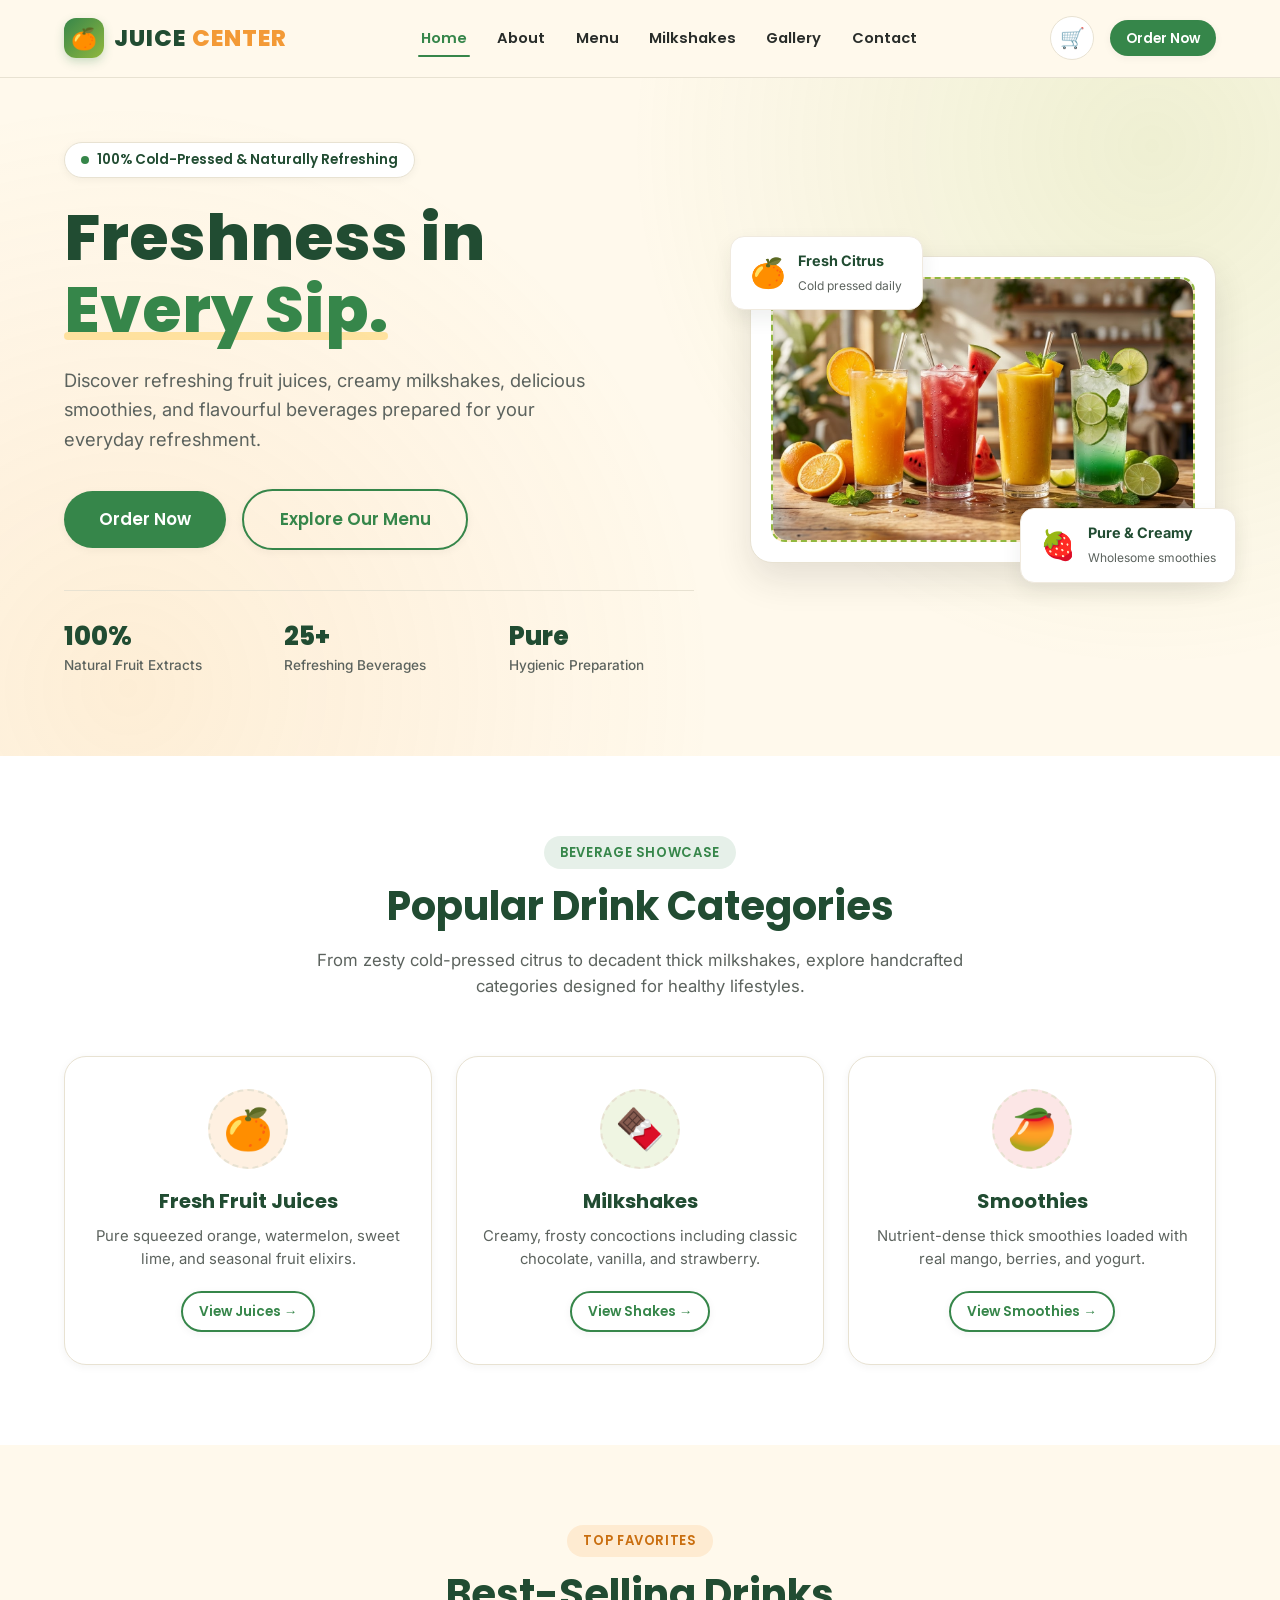
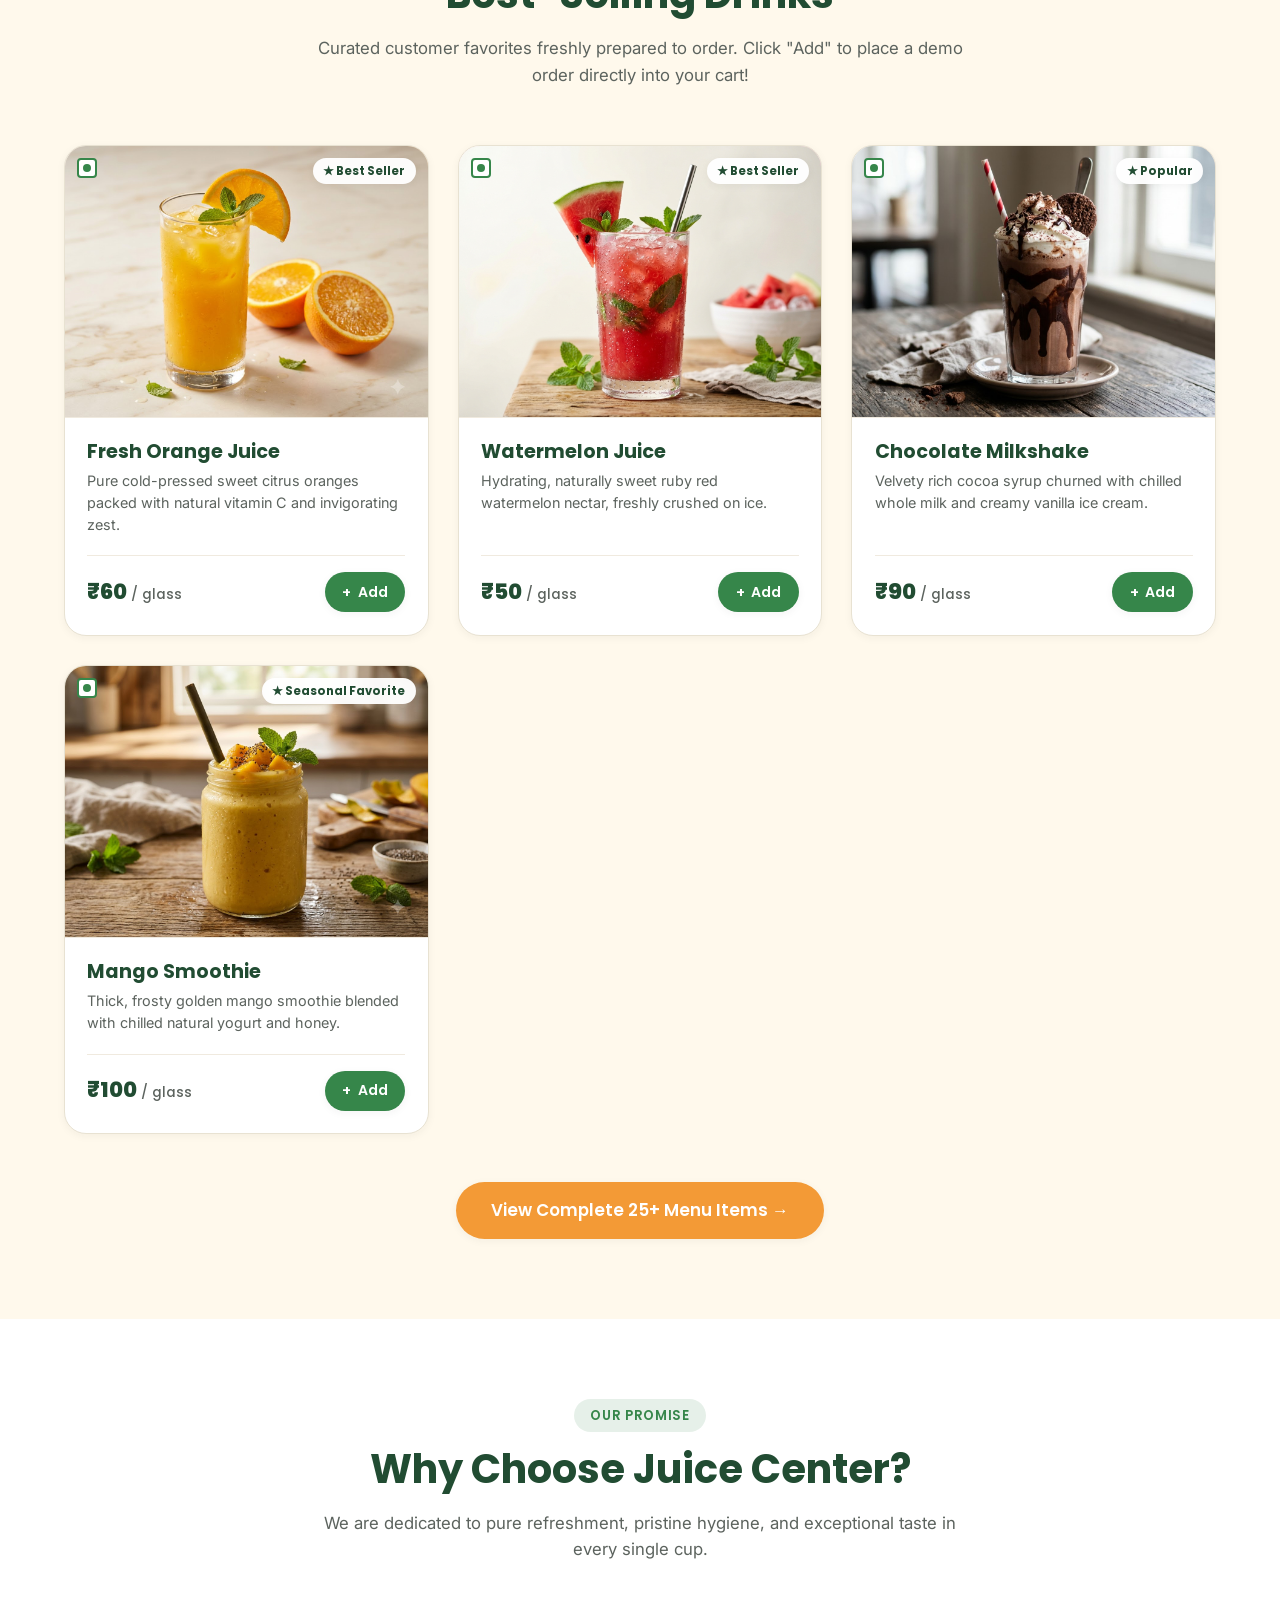
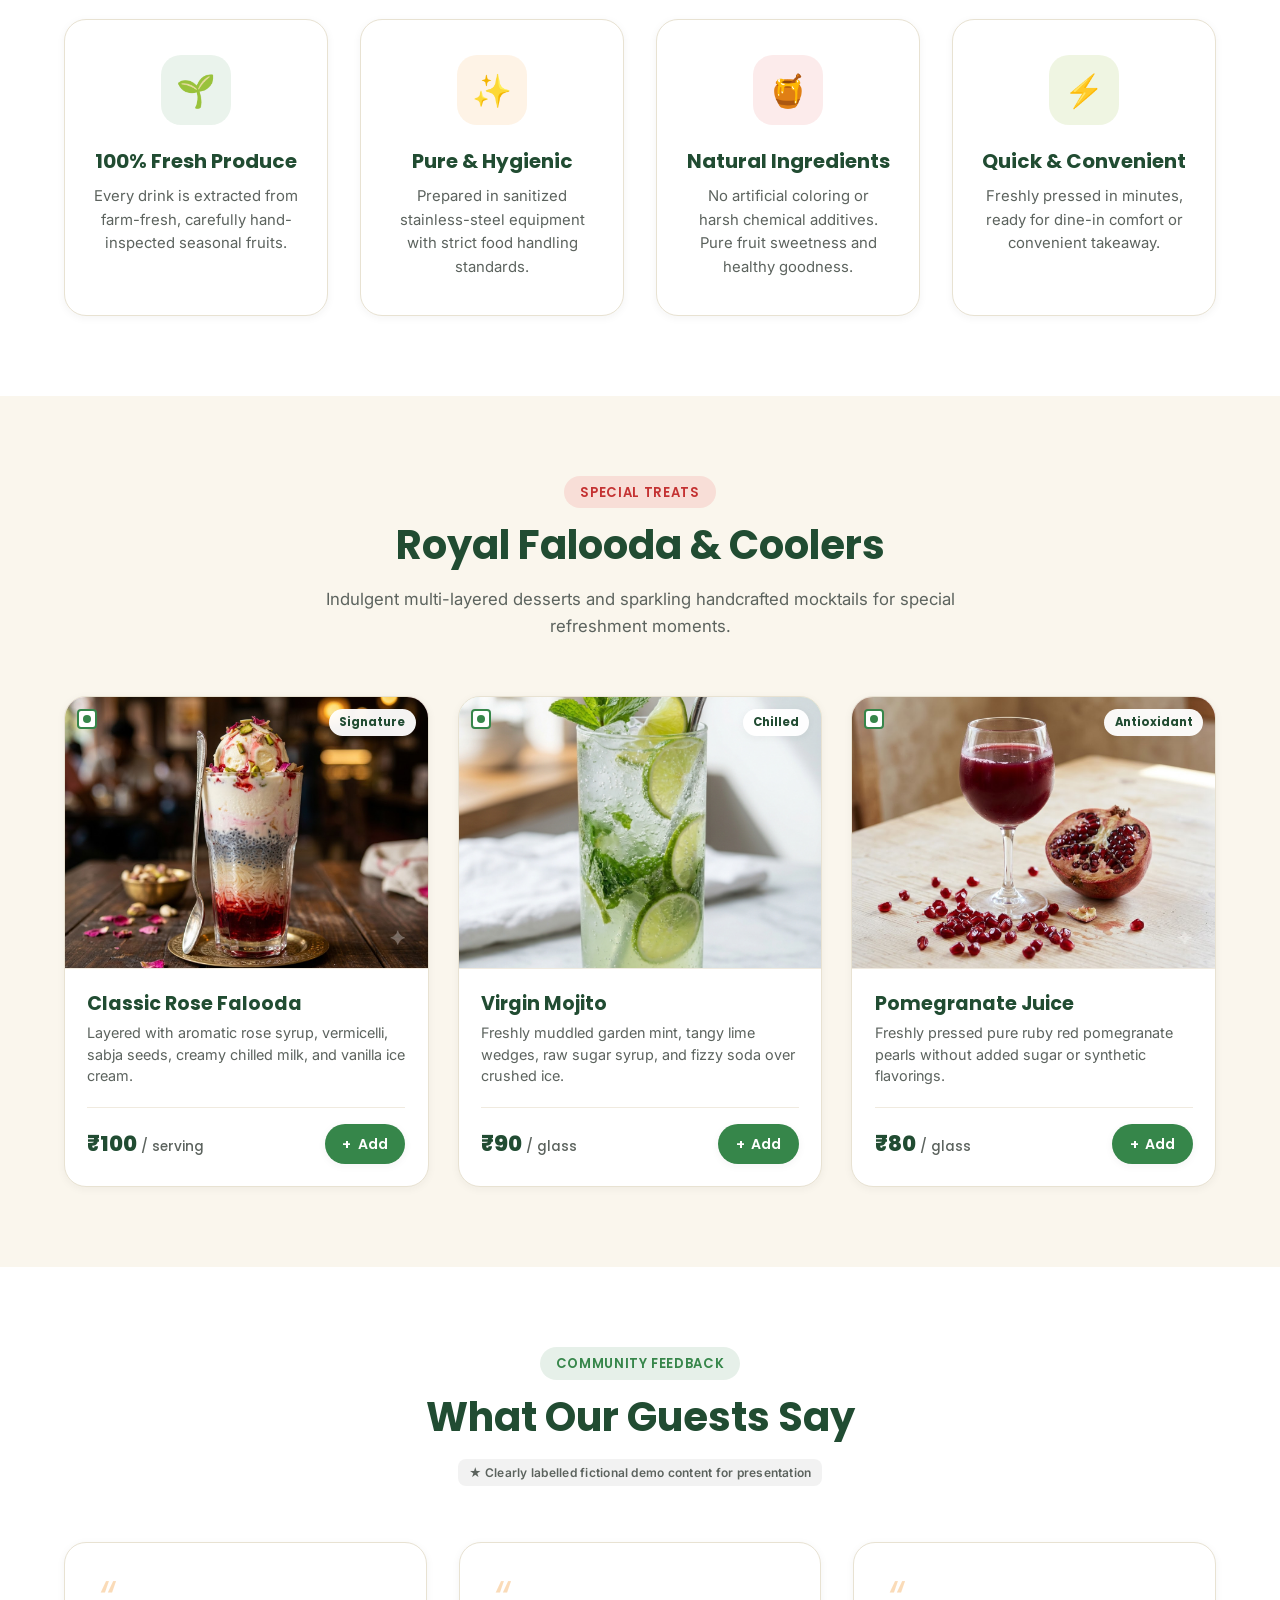
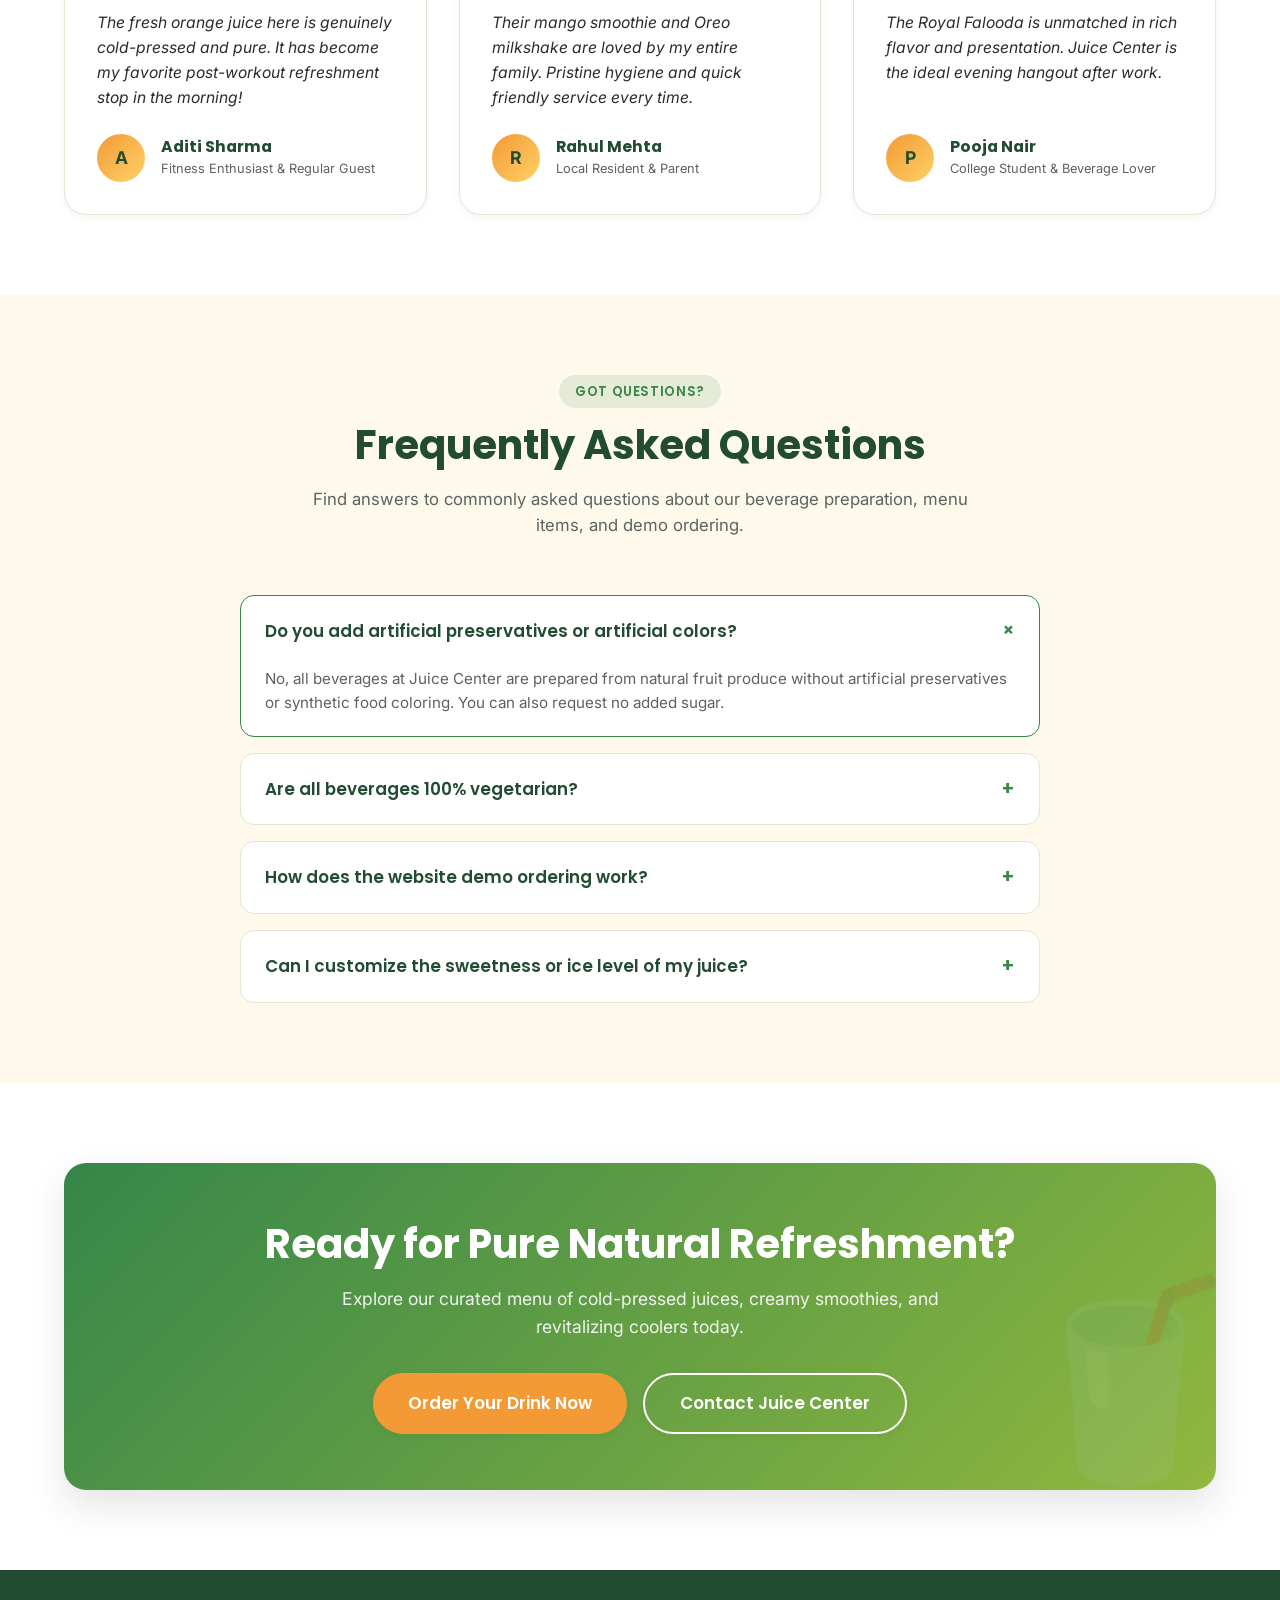
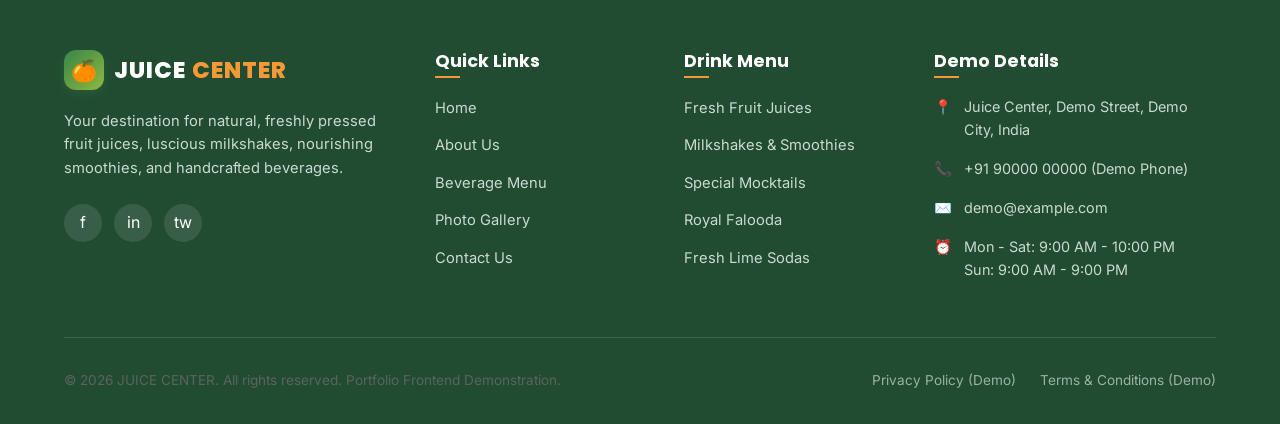
<file: index.html>
<!DOCTYPE html>
<html lang="en">
<head>
  <meta charset="UTF-8">
  <meta name="viewport" content="width=device-width, initial-scale=1.0">
  <title>Juice Center | Freshness in Every Sip</title>
  <meta name="description" content="Discover refreshing fruit juices, creamy milkshakes, delicious smoothies, and flavourful beverages at Juice Center. Freshness in every sip.">
  <meta property="og:title" content="Juice Center | Freshness in Every Sip">
  <meta property="og:description" content="Explore fresh fruit juices, smoothies, shakes, and mocktails prepared with 100% natural ingredients.">
  <meta property="og:type" content="website">

  <!-- Google Fonts -->
  <link rel="preconnect" href="https://fonts.googleapis.com">
  <link rel="preconnect" href="https://fonts.gstatic.com" crossorigin>
  <link href="https://fonts.googleapis.com/css2?family=Inter:wght@400;500;600;700&family=Poppins:wght@600;700;800&display=swap" rel="stylesheet">

  <!-- Main Stylesheet -->
  <link rel="stylesheet" href="css/style.css">
</head>
<body>

  <!-- GLOBAL HEADER -->
  <header class="site-header">
    <div class="container header-container">
      <a href="index.html" class="site-logo" aria-label="Juice Center Home">
        <span class="site-logo-icon">🍊</span>
        <span class="site-logo-text">JUICE <span>CENTER</span></span>
      </a>

      <!-- Desktop & Mobile Navigation Links -->
      <nav class="nav-menu" aria-label="Main Navigation">
        <a href="index.html" class="nav-link active">Home</a>
        <a href="about.html" class="nav-link">About</a>
        <a href="menu.html" class="nav-link">Menu</a>
       
        <a href="milkshakes.html" class="nav-link">Milkshakes</a>
       
        <a href="gallery.html" class="nav-link">Gallery</a>
        <a href="contact.html" class="nav-link">Contact</a>
      </nav>

      <!-- Header Actions -->
      <div class="header-actions">
        <button class="cart-toggle-btn" aria-label="View shopping cart" title="Cart">
          🛒
          <span class="cart-badge" style="display: none;">0</span>
        </button>
        <a href="menu.html" class="btn btn-primary btn-sm">Order Now</a>
        <button class="mobile-nav-toggle" aria-label="Toggle navigation menu">
          <span></span>
          <span></span>
          <span></span>
        </button>
      </div>
    </div>
  </header>

  <main>
    <!-- HERO SECTION -->
    <section class="hero">
      <div class="container">
        <div class="hero-grid">
          <div class="hero-content">
            <div class="hero-badge">
              <span class="hero-badge-dot"></span>
              <span class="hero-badge-text">100% Cold-Pressed &amp; Naturally Refreshing</span>
            </div>
            <h1 class="hero-title">Freshness in <span>Every Sip.</span></h1>
            <p class="hero-description">
              Discover refreshing fruit juices, creamy milkshakes, delicious smoothies, and flavourful beverages prepared for your everyday refreshment.
            </p>
            <div class="hero-actions">
              <a href="menu.html" class="btn btn-primary btn-lg">Order Now</a>
              <a href="menu.html" class="btn btn-outline btn-lg">Explore Our Menu</a>
            </div>
            <div class="hero-stats">
              <div class="stat-item">
                <h3>100%</h3>
                <p>Natural Fruit Extracts</p>
              </div>
              <div class="stat-item">
                <h3>25+</h3>
                <p>Refreshing Beverages</p>
              </div>
              <div class="stat-item">
                <h3>Pure</h3>
                <p>Hygienic Preparation</p>
              </div>
            </div>
          </div>

          <div class="hero-media">
            <div class="hero-card-main">
              <div class="image-placeholder placeholder-hero">
                <img src="assets/images/hero-juice-spread.jpg" alt="Juice Center Beverage Spread" loading="eager" onerror="this.style.display='none'">
                <span class="placeholder-icon" style="font-size: 4rem;">🍹</span>
                <span class="placeholder-label">JUICE CENTER HERO IMAGE</span>
              </div>
            </div>

            <!-- Floating Highlights -->
            <div class="hero-floating-badge badge-top-left">
              <span class="floating-icon">🍊</span>
              <div class="floating-text">
                <strong>Fresh Citrus</strong>
                <span>Cold pressed daily</span>
              </div>
            </div>

            <div class="hero-floating-badge badge-bottom-right">
              <span class="floating-icon">🍓</span>
              <div class="floating-text">
                <strong>Pure &amp; Creamy</strong>
                <span>Wholesome smoothies</span>
              </div>
            </div>
          </div>
        </div>
      </div>
    </section>

    <!-- POPULAR BEVERAGE CATEGORIES -->
    <section class="section section-bg-white">
      <div class="container">
        <div class="section-header">
          <span class="section-tag">Beverage Showcase</span>
          <h2 class="section-title">Popular Drink Categories</h2>
          <p class="section-subtitle">
            From zesty cold-pressed citrus to decadent thick milkshakes, explore handcrafted categories designed for healthy lifestyles.
          </p>
        </div>

        <div class="category-highlight-grid">
          <!-- Fresh Juices Card -->
          <a href="fresh-juices.html" class="category-highlight-card">
            <div class="category-icon-circle" style="background: rgba(243, 154, 54, 0.15);">🍊</div>
            <h3 class="feature-title">Fresh Fruit Juices</h3>
            <p class="feature-text">Pure squeezed orange, watermelon, sweet lime, and seasonal fruit elixirs.</p>
            <span class="btn btn-outline btn-sm" style="margin-top: 1.2rem;">View Juices →</span>
          </a>

          <!-- Milkshakes Card -->
          <a href="milkshakes.html" class="category-highlight-card">
            <div class="category-icon-circle" style="background: rgba(145, 184, 62, 0.15);">🍫</div>
            <h3 class="feature-title">Milkshakes</h3>
            <p class="feature-text">Creamy, frosty concoctions including classic chocolate, vanilla, and strawberry.</p>
            <span class="btn btn-outline btn-sm" style="margin-top: 1.2rem;">View Shakes →</span>
          </a>

          <!-- Smoothies Card -->
          <a href="milkshakes.html" class="category-highlight-card">
            <div class="category-icon-circle" style="background: rgba(230, 91, 91, 0.15);">🥭</div>
            <h3 class="feature-title">Smoothies</h3>
            <p class="feature-text">Nutrient-dense thick smoothies loaded with real mango, berries, and yogurt.</p>
            <span class="btn btn-outline btn-sm" style="margin-top: 1.2rem;">View Smoothies →</span>
          </a>

          <!-- Special Drinks Card -->
          
        </div>
      </div>
    </section>

    <!-- BEST-SELLING DRINKS SECTION -->
    <section class="section section-bg-cream">
      <div class="container">
        <div class="section-header">
          <span class="section-tag tag-orange">Top Favorites</span>
          <h2 class="section-title">Best-Selling Drinks</h2>
          <p class="section-subtitle">
            Curated customer favorites freshly prepared to order. Click "Add" to place a demo order directly into your cart!
          </p>
        </div>

        <div class="beverage-grid" id="homeBestSellers">
          <!-- Beverage Card 1: Fresh Orange Juice -->
          <article class="beverage-card">
            <div class="beverage-card-media">
              <div class="image-placeholder placeholder-orange">
                <img src="assets/images/orange-juice.jpg" alt="Fresh Orange Juice" loading="lazy" onerror="this.style.display='none'">
                <span class="placeholder-icon">🍊</span>
                <span class="placeholder-label">FRESH ORANGE JUICE IMAGE</span>
              </div>
              <span class="beverage-badge-veg" title="Vegetarian"></span>
              <span class="beverage-tag">★ Best Seller</span>
            </div>
            <div class="beverage-card-body">
              <h3 class="beverage-title">Fresh Orange Juice</h3>
              <p class="beverage-desc">Pure cold-pressed sweet citrus oranges packed with natural vitamin C and invigorating zest.</p>
              <div class="beverage-card-footer">
                <div class="beverage-price">₹60 <span>/ glass</span></div>
                <button class="btn btn-add-cart" onclick="addToCart('fj-1')"><span>+</span> Add</button>
              </div>
            </div>
          </article>

          <!-- Beverage Card 2: Watermelon Juice -->
          <article class="beverage-card">
            <div class="beverage-card-media">
              <div class="image-placeholder placeholder-watermelon">
                <img src="assets/images/watermelon-juice.jpg" alt="Watermelon Juice" loading="lazy" onerror="this.style.display='none'">
                <span class="placeholder-icon">🍉</span>
                <span class="placeholder-label">WATERMELON JUICE IMAGE</span>
              </div>
              <span class="beverage-badge-veg" title="Vegetarian"></span>
              <span class="beverage-tag">★ Best Seller</span>
            </div>
            <div class="beverage-card-body">
              <h3 class="beverage-title">Watermelon Juice</h3>
              <p class="beverage-desc">Hydrating, naturally sweet ruby red watermelon nectar, freshly crushed on ice.</p>
              <div class="beverage-card-footer">
                <div class="beverage-price">₹50 <span>/ glass</span></div>
                <button class="btn btn-add-cart" onclick="addToCart('fj-2')"><span>+</span> Add</button>
              </div>
            </div>
          </article>

          <!-- Beverage Card 3: Chocolate Milkshake -->
          <article class="beverage-card">
            <div class="beverage-card-media">
              <div class="image-placeholder placeholder-chocolate">
                <img src="assets/images/chocolate-milkshake.jpg" alt="Chocolate Milkshake" loading="lazy" onerror="this.style.display='none'">
                <span class="placeholder-icon">🍫</span>
                <span class="placeholder-label">CHOCOLATE MILKSHAKE IMAGE</span>
              </div>
              <span class="beverage-badge-veg" title="Vegetarian"></span>
              <span class="beverage-tag">★ Popular</span>
            </div>
            <div class="beverage-card-body">
              <h3 class="beverage-title">Chocolate Milkshake</h3>
              <p class="beverage-desc">Velvety rich cocoa syrup churned with chilled whole milk and creamy vanilla ice cream.</p>
              <div class="beverage-card-footer">
                <div class="beverage-price">₹90 <span>/ glass</span></div>
                <button class="btn btn-add-cart" onclick="addToCart('ms-1')"><span>+</span> Add</button>
              </div>
            </div>
          </article>

          <!-- Beverage Card 4: Mango Smoothie -->
          <article class="beverage-card">
            <div class="beverage-card-media">
              <div class="image-placeholder placeholder-mango">
                <img src="assets/images/mango-smoothie.jpg" alt="Mango Smoothie" loading="lazy" onerror="this.style.display='none'">
                <span class="placeholder-icon">🥭</span>
                <span class="placeholder-label">MANGO SMOOTHIE IMAGE</span>
              </div>
              <span class="beverage-badge-veg" title="Vegetarian"></span>
              <span class="beverage-tag">★ Seasonal Favorite</span>
            </div>
            <div class="beverage-card-body">
              <h3 class="beverage-title">Mango Smoothie</h3>
              <p class="beverage-desc">Thick, frosty golden mango smoothie blended with chilled natural yogurt and honey.</p>
              <div class="beverage-card-footer">
                <div class="beverage-price">₹100 <span>/ glass</span></div>
                <button class="btn btn-add-cart" onclick="addToCart('sm-1')"><span>+</span> Add</button>
              </div>
            </div>
          </article>
        </div>

        <div style="text-align: center; margin-top: 3rem;">
          <a href="menu.html" class="btn btn-secondary btn-lg">View Complete 25+ Menu Items →</a>
        </div>
      </div>
    </section>

    <!-- WHY CHOOSE JUICE CENTER SECTION -->
    <section class="section section-bg-white">
      <div class="container">
        <div class="section-header">
          <span class="section-tag">Our Promise</span>
          <h2 class="section-title">Why Choose Juice Center?</h2>
          <p class="section-subtitle">
            We are dedicated to pure refreshment, pristine hygiene, and exceptional taste in every single cup.
          </p>
        </div>

        <div class="feature-grid">
          <div class="feature-card">
            <div class="feature-icon-wrapper">🌱</div>
            <h3 class="feature-title">100% Fresh Produce</h3>
            <p class="feature-text">Every drink is extracted from farm-fresh, carefully hand-inspected seasonal fruits.</p>
          </div>

          <div class="feature-card">
            <div class="feature-icon-wrapper">✨</div>
            <h3 class="feature-title">Pure &amp; Hygienic</h3>
            <p class="feature-text">Prepared in sanitized stainless-steel equipment with strict food handling standards.</p>
          </div>

          <div class="feature-card">
            <div class="feature-icon-wrapper">🍯</div>
            <h3 class="feature-title">Natural Ingredients</h3>
            <p class="feature-text">No artificial coloring or harsh chemical additives. Pure fruit sweetness and healthy goodness.</p>
          </div>

          <div class="feature-card">
            <div class="feature-icon-wrapper">⚡</div>
            <h3 class="feature-title">Quick &amp; Convenient</h3>
            <p class="feature-text">Freshly pressed in minutes, ready for dine-in comfort or convenient takeaway.</p>
          </div>
        </div>
      </div>
    </section>

    <!-- SEASONAL SPECIALS & FALOODA HIGHLIGHT -->
    <section class="section section-bg-subtle">
      <div class="container">
        <div class="section-header">
          <span class="section-tag tag-watermelon">Special Treats</span>
          <h2 class="section-title">Royal Falooda &amp; Coolers</h2>
          <p class="section-subtitle">
            Indulgent multi-layered desserts and sparkling handcrafted mocktails for special refreshment moments.
          </p>
        </div>

        <div class="beverage-grid">
          <!-- Falooda -->
          <article class="beverage-card">
            <div class="beverage-card-media">
              <div class="image-placeholder placeholder-pomegranate">
                <img src="assets/images/royal-falooda.jpg" alt="Classic Rose Falooda" loading="lazy" onerror="this.style.display='none'">
                <span class="placeholder-icon">🍨</span>
                <span class="placeholder-label">FALOODA IMAGE</span>
              </div>
              <span class="beverage-badge-veg" title="Vegetarian"></span>
              <span class="beverage-tag">Signature</span>
            </div>
            <div class="beverage-card-body">
              <h3 class="beverage-title">Classic Rose Falooda</h3>
              <p class="beverage-desc">Layered with aromatic rose syrup, vermicelli, sabja seeds, creamy chilled milk, and vanilla ice cream.</p>
              <div class="beverage-card-footer">
                <div class="beverage-price">₹100 <span>/ serving</span></div>
                <button class="btn btn-add-cart" onclick="addToCart('fl-1')"><span>+</span> Add</button>
              </div>
            </div>
          </article>

          <!-- Virgin Mojito -->
          <article class="beverage-card">
            <div class="beverage-card-media">
              <div class="image-placeholder placeholder-green">
                <img src="assets/images/virgin-mojito.jpg" alt="Virgin Mojito" loading="lazy" onerror="this.style.display='none'">
                <span class="placeholder-icon">🌱</span>
                <span class="placeholder-label">VIRGIN MOJITO IMAGE</span>
              </div>
              <span class="beverage-badge-veg" title="Vegetarian"></span>
              <span class="beverage-tag">Chilled</span>
            </div>
            <div class="beverage-card-body">
              <h3 class="beverage-title">Virgin Mojito</h3>
              <p class="beverage-desc">Freshly muddled garden mint, tangy lime wedges, raw sugar syrup, and fizzy soda over crushed ice.</p>
              <div class="beverage-card-footer">
                <div class="beverage-price">₹90 <span>/ glass</span></div>
                <button class="btn btn-add-cart" onclick="addToCart('sp-1')"><span>+</span> Add</button>
              </div>
            </div>
          </article>

          <!-- Pomegranate Juice -->
          <article class="beverage-card">
            <div class="beverage-card-media">
              <div class="image-placeholder placeholder-pomegranate">
                <img src="assets/images/pomegranate-juice.jpg" alt="Pomegranate Juice" loading="lazy" onerror="this.style.display='none'">
                <span class="placeholder-icon">🫐</span>
                <span class="placeholder-label">POMEGRANATE JUICE IMAGE</span>
              </div>
              <span class="beverage-badge-veg" title="Vegetarian"></span>
              <span class="beverage-tag">Antioxidant</span>
            </div>
            <div class="beverage-card-body">
              <h3 class="beverage-title">Pomegranate Juice</h3>
              <p class="beverage-desc">Freshly pressed pure ruby red pomegranate pearls without added sugar or synthetic flavorings.</p>
              <div class="beverage-card-footer">
                <div class="beverage-price">₹80 <span>/ glass</span></div>
                <button class="btn btn-add-cart" onclick="addToCart('fj-5')"><span>+</span> Add</button>
              </div>
            </div>
          </article>
        </div>
      </div>
    </section>

    <!-- TESTIMONIALS SECTION (CLEARLY LABELED DEMO CONTENT) -->
    <section class="section section-bg-white">
      <div class="container">
        <div class="section-header">
          <span class="section-tag">Community Feedback</span>
          <h2 class="section-title">What Our Guests Say</h2>
          <p class="section-subtitle">
            <span class="demo-badge">★ Clearly labelled fictional demo content for presentation</span>
          </p>
        </div>

        <div class="testimonial-grid">
          <div class="testimonial-card">
            <p class="testimonial-quote">
              The fresh orange juice here is genuinely cold-pressed and pure. It has become my favorite post-workout refreshment stop in the morning!
            </p>
            <div class="testimonial-author">
              <div class="testimonial-avatar">A</div>
              <div class="author-info">
                <h4>Aditi Sharma</h4>
                <p>Fitness Enthusiast &amp; Regular Guest</p>
              </div>
            </div>
          </div>

          <div class="testimonial-card">
            <p class="testimonial-quote">
              Their mango smoothie and Oreo milkshake are loved by my entire family. Pristine hygiene and quick friendly service every time.
            </p>
            <div class="testimonial-author">
              <div class="testimonial-avatar">R</div>
              <div class="author-info">
                <h4>Rahul Mehta</h4>
                <p>Local Resident &amp; Parent</p>
              </div>
            </div>
          </div>

          <div class="testimonial-card">
            <p class="testimonial-quote">
              The Royal Falooda is unmatched in rich flavor and presentation. Juice Center is the ideal evening hangout after work.
            </p>
            <div class="testimonial-author">
              <div class="testimonial-avatar">P</div>
              <div class="author-info">
                <h4>Pooja Nair</h4>
                <p>College Student &amp; Beverage Lover</p>
              </div>
            </div>
          </div>
        </div>
      </div>
    </section>

    <!-- FREQUENTLY ASKED QUESTIONS SECTION -->
    <section class="section section-bg-cream">
      <div class="container">
        <div class="section-header">
          <span class="section-tag">Got Questions?</span>
          <h2 class="section-title">Frequently Asked Questions</h2>
          <p class="section-subtitle">
            Find answers to commonly asked questions about our beverage preparation, menu items, and demo ordering.
          </p>
        </div>

        <div class="faq-list">
          <div class="faq-item active">
            <button class="faq-question">
              <span>Do you add artificial preservatives or artificial colors?</span>
              <span class="faq-icon">+</span>
            </button>
            <div class="faq-answer">
              <p>No, all beverages at Juice Center are prepared from natural fruit produce without artificial preservatives or synthetic food coloring. You can also request no added sugar.</p>
            </div>
          </div>

          <div class="faq-item">
            <button class="faq-question">
              <span>Are all beverages 100% vegetarian?</span>
              <span class="faq-icon">+</span>
            </button>
            <div class="faq-answer">
              <p>Yes, all juices, shakes, smoothies, and mocktails served at Juice Center are 100% vegetarian. Milkshakes and smoothies utilize dairy milk and yogurt.</p>
            </div>
          </div>

          <div class="faq-item">
            <button class="faq-question">
              <span>How does the website demo ordering work?</span>
              <span class="faq-icon">+</span>
            </button>
            <div class="faq-answer">
              <p>This website is an interactive frontend demonstration for portfolio presentation. You can add drinks to the cart, test quantity updates, and simulate checkout without real payment transactions or data storage.</p>
            </div>
          </div>

          <div class="faq-item">
            <button class="faq-question">
              <span>Can I customize the sweetness or ice level of my juice?</span>
              <span class="faq-icon">+</span>
            </button>
            <div class="faq-answer">
              <p>Absolutely. During ordering or at our counter, you can request drinks with no sugar, raw jaggery, crushed ice, or without ice.</p>
            </div>
          </div>
        </div>
      </div>
    </section>

    <!-- CALL TO ACTION BANNER -->
    <section class="section section-bg-white">
      <div class="container">
        <div class="cta-banner">
          <h2>Ready for Pure Natural Refreshment?</h2>
          <p>
            Explore our curated menu of cold-pressed juices, creamy smoothies, and revitalizing coolers today.
          </p>
          <div class="cta-actions">
            <a href="menu.html" class="btn btn-secondary btn-lg">Order Your Drink Now</a>
            <a href="contact.html" class="btn btn-outline-white btn-lg">Contact Juice Center</a>
          </div>
        </div>
      </div>
    </section>
  </main>

  <!-- GLOBAL FOOTER -->
  <footer class="site-footer">
    <div class="container">
      <div class="footer-grid">
        <!-- Brand Col -->
        <div class="footer-col footer-brand">
          <a href="index.html" class="site-logo">
            <span class="site-logo-icon">🍊</span>
            <span class="site-logo-text">JUICE <span>CENTER</span></span>
          </a>
          <p class="footer-desc">
            Your destination for natural, freshly pressed fruit juices, luscious milkshakes, nourishing smoothies, and handcrafted beverages.
          </p>
          <div class="footer-social-links">
            <a href="#" class="social-icon-btn" aria-label="Facebook">f</a>
            <a href="#" class="social-icon-btn" aria-label="Instagram">in</a>
            <a href="#" class="social-icon-btn" aria-label="Twitter">tw</a>
          </div>
        </div>

        <!-- Quick Links -->
        <div class="footer-col">
          <h4>Quick Links</h4>
          <ul class="footer-links">
            <li><a href="index.html">Home</a></li>
            <li><a href="about.html">About Us</a></li>
            <li><a href="menu.html">Beverage Menu</a></li>
            <li><a href="gallery.html">Photo Gallery</a></li>
            <li><a href="contact.html">Contact Us</a></li>
          </ul>
        </div>

        <!-- Categories -->
        <div class="footer-col">
          <h4>Drink Menu</h4>
          <ul class="footer-links">
            <li><a href="fresh-juices.html">Fresh Fruit Juices</a></li>
            <li><a href="milkshakes.html">Milkshakes &amp; Smoothies</a></li>
            <li><a href="special-drinks.html">Special Mocktails</a></li>
            <li><a href="special-drinks.html">Royal Falooda</a></li>
            <li><a href="special-drinks.html">Fresh Lime Sodas</a></li>
          </ul>
        </div>

        <!-- Contact & Hours -->
        <div class="footer-col">
          <h4>Demo Details</h4>
          <div class="footer-contact-info">
            <div class="footer-contact-item">
              <span>📍</span>
              <span>Juice Center, Demo Street, Demo City, India</span>
            </div>
            <div class="footer-contact-item">
              <span>📞</span>
              <span>+91 90000 00000 (Demo Phone)</span>
            </div>
            <div class="footer-contact-item">
              <span>✉️</span>
              <span>demo@example.com</span>
            </div>
            <div class="footer-contact-item">
              <span>⏰</span>
              <span>Mon - Sat: 9:00 AM - 10:00 PM<br>Sun: 9:00 AM - 9:00 PM</span>
            </div>
          </div>
        </div>
      </div>

      <div class="footer-bottom">
        <p>&copy; 2026 JUICE CENTER. All rights reserved. Portfolio Frontend Demonstration.</p>
        <div class="footer-legal-links">
          <a href="#">Privacy Policy (Demo)</a>
          <a href="#">Terms &amp; Conditions (Demo)</a>
        </div>
      </div>
    </div>
  </footer>

  <!-- SHOPPING CART DRAWER OVERLAY -->
  <div class="cart-overlay" id="cartOverlay"></div>
  <aside class="cart-drawer" id="cartDrawer" aria-label="Shopping Cart">
    <div class="cart-drawer-header">
      <h3><span>🛒</span> Your Beverage Cart</h3>
      <button class="cart-close-btn" id="cartCloseBtn" aria-label="Close cart">✕</button>
    </div>
    <div class="cart-drawer-items" id="cartDrawerItems">
      <!-- Items dynamically populated via JavaScript -->
    </div>
    <div class="cart-drawer-footer">
      <div class="cart-summary-row">
        <span>Subtotal</span>
        <span id="cartSubtotal">₹0</span>
      </div>
      <div class="cart-summary-row">
        <span>Demo Delivery</span>
        <span id="cartDelivery">₹20</span>
      </div>
      <div class="cart-summary-row total-row">
        <span>Demo Total</span>
        <span id="cartGrandTotal">₹0</span>
      </div>
      <button class="btn btn-primary btn-block" id="cartCheckoutBtn">Proceed to Demo Checkout</button>
    </div>
  </aside>

  <!-- DEMO CHECKOUT MODAL -->
  <div class="modal" id="checkoutModal">
    <div class="modal-dialog">
      <button class="modal-close-btn" id="checkoutCloseBtn" aria-label="Close modal">✕</button>
      <div class="modal-header">
        <span class="section-tag">Frontend Demo Only</span>
        <h3>Complete Demo Order</h3>
        <p>No real payments or data transmissions occur.</p>
      </div>
      <div id="modalOrderSummary"></div>
      <form id="checkoutForm">
        <div class="form-group">
          <label class="form-label" for="orderName">Full Name *</label>
          <input type="text" id="orderName" class="form-control" placeholder="e.g. Aditi Sharma" required>
        </div>
        <div class="form-group">
          <label class="form-label" for="orderPhone">Phone Number *</label>
          <input type="tel" id="orderPhone" class="form-control" placeholder="+91 90000 00000" required>
        </div>
        <div class="form-group">
          <label class="form-label" for="orderAddress">Delivery / Pickup Address *</label>
          <textarea id="orderAddress" class="form-control" rows="2" placeholder="Demo Address, Street, City" required></textarea>
        </div>
        <div class="form-group">
          <label class="form-label" for="orderNotes">Special Preparation Instructions</label>
          <input type="text" id="orderNotes" class="form-control" placeholder="e.g. Less ice, no added sugar">
        </div>
        <div style="display: flex; gap: 1rem; margin-top: 1.5rem;">
          <button type="button" class="btn btn-outline" id="checkoutCancelBtn" style="flex: 1;">Cancel</button>
          <button type="submit" class="btn btn-primary" style="flex: 2;">Confirm Demo Order</button>
        </div>
      </form>
    </div>
  </div>

  <!-- DEMO ORDER SUCCESS MODAL -->
  <div class="modal" id="orderSuccessModal">
    <div class="modal-dialog" style="text-align: center;">
      <div style="font-size: 3.5rem; margin-bottom: 1rem;">🎉</div>
      <span class="section-tag">Demo Simulation Confirmed</span>
      <h3 style="margin: 0.5rem 0 1rem 0;">Thank You for Your Order!</h3>
      <p style="margin-bottom: 1.5rem;">
        Your demo order reference is: <strong id="confirmedOrderRef" style="color: var(--color-primary); font-size: 1.1rem;">JC-000000</strong>
      </p>
      <p style="font-size: 0.88rem; color: var(--color-charcoal-muted); margin-bottom: 2rem;">
        This is a frontend demonstration website. No payment has been processed and no actual delivery will be dispatched.
      </p>
      <button class="btn btn-primary btn-block" id="successCloseBtn">Continue Exploring Menu</button>
    </div>
  </div>

  <!-- Back to Top Button -->
  <button class="back-to-top-btn" id="backToTop" aria-label="Back to top">↑</button>

  <!-- Vanilla JavaScript -->
  <script src="js/script.js"></script>
</body>
</html>
</file>
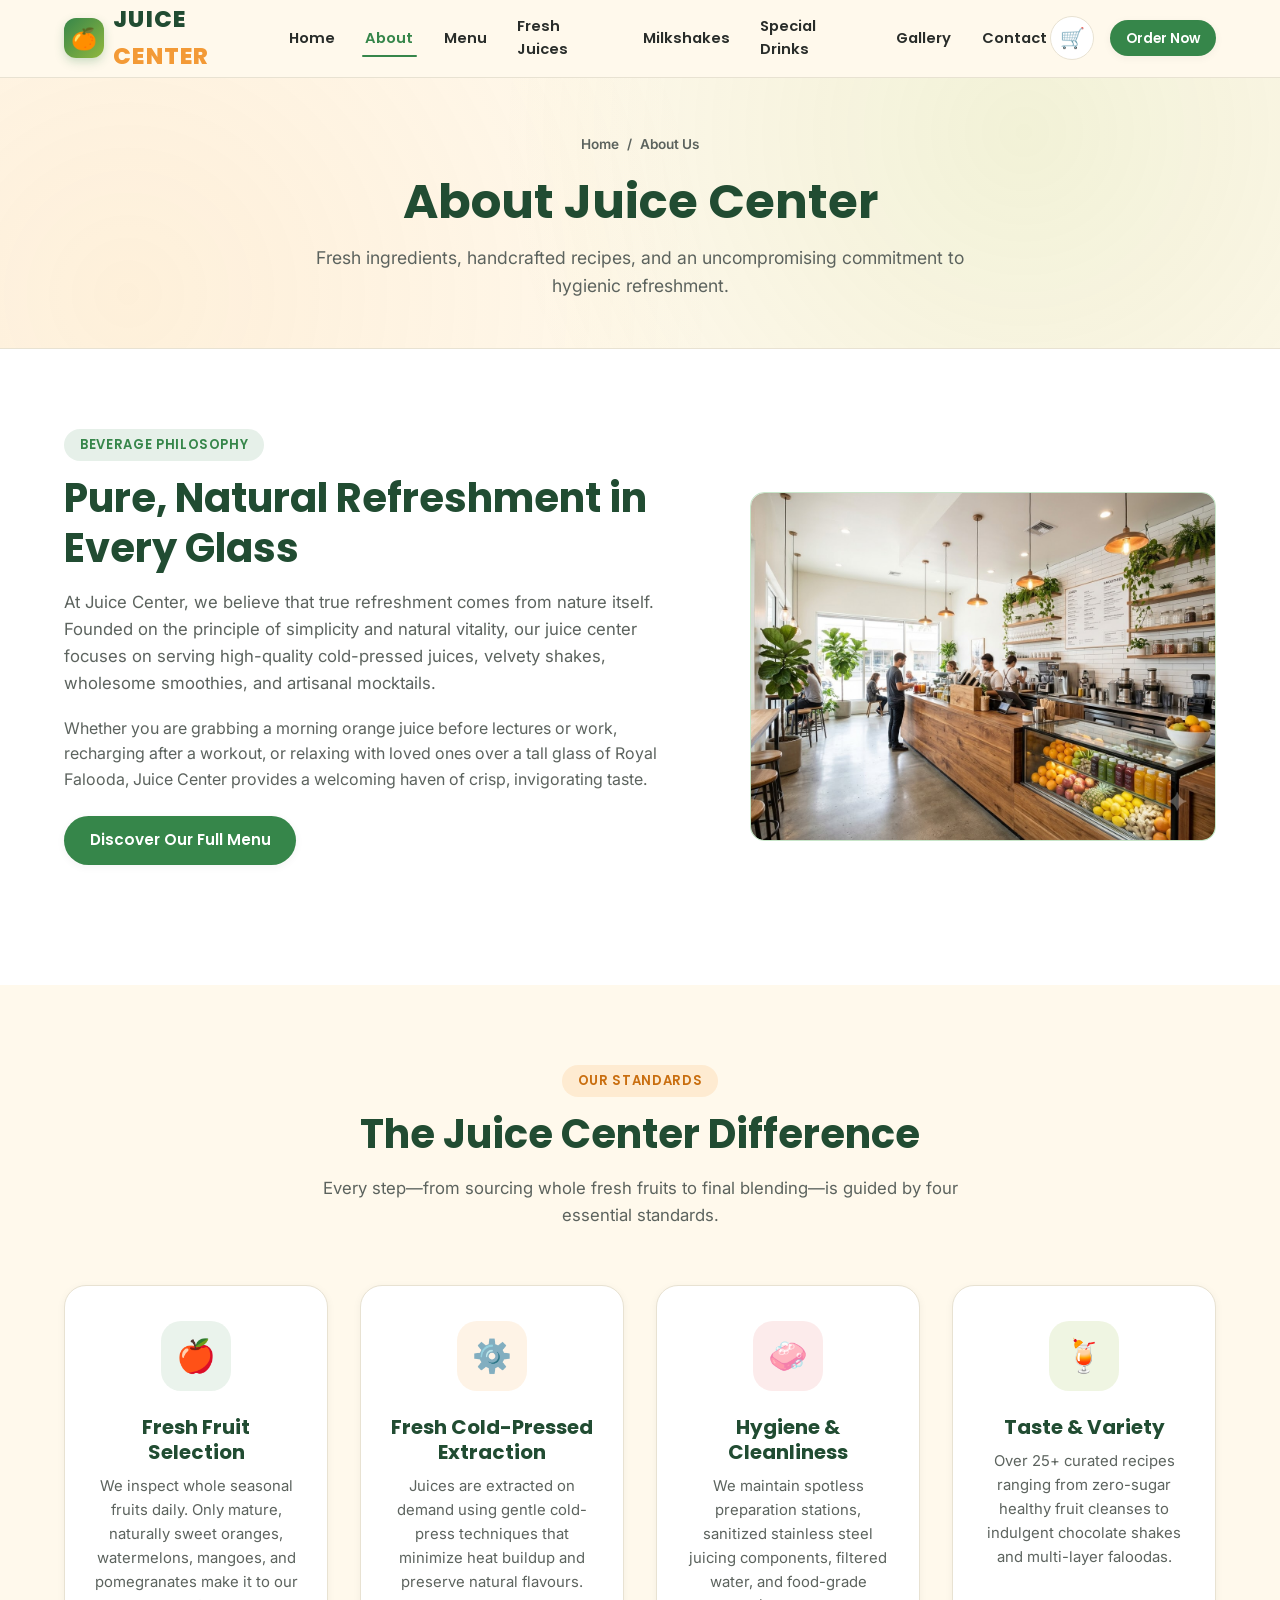
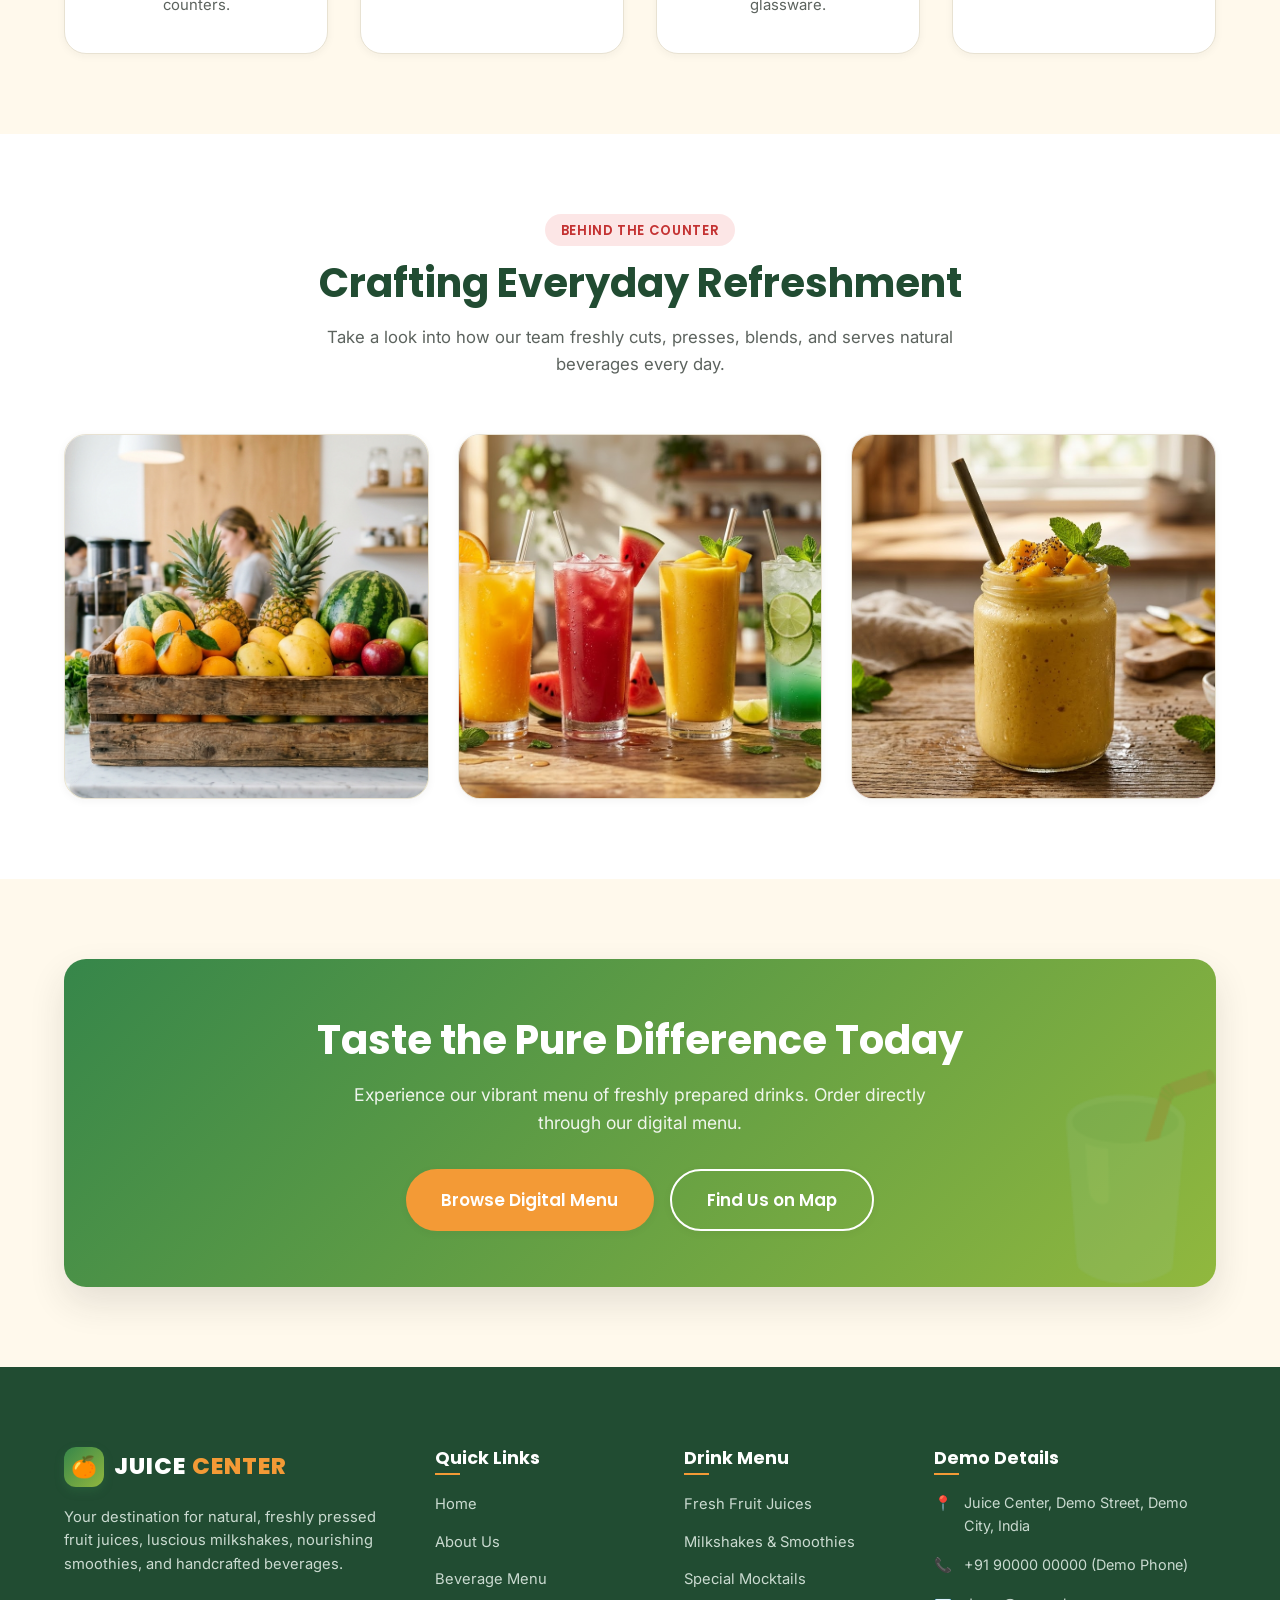
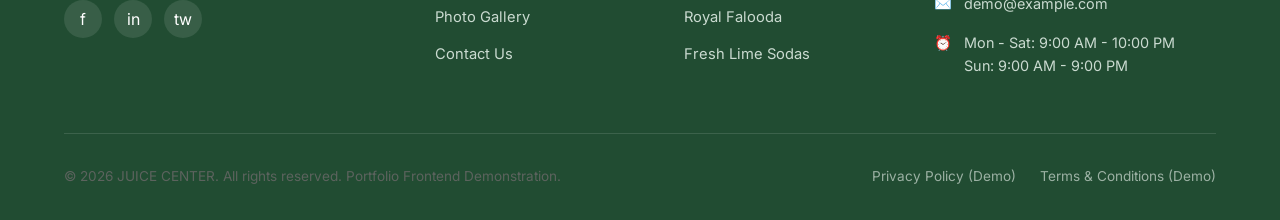
<file: about.html>
<!DOCTYPE html>
<html lang="en">
<head>
  <meta charset="UTF-8">
  <meta name="viewport" content="width=device-width, initial-scale=1.0">
  <title>About Us | Juice Center</title>
  <meta name="description" content="Learn about Juice Center's beverage philosophy, fresh fruit selection, hygienic preparation, and commitment to natural everyday refreshment.">
  <meta property="og:title" content="About Us | Juice Center">
  <meta property="og:description" content="Discover our beverage philosophy, fresh fruit selection, and high standards of cleanliness at Juice Center.">

  <!-- Google Fonts -->
  <link rel="preconnect" href="https://fonts.googleapis.com">
  <link rel="preconnect" href="https://fonts.gstatic.com" crossorigin>
  <link href="https://fonts.googleapis.com/css2?family=Inter:wght@400;500;600;700&family=Poppins:wght@600;700;800&display=swap" rel="stylesheet">

  <link rel="stylesheet" href="css/style.css">
</head>
<body>

  <!-- HEADER -->
  <header class="site-header">
    <div class="container header-container">
      <a href="index.html" class="site-logo" aria-label="Juice Center Home">
        <span class="site-logo-icon">🍊</span>
        <span class="site-logo-text">JUICE <span>CENTER</span></span>
      </a>

      <nav class="nav-menu" aria-label="Main Navigation">
        <a href="index.html" class="nav-link">Home</a>
        <a href="about.html" class="nav-link active">About</a>
        <a href="menu.html" class="nav-link">Menu</a>
        <a href="fresh-juices.html" class="nav-link">Fresh Juices</a>
        <a href="milkshakes.html" class="nav-link">Milkshakes</a>
        <a href="special-drinks.html" class="nav-link">Special Drinks</a>
        <a href="gallery.html" class="nav-link">Gallery</a>
        <a href="contact.html" class="nav-link">Contact</a>
      </nav>

      <div class="header-actions">
        <button class="cart-toggle-btn" aria-label="View shopping cart" title="Cart">
          🛒
          <span class="cart-badge" style="display: none;">0</span>
        </button>
        <a href="menu.html" class="btn btn-primary btn-sm">Order Now</a>
        <button class="mobile-nav-toggle" aria-label="Toggle navigation menu">
          <span></span>
          <span></span>
          <span></span>
        </button>
      </div>
    </div>
  </header>

  <main>
    <!-- PAGE BANNER -->
    <div class="page-banner">
      <div class="container">
        <div class="breadcrumb">
          <a href="index.html">Home</a>
          <span>/</span>
          <span>About Us</span>
        </div>
        <h1>About Juice Center</h1>
        <p>Fresh ingredients, handcrafted recipes, and an uncompromising commitment to hygienic refreshment.</p>
      </div>
    </div>

    <!-- BEVERAGE PHILOSOPHY & ABOUT SECTION -->
    <section class="section section-bg-white">
      <div class="container">
        <div class="hero-grid" style="align-items: center;">
          <div class="hero-content">
            <span class="section-tag">Beverage Philosophy</span>
            <h2 class="section-title">Pure, Natural Refreshment in Every Glass</h2>
            <p style="margin-bottom: 1.2rem; font-size: 1.05rem;">
              At Juice Center, we believe that true refreshment comes from nature itself. Founded on the principle of simplicity and natural vitality, our juice center focuses on serving high-quality cold-pressed juices, velvety shakes, wholesome smoothies, and artisanal mocktails.
            </p>
            <p style="margin-bottom: 1.5rem;">
              Whether you are grabbing a morning orange juice before lectures or work, recharging after a workout, or relaxing with loved ones over a tall glass of Royal Falooda, Juice Center provides a welcoming haven of crisp, invigorating taste.
            </p>
            <div class="hero-actions">
              <a href="menu.html" class="btn btn-primary">Discover Our Full Menu</a>
            </div>
          </div>

          <div class="hero-media">
            <div class="image-placeholder placeholder-green" style="aspect-ratio: 4 / 3;">
              <img src="assets/images/juice-center-interior.jpg" alt="Juice Center Interior" loading="lazy" onerror="this.style.display='none'">
              <span class="placeholder-icon" style="font-size: 3.5rem;">🏪</span>
              <span class="placeholder-label">JUICE CENTER INTERIOR</span>
            </div>
          </div>
        </div>
      </div>
    </section>

    <!-- CORE PILLARS SECTION -->
    <section class="section section-bg-cream">
      <div class="container">
        <div class="section-header">
          <span class="section-tag tag-orange">Our Standards</span>
          <h2 class="section-title">The Juice Center Difference</h2>
          <p class="section-subtitle">
            Every step—from sourcing whole fresh fruits to final blending—is guided by four essential standards.
          </p>
        </div>

        <div class="feature-grid">
          <div class="feature-card">
            <div class="feature-icon-wrapper">🍎</div>
            <h3 class="feature-title">Fresh Fruit Selection</h3>
            <p class="feature-text">
              We inspect whole seasonal fruits daily. Only mature, naturally sweet oranges, watermelons, mangoes, and pomegranates make it to our counters.
            </p>
          </div>

          <div class="feature-card">
            <div class="feature-icon-wrapper">⚙️</div>
            <h3 class="feature-title">Fresh Cold-Pressed Extraction</h3>
            <p class="feature-text">
              Juices are extracted on demand using gentle cold-press techniques that minimize heat buildup and preserve natural flavours.
            </p>
          </div>

          <div class="feature-card">
            <div class="feature-icon-wrapper">🧼</div>
            <h3 class="feature-title">Hygiene &amp; Cleanliness</h3>
            <p class="feature-text">
              We maintain spotless preparation stations, sanitized stainless steel juicing components, filtered water, and food-grade glassware.
            </p>
          </div>

          <div class="feature-card">
            <div class="feature-icon-wrapper">🍹</div>
            <h3 class="feature-title">Taste &amp; Variety</h3>
            <p class="feature-text">
              Over 25+ curated recipes ranging from zero-sugar healthy fruit cleanses to indulgent chocolate shakes and multi-layer faloodas.
            </p>
          </div>
        </div>
      </div>
    </section>

    <!-- PREPARATION SHOWCASE WITH PLACEHOLDERS -->
    <section class="section section-bg-white">
      <div class="container">
        <div class="section-header">
          <span class="section-tag tag-watermelon">Behind the Counter</span>
          <h2 class="section-title">Crafting Everyday Refreshment</h2>
          <p class="section-subtitle">
            Take a look into how our team freshly cuts, presses, blends, and serves natural beverages every day.
          </p>
        </div>

        <div class="gallery-grid">
          <div class="gallery-card" data-title="Fresh Fruit Sorting" data-category="preparation" data-icon="🍍" data-placeholder-class="placeholder-mango" data-label="FRESH FRUIT IMAGE">
            <div class="image-placeholder placeholder-mango">
              <img src="assets/images/fresh-fruit-counter.jpg" alt="Daily Fresh Fruit Display" loading="lazy" onerror="this.style.display='none'">
              <span class="placeholder-icon">🍍</span>
              <span class="placeholder-label">FRESH FRUIT IMAGE</span>
            </div>
            <div class="gallery-overlay">
              <h4>Fresh Fruit Selection</h4>
              <span>Whole seasonal fruits sourced fresh</span>
            </div>
          </div>

          <div class="gallery-card" data-title="Juice Pressing" data-category="preparation" data-icon="🍊" data-placeholder-class="placeholder-orange" data-label="JUICE PREPARATION IMAGE">
            <div class="image-placeholder placeholder-orange">
              <img src="assets/images/hero-juice-spread.jpg" alt="Cold-Press Extraction" loading="lazy" onerror="this.style.display='none'">
              <span class="placeholder-icon">🍊</span>
              <span class="placeholder-label">JUICE PREPARATION IMAGE</span>
            </div>
            <div class="gallery-overlay">
              <h4>Cold Pressing</h4>
              <span>Extracted fresh right upon order</span>
            </div>
          </div>

          <div class="gallery-card" data-title="Smoothie Blending" data-category="preparation" data-icon="🍓" data-placeholder-class="placeholder-berry" data-label="SMOOTHIE IMAGE">
            <div class="image-placeholder placeholder-berry">
              <img src="assets/images/mango-smoothie.jpg" alt="Creamy Whipped Smoothies" loading="lazy" onerror="this.style.display='none'">
              <span class="placeholder-icon">🍓</span>
              <span class="placeholder-label">SMOOTHIE IMAGE</span>
            </div>
            <div class="gallery-overlay">
              <h4>Creamy Blends</h4>
              <span>Thick, rich smoothies with fresh yogurt</span>
            </div>
          </div>
        </div>
      </div>
    </section>

    <!-- CTA BANNER -->
    <section class="section section-bg-cream">
      <div class="container">
        <div class="cta-banner">
          <h2>Taste the Pure Difference Today</h2>
          <p>
            Experience our vibrant menu of freshly prepared drinks. Order directly through our digital menu.
          </p>
          <div class="cta-actions">
            <a href="menu.html" class="btn btn-secondary btn-lg">Browse Digital Menu</a>
            <a href="contact.html" class="btn btn-outline-white btn-lg">Find Us on Map</a>
          </div>
        </div>
      </div>
    </section>
  </main>

  <!-- FOOTER -->
  <footer class="site-footer">
    <div class="container">
      <div class="footer-grid">
        <div class="footer-col footer-brand">
          <a href="index.html" class="site-logo">
            <span class="site-logo-icon">🍊</span>
            <span class="site-logo-text">JUICE <span>CENTER</span></span>
          </a>
          <p class="footer-desc">
            Your destination for natural, freshly pressed fruit juices, luscious milkshakes, nourishing smoothies, and handcrafted beverages.
          </p>
          <div class="footer-social-links">
            <a href="#" class="social-icon-btn" aria-label="Facebook">f</a>
            <a href="#" class="social-icon-btn" aria-label="Instagram">in</a>
            <a href="#" class="social-icon-btn" aria-label="Twitter">tw</a>
          </div>
        </div>

        <div class="footer-col">
          <h4>Quick Links</h4>
          <ul class="footer-links">
            <li><a href="index.html">Home</a></li>
            <li><a href="about.html">About Us</a></li>
            <li><a href="menu.html">Beverage Menu</a></li>
            <li><a href="gallery.html">Photo Gallery</a></li>
            <li><a href="contact.html">Contact Us</a></li>
          </ul>
        </div>

        <div class="footer-col">
          <h4>Drink Menu</h4>
          <ul class="footer-links">
            <li><a href="fresh-juices.html">Fresh Fruit Juices</a></li>
            <li><a href="milkshakes.html">Milkshakes &amp; Smoothies</a></li>
            <li><a href="special-drinks.html">Special Mocktails</a></li>
            <li><a href="special-drinks.html">Royal Falooda</a></li>
            <li><a href="special-drinks.html">Fresh Lime Sodas</a></li>
          </ul>
        </div>

        <div class="footer-col">
          <h4>Demo Details</h4>
          <div class="footer-contact-info">
            <div class="footer-contact-item">
              <span>📍</span>
              <span>Juice Center, Demo Street, Demo City, India</span>
            </div>
            <div class="footer-contact-item">
              <span>📞</span>
              <span>+91 90000 00000 (Demo Phone)</span>
            </div>
            <div class="footer-contact-item">
              <span>✉️</span>
              <span>demo@example.com</span>
            </div>
            <div class="footer-contact-item">
              <span>⏰</span>
              <span>Mon - Sat: 9:00 AM - 10:00 PM<br>Sun: 9:00 AM - 9:00 PM</span>
            </div>
          </div>
        </div>
      </div>

      <div class="footer-bottom">
        <p>&copy; 2026 JUICE CENTER. All rights reserved. Portfolio Frontend Demonstration.</p>
        <div class="footer-legal-links">
          <a href="#">Privacy Policy (Demo)</a>
          <a href="#">Terms &amp; Conditions (Demo)</a>
        </div>
      </div>
    </div>
  </footer>

  <!-- CART DRAWER & MODALS -->
  <div class="cart-overlay" id="cartOverlay"></div>
  <aside class="cart-drawer" id="cartDrawer" aria-label="Shopping Cart">
    <div class="cart-drawer-header">
      <h3><span>🛒</span> Your Beverage Cart</h3>
      <button class="cart-close-btn" id="cartCloseBtn" aria-label="Close cart">✕</button>
    </div>
    <div class="cart-drawer-items" id="cartDrawerItems"></div>
    <div class="cart-drawer-footer">
      <div class="cart-summary-row"><span>Subtotal</span><span id="cartSubtotal">₹0</span></div>
      <div class="cart-summary-row"><span>Demo Delivery</span><span id="cartDelivery">₹20</span></div>
      <div class="cart-summary-row total-row"><span>Demo Total</span><span id="cartGrandTotal">₹0</span></div>
      <button class="btn btn-primary btn-block" id="cartCheckoutBtn">Proceed to Demo Checkout</button>
    </div>
  </aside>

  <!-- Checkout Modal -->
  <div class="modal" id="checkoutModal">
    <div class="modal-dialog">
      <button class="modal-close-btn" id="checkoutCloseBtn" aria-label="Close modal">✕</button>
      <div class="modal-header">
        <span class="section-tag">Frontend Demo Only</span>
        <h3>Complete Demo Order</h3>
        <p>No real payments or data transmissions occur.</p>
      </div>
      <div id="modalOrderSummary"></div>
      <form id="checkoutForm">
        <div class="form-group">
          <label class="form-label" for="orderName">Full Name *</label>
          <input type="text" id="orderName" class="form-control" placeholder="e.g. Aditi Sharma" required>
        </div>
        <div class="form-group">
          <label class="form-label" for="orderPhone">Phone Number *</label>
          <input type="tel" id="orderPhone" class="form-control" placeholder="+91 90000 00000" required>
        </div>
        <div class="form-group">
          <label class="form-label" for="orderAddress">Delivery / Pickup Address *</label>
          <textarea id="orderAddress" class="form-control" rows="2" placeholder="Demo Address, Street, City" required></textarea>
        </div>
        <div class="form-group">
          <label class="form-label" for="orderNotes">Special Preparation Instructions</label>
          <input type="text" id="orderNotes" class="form-control" placeholder="e.g. Less ice, no added sugar">
        </div>
        <div style="display: flex; gap: 1rem; margin-top: 1.5rem;">
          <button type="button" class="btn btn-outline" id="checkoutCancelBtn" style="flex: 1;">Cancel</button>
          <button type="submit" class="btn btn-primary" style="flex: 2;">Confirm Demo Order</button>
        </div>
      </form>
    </div>
  </div>

  <div class="modal" id="orderSuccessModal">
    <div class="modal-dialog" style="text-align: center;">
      <div style="font-size: 3.5rem; margin-bottom: 1rem;">🎉</div>
      <span class="section-tag">Demo Simulation Confirmed</span>
      <h3 style="margin: 0.5rem 0 1rem 0;">Thank You for Your Order!</h3>
      <p style="margin-bottom: 1.5rem;">
        Your demo order reference is: <strong id="confirmedOrderRef" style="color: var(--color-primary); font-size: 1.1rem;">JC-000000</strong>
      </p>
      <button class="btn btn-primary btn-block" id="successCloseBtn">Continue Exploring Menu</button>
    </div>
  </div>

  <button class="back-to-top-btn" id="backToTop" aria-label="Back to top">↑</button>
  <script src="js/script.js"></script>
</body>
</html>
</file>
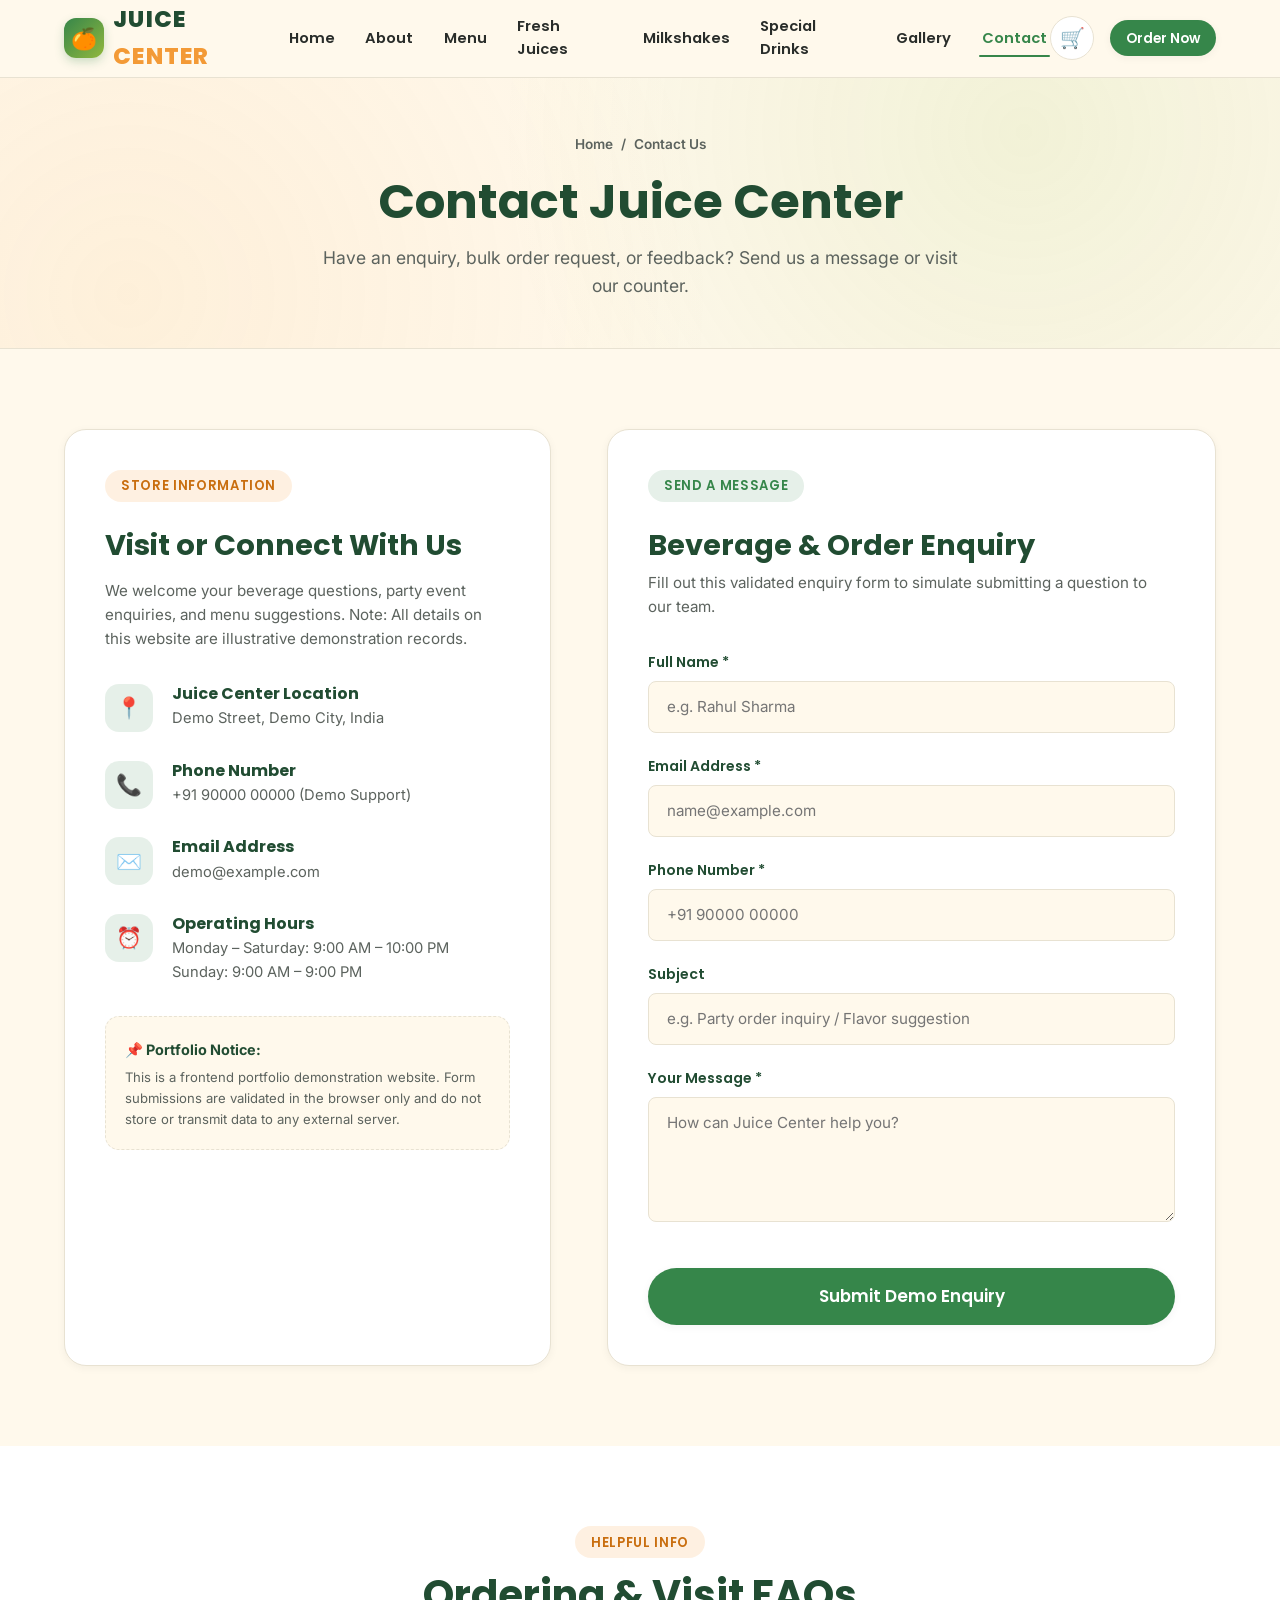
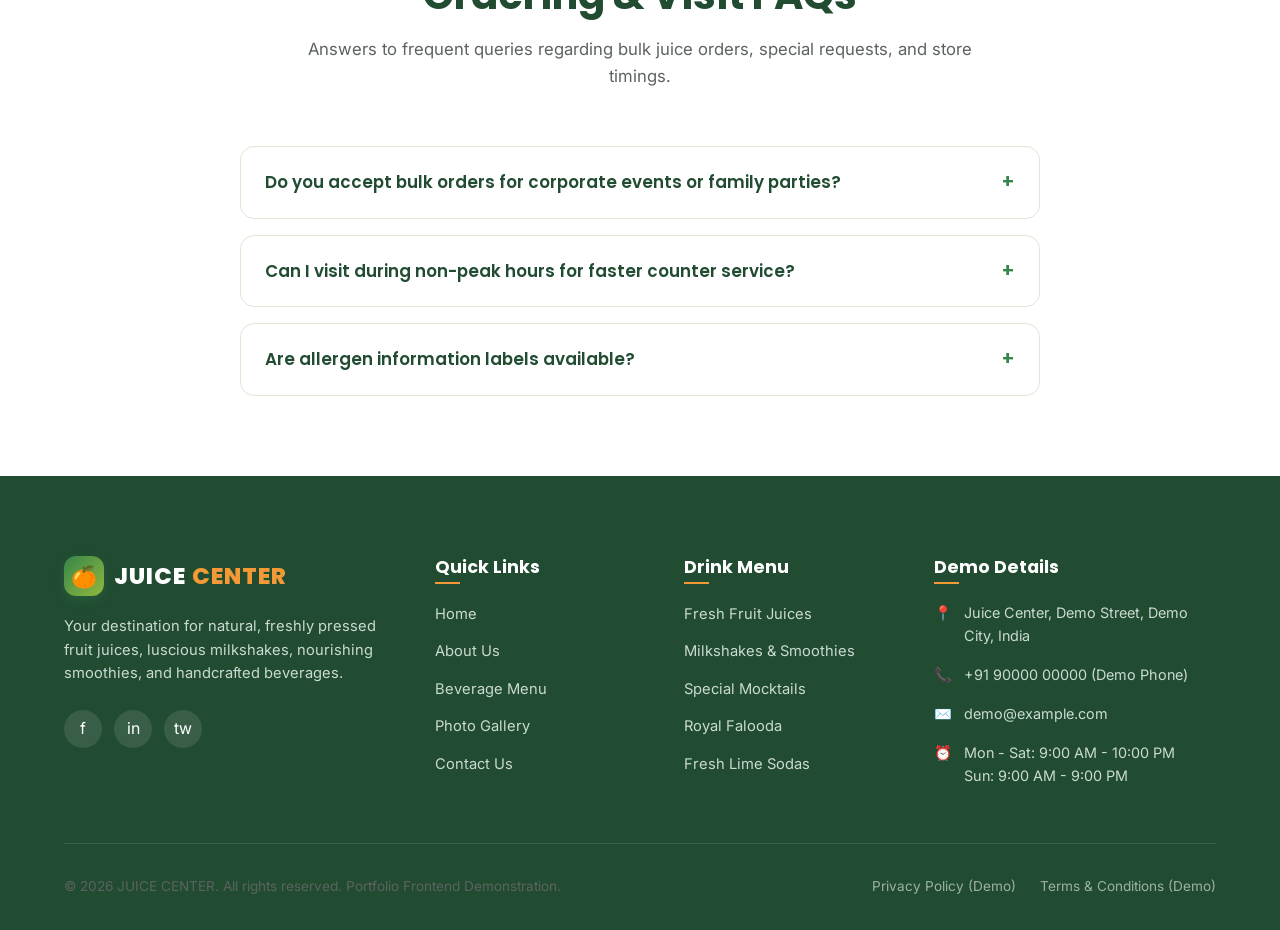
<file: contact.html>
<!DOCTYPE html>
<html lang="en">
<head>
  <meta charset="UTF-8">
  <meta name="viewport" content="width=device-width, initial-scale=1.0">
  <title>Contact &amp; Enquiry | Juice Center</title>
  <meta name="description" content="Get in touch with Juice Center for bulk orders, party catering enquiries, and feedback. Check our opening hours and demo store details.">
  <meta property="og:title" content="Contact &amp; Enquiry | Juice Center">
  <meta property="og:description" content="Reach out to Juice Center for beverage enquiries, opening hours, and location information.">

  <!-- Google Fonts -->
  <link rel="preconnect" href="https://fonts.googleapis.com">
  <link rel="preconnect" href="https://fonts.gstatic.com" crossorigin>
  <link href="https://fonts.googleapis.com/css2?family=Inter:wght@400;500;600;700&family=Poppins:wght@600;700;800&display=swap" rel="stylesheet">

  <link rel="stylesheet" href="css/style.css">
</head>
<body>

  <!-- HEADER -->
  <header class="site-header">
    <div class="container header-container">
      <a href="index.html" class="site-logo" aria-label="Juice Center Home">
        <span class="site-logo-icon">🍊</span>
        <span class="site-logo-text">JUICE <span>CENTER</span></span>
      </a>

      <nav class="nav-menu" aria-label="Main Navigation">
        <a href="index.html" class="nav-link">Home</a>
        <a href="about.html" class="nav-link">About</a>
        <a href="menu.html" class="nav-link">Menu</a>
        <a href="fresh-juices.html" class="nav-link">Fresh Juices</a>
        <a href="milkshakes.html" class="nav-link">Milkshakes</a>
        <a href="special-drinks.html" class="nav-link">Special Drinks</a>
        <a href="gallery.html" class="nav-link">Gallery</a>
        <a href="contact.html" class="nav-link active">Contact</a>
      </nav>

      <div class="header-actions">
        <button class="cart-toggle-btn" aria-label="View shopping cart" title="Cart">
          🛒
          <span class="cart-badge" style="display: none;">0</span>
        </button>
        <a href="menu.html" class="btn btn-primary btn-sm">Order Now</a>
        <button class="mobile-nav-toggle" aria-label="Toggle navigation menu">
          <span></span>
          <span></span>
          <span></span>
        </button>
      </div>
    </div>
  </header>

  <main>
    <!-- PAGE BANNER -->
    <div class="page-banner">
      <div class="container">
        <div class="breadcrumb">
          <a href="index.html">Home</a>
          <span>/</span>
          <span>Contact Us</span>
        </div>
        <h1>Contact Juice Center</h1>
        <p>Have an enquiry, bulk order request, or feedback? Send us a message or visit our counter.</p>
      </div>
    </div>

    <!-- CONTACT GRID & FORM -->
    <section class="section section-bg-cream">
      <div class="container">
        <div class="contact-grid">

          <!-- Left Column: Info & Hours -->
          <div class="contact-info-card">
            <span class="section-tag tag-orange">Store Information</span>
            <h2 style="font-size: 1.8rem; margin: 0.8rem 0 1rem 0;">Visit or Connect With Us</h2>
            <p style="color: var(--color-charcoal-muted); font-size: 0.95rem;">
              We welcome your beverage questions, party event enquiries, and menu suggestions. Note: All details on this website are illustrative demonstration records.
            </p>

            <div class="contact-details-list">
              <div class="contact-detail-item">
                <div class="contact-detail-icon">📍</div>
                <div class="contact-detail-text">
                  <h4>Juice Center Location</h4>
                  <p>Demo Street, Demo City, India</p>
                </div>
              </div>

              <div class="contact-detail-item">
                <div class="contact-detail-icon">📞</div>
                <div class="contact-detail-text">
                  <h4>Phone Number</h4>
                  <p>+91 90000 00000 (Demo Support)</p>
                </div>
              </div>

              <div class="contact-detail-item">
                <div class="contact-detail-icon">✉️</div>
                <div class="contact-detail-text">
                  <h4>Email Address</h4>
                  <p>demo@example.com</p>
                </div>
              </div>

              <div class="contact-detail-item">
                <div class="contact-detail-icon">⏰</div>
                <div class="contact-detail-text">
                  <h4>Operating Hours</h4>
                  <p>Monday – Saturday: 9:00 AM – 10:00 PM<br>Sunday: 9:00 AM – 9:00 PM</p>
                </div>
              </div>
            </div>

            <div style="background: var(--color-cream); padding: 1.2rem; border-radius: var(--radius-md); border: 1px dashed var(--color-border);">
              <strong style="color: var(--color-primary-dark); font-size: 0.9rem;">📌 Portfolio Notice:</strong>
              <p style="font-size: 0.82rem; margin-top: 0.3rem; color: var(--color-charcoal-muted);">
                This is a frontend portfolio demonstration website. Form submissions are validated in the browser only and do not store or transmit data to any external server.
              </p>
            </div>
          </div>

          <!-- Right Column: Enquiry Form -->
          <div class="contact-form-card">
            <span class="section-tag">Send a Message</span>
            <h2 style="font-size: 1.8rem; margin: 0.8rem 0 0.5rem 0;">Beverage &amp; Order Enquiry</h2>
            <p style="color: var(--color-charcoal-muted); margin-bottom: 2rem; font-size: 0.95rem;">
              Fill out this validated enquiry form to simulate submitting a question to our team.
            </p>

            <!-- Success notification box -->
            <div id="contactSuccessNotice" style="display: none; background: #E8F5E9; border-left: 4px solid var(--color-primary); padding: 1rem 1.25rem; border-radius: var(--radius-sm); margin-bottom: 1.5rem; color: #1e4620; font-size: 0.92rem;">
              ✅ <strong>Thank you!</strong> Your message has been received in frontend demo mode.
            </div>

            <form id="contactEnquiryForm" novalidate>
              <div class="form-group">
                <label class="form-label" for="contactName">Full Name *</label>
                <input type="text" id="contactName" class="form-control" placeholder="e.g. Rahul Sharma" required>
                <div class="form-error">Please enter your name.</div>
              </div>

              <div class="form-group">
                <label class="form-label" for="contactEmail">Email Address *</label>
                <input type="email" id="contactEmail" class="form-control" placeholder="name@example.com" required>
                <div class="form-error">Please enter a valid email address.</div>
              </div>

              <div class="form-group">
                <label class="form-label" for="contactPhone">Phone Number *</label>
                <input type="tel" id="contactPhone" class="form-control" placeholder="+91 90000 00000" required>
                <div class="form-error">Please enter a valid phone number.</div>
              </div>

              <div class="form-group">
                <label class="form-label" for="contactSubject">Subject</label>
                <input type="text" id="contactSubject" class="form-control" placeholder="e.g. Party order inquiry / Flavor suggestion">
              </div>

              <div class="form-group">
                <label class="form-label" for="contactMessage">Your Message *</label>
                <textarea id="contactMessage" class="form-control" rows="4" placeholder="How can Juice Center help you?" required></textarea>
                <div class="form-error">Please write your enquiry message.</div>
              </div>

              <button type="submit" class="btn btn-primary btn-block btn-lg" style="margin-top: 1rem;">
                Submit Demo Enquiry
              </button>
            </form>
          </div>

        </div>
      </div>
    </section>

    <!-- FREQUENTLY ASKED QUESTIONS SECTION -->
    <section class="section section-bg-white">
      <div class="container">
        <div class="section-header">
          <span class="section-tag tag-orange">Helpful Info</span>
          <h2 class="section-title">Ordering &amp; Visit FAQs</h2>
          <p class="section-subtitle">
            Answers to frequent queries regarding bulk juice orders, special requests, and store timings.
          </p>
        </div>

        <div class="faq-list">
          <div class="faq-item">
            <button class="faq-question">
              <span>Do you accept bulk orders for corporate events or family parties?</span>
              <span class="faq-icon">+</span>
            </button>
            <div class="faq-answer">
              <p>Yes! In real operations, fresh juices, shakes, and mocktails can be arranged in convenient sealed packaging with advance notice. For this demo site, use the enquiry form above to simulate bulk booking requests.</p>
            </div>
          </div>

          <div class="faq-item">
            <button class="faq-question">
              <span>Can I visit during non-peak hours for faster counter service?</span>
              <span class="faq-icon">+</span>
            </button>
            <div class="faq-answer">
              <p>Morning slots between 9:00 AM and 11:30 AM and late afternoon slots between 3:00 PM and 5:00 PM are generally calm and ideal for quick takeaway.</p>
            </div>
          </div>

          <div class="faq-item">
            <button class="faq-question">
              <span>Are allergen information labels available?</span>
              <span class="faq-icon">+</span>
            </button>
            <div class="faq-answer">
              <p>All our milkshakes and faloodas contain dairy products. Certain specials and faloodas also contain tree nuts and seeds. All pure fruit juices are dairy-free and nut-free.</p>
            </div>
          </div>
        </div>
      </div>
    </section>
  </main>

  <!-- FOOTER -->
  <footer class="site-footer">
    <div class="container">
      <div class="footer-grid">
        <div class="footer-col footer-brand">
          <a href="index.html" class="site-logo">
            <span class="site-logo-icon">🍊</span>
            <span class="site-logo-text">JUICE <span>CENTER</span></span>
          </a>
          <p class="footer-desc">
            Your destination for natural, freshly pressed fruit juices, luscious milkshakes, nourishing smoothies, and handcrafted beverages.
          </p>
          <div class="footer-social-links">
            <a href="#" class="social-icon-btn" aria-label="Facebook">f</a>
            <a href="#" class="social-icon-btn" aria-label="Instagram">in</a>
            <a href="#" class="social-icon-btn" aria-label="Twitter">tw</a>
          </div>
        </div>

        <div class="footer-col">
          <h4>Quick Links</h4>
          <ul class="footer-links">
            <li><a href="index.html">Home</a></li>
            <li><a href="about.html">About Us</a></li>
            <li><a href="menu.html">Beverage Menu</a></li>
            <li><a href="gallery.html">Photo Gallery</a></li>
            <li><a href="contact.html">Contact Us</a></li>
          </ul>
        </div>

        <div class="footer-col">
          <h4>Drink Menu</h4>
          <ul class="footer-links">
            <li><a href="fresh-juices.html">Fresh Fruit Juices</a></li>
            <li><a href="milkshakes.html">Milkshakes &amp; Smoothies</a></li>
            <li><a href="special-drinks.html">Special Mocktails</a></li>
            <li><a href="special-drinks.html">Royal Falooda</a></li>
            <li><a href="special-drinks.html">Fresh Lime Sodas</a></li>
          </ul>
        </div>

        <div class="footer-col">
          <h4>Demo Details</h4>
          <div class="footer-contact-info">
            <div class="footer-contact-item">
              <span>📍</span>
              <span>Juice Center, Demo Street, Demo City, India</span>
            </div>
            <div class="footer-contact-item">
              <span>📞</span>
              <span>+91 90000 00000 (Demo Phone)</span>
            </div>
            <div class="footer-contact-item">
              <span>✉️</span>
              <span>demo@example.com</span>
            </div>
            <div class="footer-contact-item">
              <span>⏰</span>
              <span>Mon - Sat: 9:00 AM - 10:00 PM<br>Sun: 9:00 AM - 9:00 PM</span>
            </div>
          </div>
        </div>
      </div>

      <div class="footer-bottom">
        <p>&copy; 2026 JUICE CENTER. All rights reserved. Portfolio Frontend Demonstration.</p>
        <div class="footer-legal-links">
          <a href="#">Privacy Policy (Demo)</a>
          <a href="#">Terms &amp; Conditions (Demo)</a>
        </div>
      </div>
    </div>
  </footer>

  <!-- CART DRAWER & CHECKOUT MODALS -->
  <div class="cart-overlay" id="cartOverlay"></div>
  <aside class="cart-drawer" id="cartDrawer" aria-label="Shopping Cart">
    <div class="cart-drawer-header">
      <h3><span>🛒</span> Your Beverage Cart</h3>
      <button class="cart-close-btn" id="cartCloseBtn" aria-label="Close cart">✕</button>
    </div>
    <div class="cart-drawer-items" id="cartDrawerItems"></div>
    <div class="cart-drawer-footer">
      <div class="cart-summary-row"><span>Subtotal</span><span id="cartSubtotal">₹0</span></div>
      <div class="cart-summary-row"><span>Demo Delivery</span><span id="cartDelivery">₹20</span></div>
      <div class="cart-summary-row total-row"><span>Demo Total</span><span id="cartGrandTotal">₹0</span></div>
      <button class="btn btn-primary btn-block" id="cartCheckoutBtn">Proceed to Demo Checkout</button>
    </div>
  </aside>

  <div class="modal" id="checkoutModal">
    <div class="modal-dialog">
      <button class="modal-close-btn" id="checkoutCloseBtn" aria-label="Close modal">✕</button>
      <div class="modal-header">
        <span class="section-tag">Frontend Demo Only</span>
        <h3>Complete Demo Order</h3>
        <p>No real payments or data transmissions occur.</p>
      </div>
      <div id="modalOrderSummary"></div>
      <form id="checkoutForm">
        <div class="form-group">
          <label class="form-label" for="orderName">Full Name *</label>
          <input type="text" id="orderName" class="form-control" placeholder="e.g. Aditi Sharma" required>
        </div>
        <div class="form-group">
          <label class="form-label" for="orderPhone">Phone Number *</label>
          <input type="tel" id="orderPhone" class="form-control" placeholder="+91 90000 00000" required>
        </div>
        <div class="form-group">
          <label class="form-label" for="orderAddress">Delivery / Pickup Address *</label>
          <textarea id="orderAddress" class="form-control" rows="2" placeholder="Demo Address, Street, City" required></textarea>
        </div>
        <div class="form-group">
          <label class="form-label" for="orderNotes">Special Preparation Instructions</label>
          <input type="text" id="orderNotes" class="form-control" placeholder="e.g. Less ice, no added sugar">
        </div>
        <div style="display: flex; gap: 1rem; margin-top: 1.5rem;">
          <button type="button" class="btn btn-outline" id="checkoutCancelBtn" style="flex: 1;">Cancel</button>
          <button type="submit" class="btn btn-primary" style="flex: 2;">Confirm Demo Order</button>
        </div>
      </form>
    </div>
  </div>

  <div class="modal" id="orderSuccessModal">
    <div class="modal-dialog" style="text-align: center;">
      <div style="font-size: 3.5rem; margin-bottom: 1rem;">🎉</div>
      <span class="section-tag">Demo Simulation Confirmed</span>
      <h3 style="margin: 0.5rem 0 1rem 0;">Thank You for Your Order!</h3>
      <p style="margin-bottom: 1.5rem;">
        Your demo order reference is: <strong id="confirmedOrderRef" style="color: var(--color-primary); font-size: 1.1rem;">JC-000000</strong>
      </p>
      <button class="btn btn-primary btn-block" id="successCloseBtn">Continue Exploring Menu</button>
    </div>
  </div>

  <button class="back-to-top-btn" id="backToTop" aria-label="Back to top">↑</button>
  <script src="js/script.js"></script>
</body>
</html>
</file>
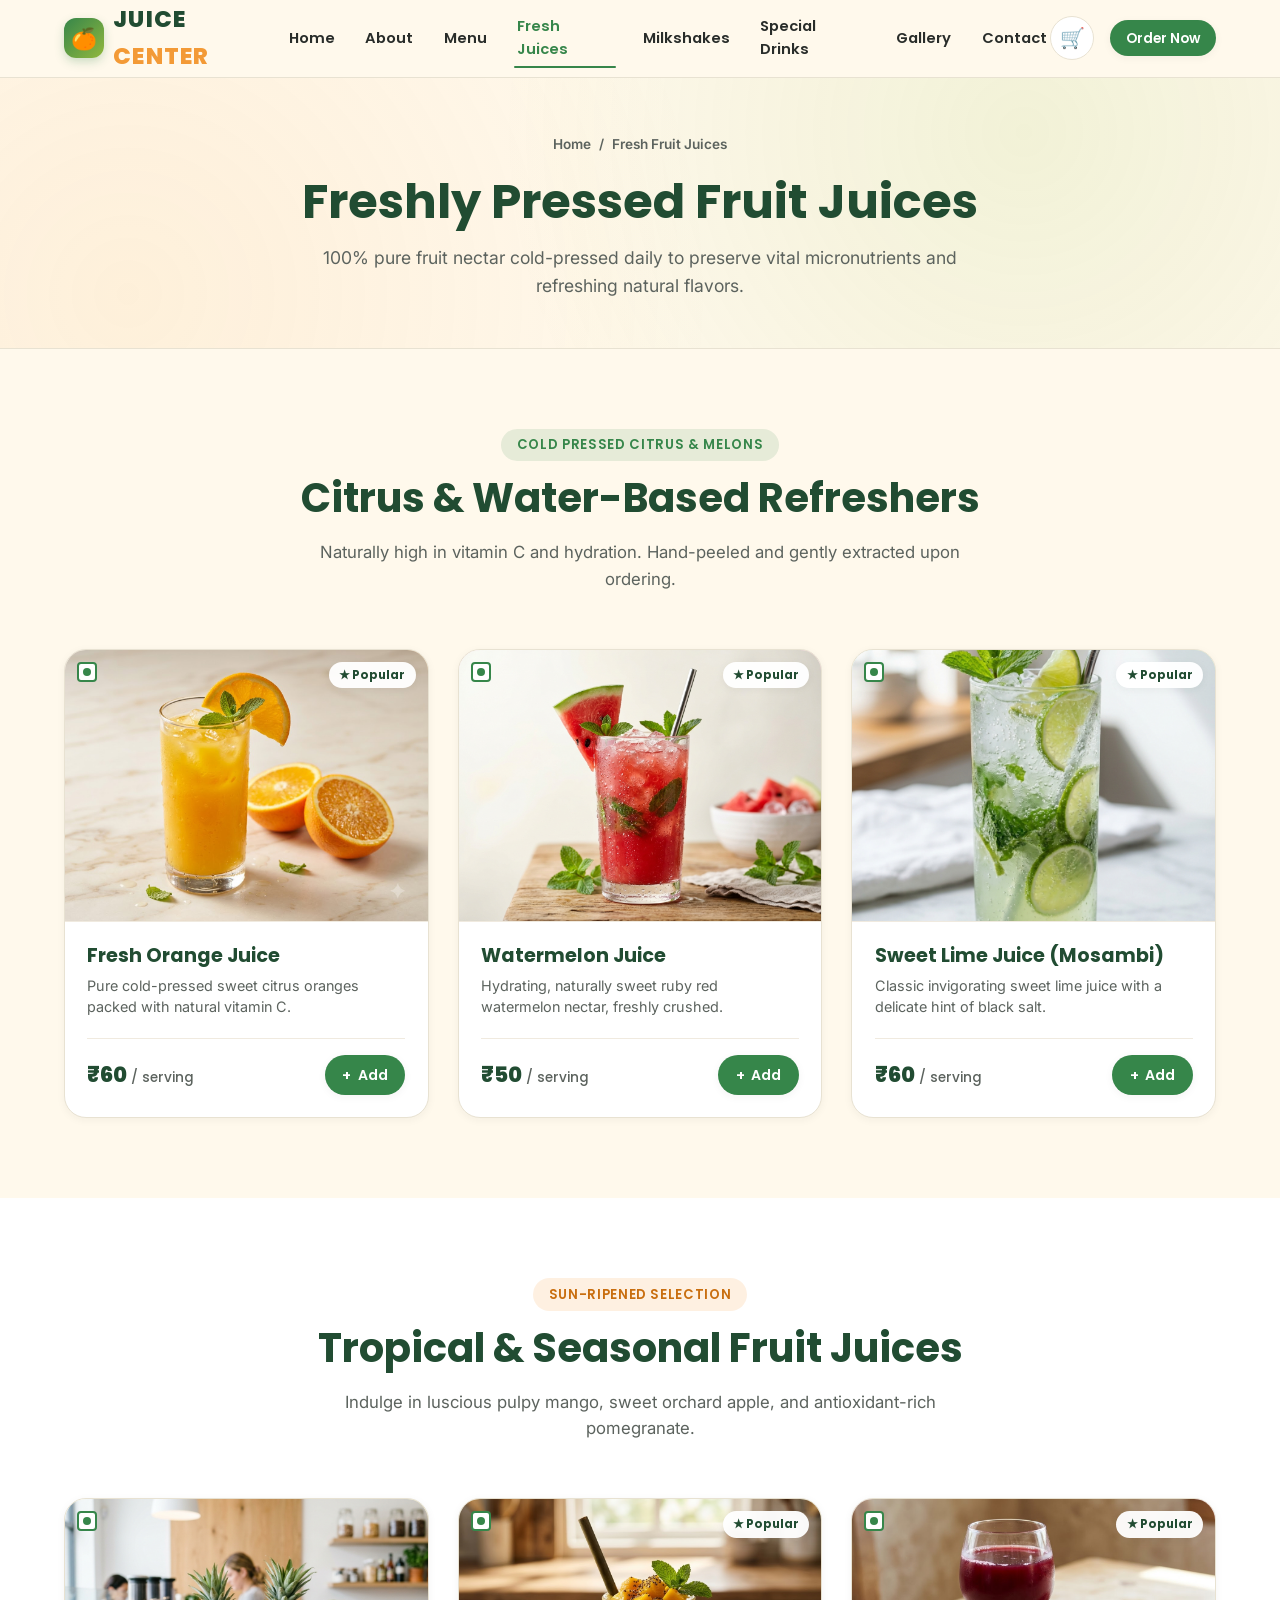
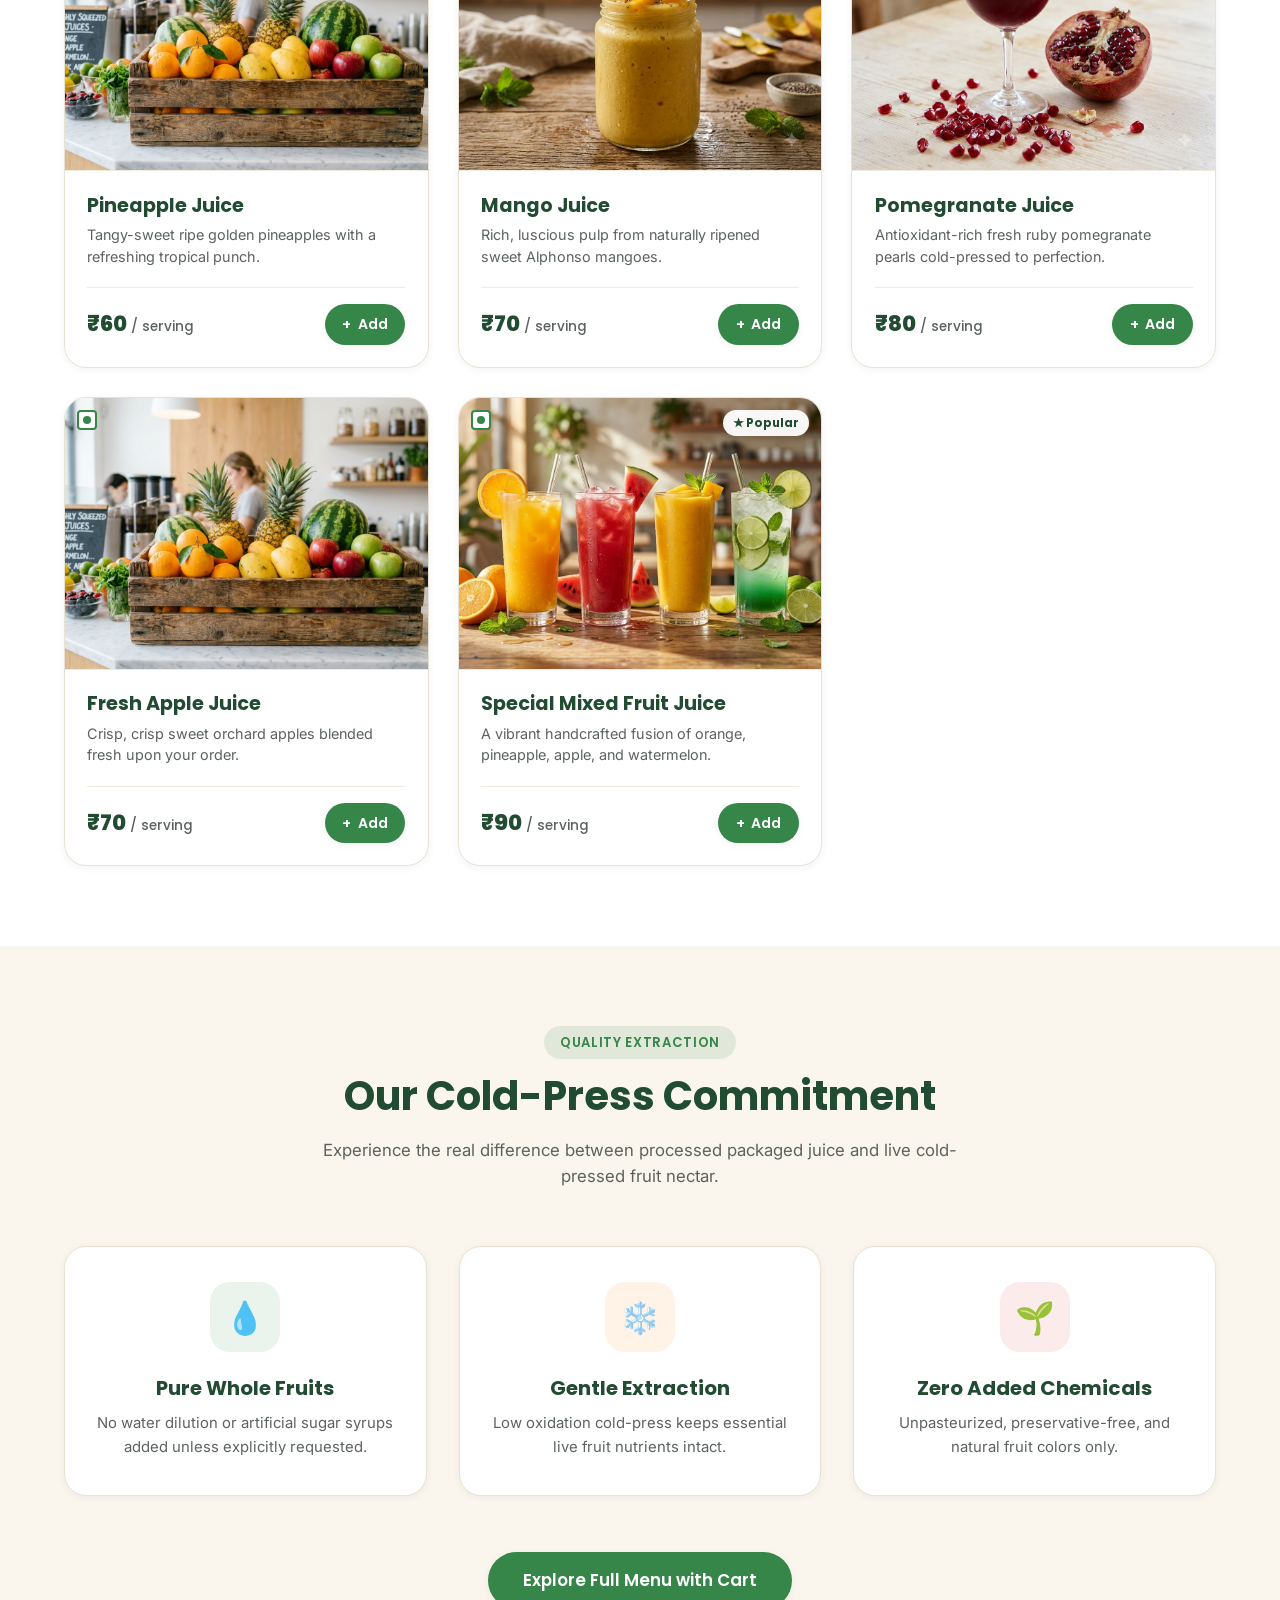
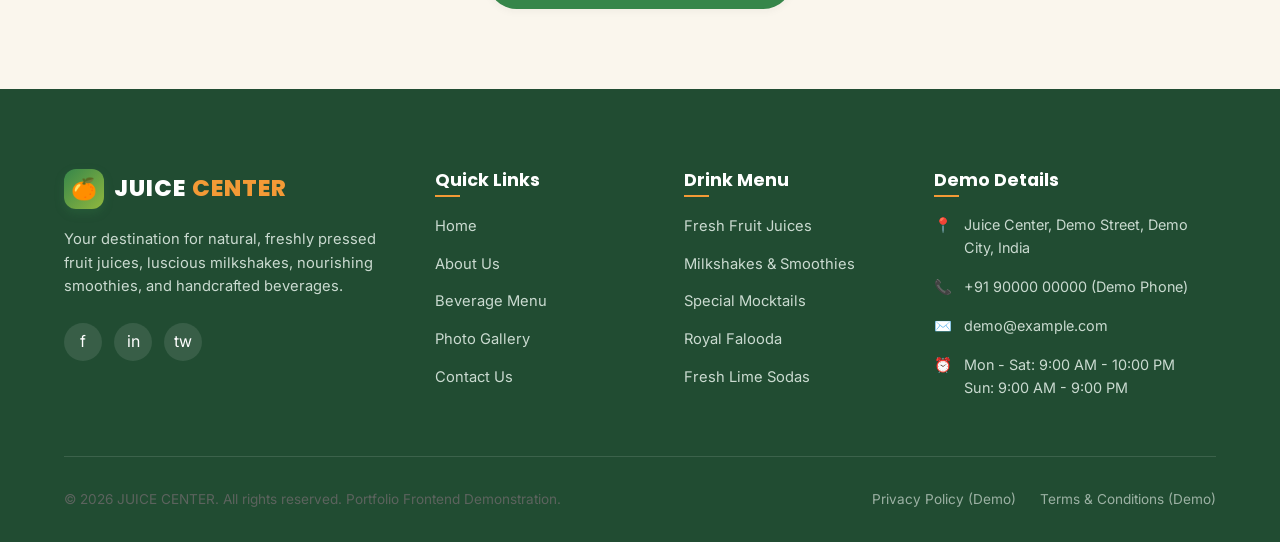
<file: fresh-juices.html>
<!DOCTYPE html>
<html lang="en">
<head>
  <meta charset="UTF-8">
  <meta name="viewport" content="width=device-width, initial-scale=1.0">
  <title>Fresh Fruit Juices | Juice Center</title>
  <meta name="description" content="Pure cold-pressed citrus, tropical, seasonal, and mixed fruit juices. 100% natural fruit extracts with no added preservatives.">
  <meta property="og:title" content="Fresh Fruit Juices | Juice Center">
  <meta property="og:description" content="Discover pure cold-pressed citrus, tropical, and seasonal fruit juices. Freshness in every sip.">

  <!-- Google Fonts -->
  <link rel="preconnect" href="https://fonts.googleapis.com">
  <link rel="preconnect" href="https://fonts.gstatic.com" crossorigin>
  <link href="https://fonts.googleapis.com/css2?family=Inter:wght@400;500;600;700&family=Poppins:wght@600;700;800&display=swap" rel="stylesheet">

  <link rel="stylesheet" href="css/style.css">
</head>
<body>

  <!-- HEADER -->
  <header class="site-header">
    <div class="container header-container">
      <a href="index.html" class="site-logo" aria-label="Juice Center Home">
        <span class="site-logo-icon">🍊</span>
        <span class="site-logo-text">JUICE <span>CENTER</span></span>
      </a>

      <nav class="nav-menu" aria-label="Main Navigation">
        <a href="index.html" class="nav-link">Home</a>
        <a href="about.html" class="nav-link">About</a>
        <a href="menu.html" class="nav-link">Menu</a>
        <a href="fresh-juices.html" class="nav-link active">Fresh Juices</a>
        <a href="milkshakes.html" class="nav-link">Milkshakes</a>
        <a href="special-drinks.html" class="nav-link">Special Drinks</a>
        <a href="gallery.html" class="nav-link">Gallery</a>
        <a href="contact.html" class="nav-link">Contact</a>
      </nav>

      <div class="header-actions">
        <button class="cart-toggle-btn" aria-label="View shopping cart" title="Cart">
          🛒
          <span class="cart-badge" style="display: none;">0</span>
        </button>
        <a href="menu.html" class="btn btn-primary btn-sm">Order Now</a>
        <button class="mobile-nav-toggle" aria-label="Toggle navigation menu">
          <span></span>
          <span></span>
          <span></span>
        </button>
      </div>
    </div>
  </header>

  <main>
    <!-- PAGE BANNER -->
    <div class="page-banner">
      <div class="container">
        <div class="breadcrumb">
          <a href="index.html">Home</a>
          <span>/</span>
          <span>Fresh Fruit Juices</span>
        </div>
        <h1>Freshly Pressed Fruit Juices</h1>
        <p>100% pure fruit nectar cold-pressed daily to preserve vital micronutrients and refreshing natural flavors.</p>
      </div>
    </div>

    <!-- CITRUS & REFRESHING JUICES -->
    <section class="section section-bg-cream">
      <div class="container">
        <div class="section-header">
          <span class="section-tag">Cold Pressed Citrus &amp; Melons</span>
          <h2 class="section-title">Citrus &amp; Water-Based Refreshers</h2>
          <p class="section-subtitle">
            Naturally high in vitamin C and hydration. Hand-peeled and gently extracted upon ordering.
          </p>
        </div>

        <div class="beverage-grid" id="citrusJuicesGrid">
          <!-- Populated by script -->
        </div>
      </div>
    </section>

    <!-- SEASONAL & TROPICAL JUICES -->
    <section class="section section-bg-white">
      <div class="container">
        <div class="section-header">
          <span class="section-tag tag-orange">Sun-Ripened Selection</span>
          <h2 class="section-title">Tropical &amp; Seasonal Fruit Juices</h2>
          <p class="section-subtitle">
            Indulge in luscious pulpy mango, sweet orchard apple, and antioxidant-rich pomegranate.
          </p>
        </div>

        <div class="beverage-grid" id="tropicalJuicesGrid">
          <!-- Populated by script -->
        </div>
      </div>
    </section>

    <!-- FRESHNESS HIGHLIGHTS -->
    <section class="section section-bg-subtle">
      <div class="container">
        <div class="section-header">
          <span class="section-tag">Quality Extraction</span>
          <h2 class="section-title">Our Cold-Press Commitment</h2>
          <p class="section-subtitle">
            Experience the real difference between processed packaged juice and live cold-pressed fruit nectar.
          </p>
        </div>

        <div class="feature-grid">
          <div class="feature-card">
            <div class="feature-icon-wrapper">💧</div>
            <h3 class="feature-title">Pure Whole Fruits</h3>
            <p class="feature-text">No water dilution or artificial sugar syrups added unless explicitly requested.</p>
          </div>
          <div class="feature-card">
            <div class="feature-icon-wrapper">❄️</div>
            <h3 class="feature-title">Gentle Extraction</h3>
            <p class="feature-text">Low oxidation cold-press keeps essential live fruit nutrients intact.</p>
          </div>
          <div class="feature-card">
            <div class="feature-icon-wrapper">🌱</div>
            <h3 class="feature-title">Zero Added Chemicals</h3>
            <p class="feature-text">Unpasteurized, preservative-free, and natural fruit colors only.</p>
          </div>
        </div>

        <div style="text-align: center; margin-top: 3.5rem;">
          <a href="menu.html" class="btn btn-primary btn-lg">Explore Full Menu with Cart</a>
        </div>
      </div>
    </section>
  </main>

  <!-- FOOTER -->
  <footer class="site-footer">
    <div class="container">
      <div class="footer-grid">
        <div class="footer-col footer-brand">
          <a href="index.html" class="site-logo">
            <span class="site-logo-icon">🍊</span>
            <span class="site-logo-text">JUICE <span>CENTER</span></span>
          </a>
          <p class="footer-desc">
            Your destination for natural, freshly pressed fruit juices, luscious milkshakes, nourishing smoothies, and handcrafted beverages.
          </p>
          <div class="footer-social-links">
            <a href="#" class="social-icon-btn" aria-label="Facebook">f</a>
            <a href="#" class="social-icon-btn" aria-label="Instagram">in</a>
            <a href="#" class="social-icon-btn" aria-label="Twitter">tw</a>
          </div>
        </div>

        <div class="footer-col">
          <h4>Quick Links</h4>
          <ul class="footer-links">
            <li><a href="index.html">Home</a></li>
            <li><a href="about.html">About Us</a></li>
            <li><a href="menu.html">Beverage Menu</a></li>
            <li><a href="gallery.html">Photo Gallery</a></li>
            <li><a href="contact.html">Contact Us</a></li>
          </ul>
        </div>

        <div class="footer-col">
          <h4>Drink Menu</h4>
          <ul class="footer-links">
            <li><a href="fresh-juices.html">Fresh Fruit Juices</a></li>
            <li><a href="milkshakes.html">Milkshakes &amp; Smoothies</a></li>
            <li><a href="special-drinks.html">Special Mocktails</a></li>
            <li><a href="special-drinks.html">Royal Falooda</a></li>
            <li><a href="special-drinks.html">Fresh Lime Sodas</a></li>
          </ul>
        </div>

        <div class="footer-col">
          <h4>Demo Details</h4>
          <div class="footer-contact-info">
            <div class="footer-contact-item">
              <span>📍</span>
              <span>Juice Center, Demo Street, Demo City, India</span>
            </div>
            <div class="footer-contact-item">
              <span>📞</span>
              <span>+91 90000 00000 (Demo Phone)</span>
            </div>
            <div class="footer-contact-item">
              <span>✉️</span>
              <span>demo@example.com</span>
            </div>
            <div class="footer-contact-item">
              <span>⏰</span>
              <span>Mon - Sat: 9:00 AM - 10:00 PM<br>Sun: 9:00 AM - 9:00 PM</span>
            </div>
          </div>
        </div>
      </div>

      <div class="footer-bottom">
        <p>&copy; 2026 JUICE CENTER. All rights reserved. Portfolio Frontend Demonstration.</p>
        <div class="footer-legal-links">
          <a href="#">Privacy Policy (Demo)</a>
          <a href="#">Terms &amp; Conditions (Demo)</a>
        </div>
      </div>
    </div>
  </footer>

  <!-- CART DRAWER & CHECKOUT MODALS -->
  <div class="cart-overlay" id="cartOverlay"></div>
  <aside class="cart-drawer" id="cartDrawer" aria-label="Shopping Cart">
    <div class="cart-drawer-header">
      <h3><span>🛒</span> Your Beverage Cart</h3>
      <button class="cart-close-btn" id="cartCloseBtn" aria-label="Close cart">✕</button>
    </div>
    <div class="cart-drawer-items" id="cartDrawerItems"></div>
    <div class="cart-drawer-footer">
      <div class="cart-summary-row"><span>Subtotal</span><span id="cartSubtotal">₹0</span></div>
      <div class="cart-summary-row"><span>Demo Delivery</span><span id="cartDelivery">₹20</span></div>
      <div class="cart-summary-row total-row"><span>Demo Total</span><span id="cartGrandTotal">₹0</span></div>
      <button class="btn btn-primary btn-block" id="cartCheckoutBtn">Proceed to Demo Checkout</button>
    </div>
  </aside>

  <div class="modal" id="checkoutModal">
    <div class="modal-dialog">
      <button class="modal-close-btn" id="checkoutCloseBtn" aria-label="Close modal">✕</button>
      <div class="modal-header">
        <span class="section-tag">Frontend Demo Only</span>
        <h3>Complete Demo Order</h3>
        <p>No real payments or data transmissions occur.</p>
      </div>
      <div id="modalOrderSummary"></div>
      <form id="checkoutForm">
        <div class="form-group">
          <label class="form-label" for="orderName">Full Name *</label>
          <input type="text" id="orderName" class="form-control" placeholder="e.g. Aditi Sharma" required>
        </div>
        <div class="form-group">
          <label class="form-label" for="orderPhone">Phone Number *</label>
          <input type="tel" id="orderPhone" class="form-control" placeholder="+91 90000 00000" required>
        </div>
        <div class="form-group">
          <label class="form-label" for="orderAddress">Delivery / Pickup Address *</label>
          <textarea id="orderAddress" class="form-control" rows="2" placeholder="Demo Address, Street, City" required></textarea>
        </div>
        <div class="form-group">
          <label class="form-label" for="orderNotes">Special Preparation Instructions</label>
          <input type="text" id="orderNotes" class="form-control" placeholder="e.g. Less ice, no added sugar">
        </div>
        <div style="display: flex; gap: 1rem; margin-top: 1.5rem;">
          <button type="button" class="btn btn-outline" id="checkoutCancelBtn" style="flex: 1;">Cancel</button>
          <button type="submit" class="btn btn-primary" style="flex: 2;">Confirm Demo Order</button>
        </div>
      </form>
    </div>
  </div>

  <div class="modal" id="orderSuccessModal">
    <div class="modal-dialog" style="text-align: center;">
      <div style="font-size: 3.5rem; margin-bottom: 1rem;">🎉</div>
      <span class="section-tag">Demo Simulation Confirmed</span>
      <h3 style="margin: 0.5rem 0 1rem 0;">Thank You for Your Order!</h3>
      <p style="margin-bottom: 1.5rem;">
        Your demo order reference is: <strong id="confirmedOrderRef" style="color: var(--color-primary); font-size: 1.1rem;">JC-000000</strong>
      </p>
      <button class="btn btn-primary btn-block" id="successCloseBtn">Continue Exploring Menu</button>
    </div>
  </div>

  <button class="back-to-top-btn" id="backToTop" aria-label="Back to top">↑</button>
  <script src="js/script.js"></script>

  <script>
    document.addEventListener('DOMContentLoaded', () => {
      const freshJuices = JUICE_MENU.filter(item => item.category === 'fresh-juices');
      
      const citrusGrid = document.getElementById('citrusJuicesGrid');
      const tropicalGrid = document.getElementById('tropicalJuicesGrid');

      // Group 1: Citrus & Water-based
      const citrusItems = freshJuices.filter(j => ['citrus', 'refresher'].includes(j.subCategory));
      if (citrusGrid) citrusGrid.innerHTML = citrusItems.map(d => createDrinkCard(d)).join('');

      // Group 2: Tropical, Seasonal, Mixed
      const tropicalItems = freshJuices.filter(j => ['tropical', 'seasonal', 'mixed'].includes(j.subCategory));
      if (tropicalGrid) tropicalGrid.innerHTML = tropicalItems.map(d => createDrinkCard(d)).join('');
    });
  </script>
</body>
</html>
</file>
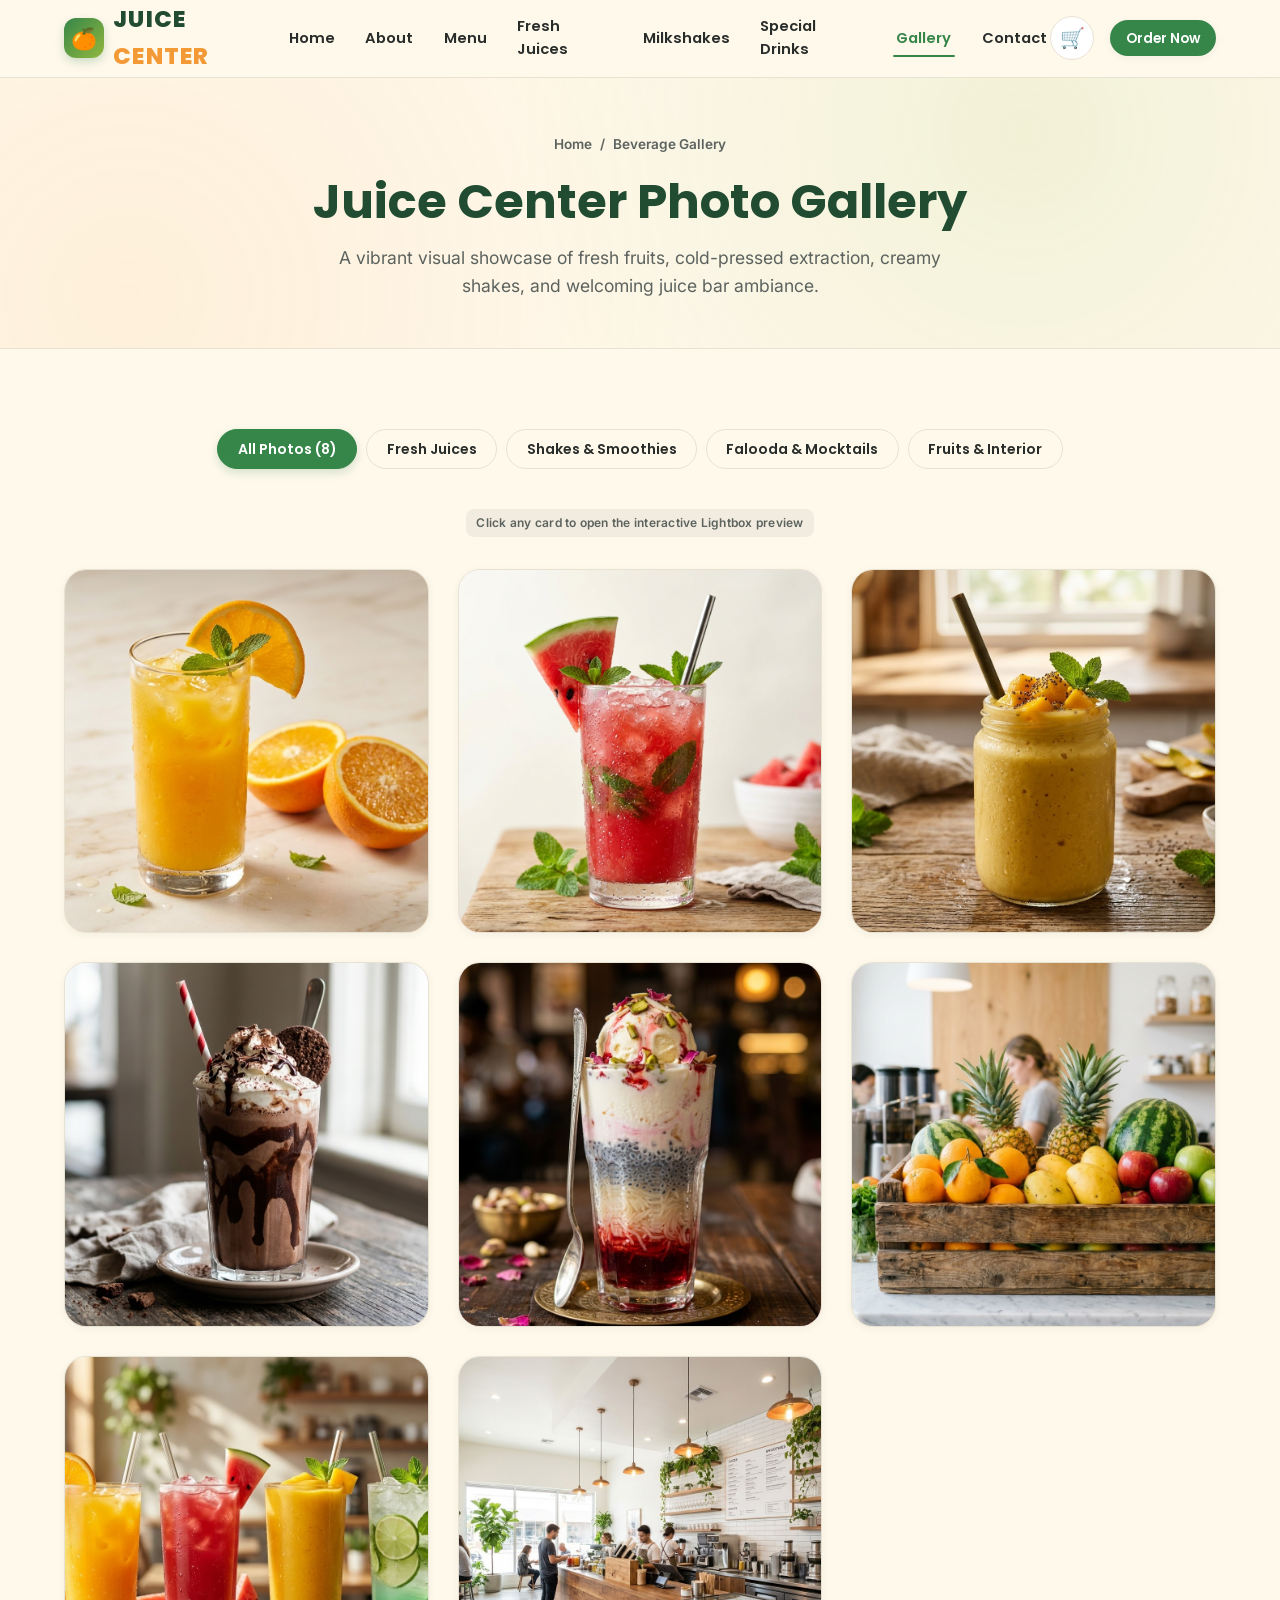
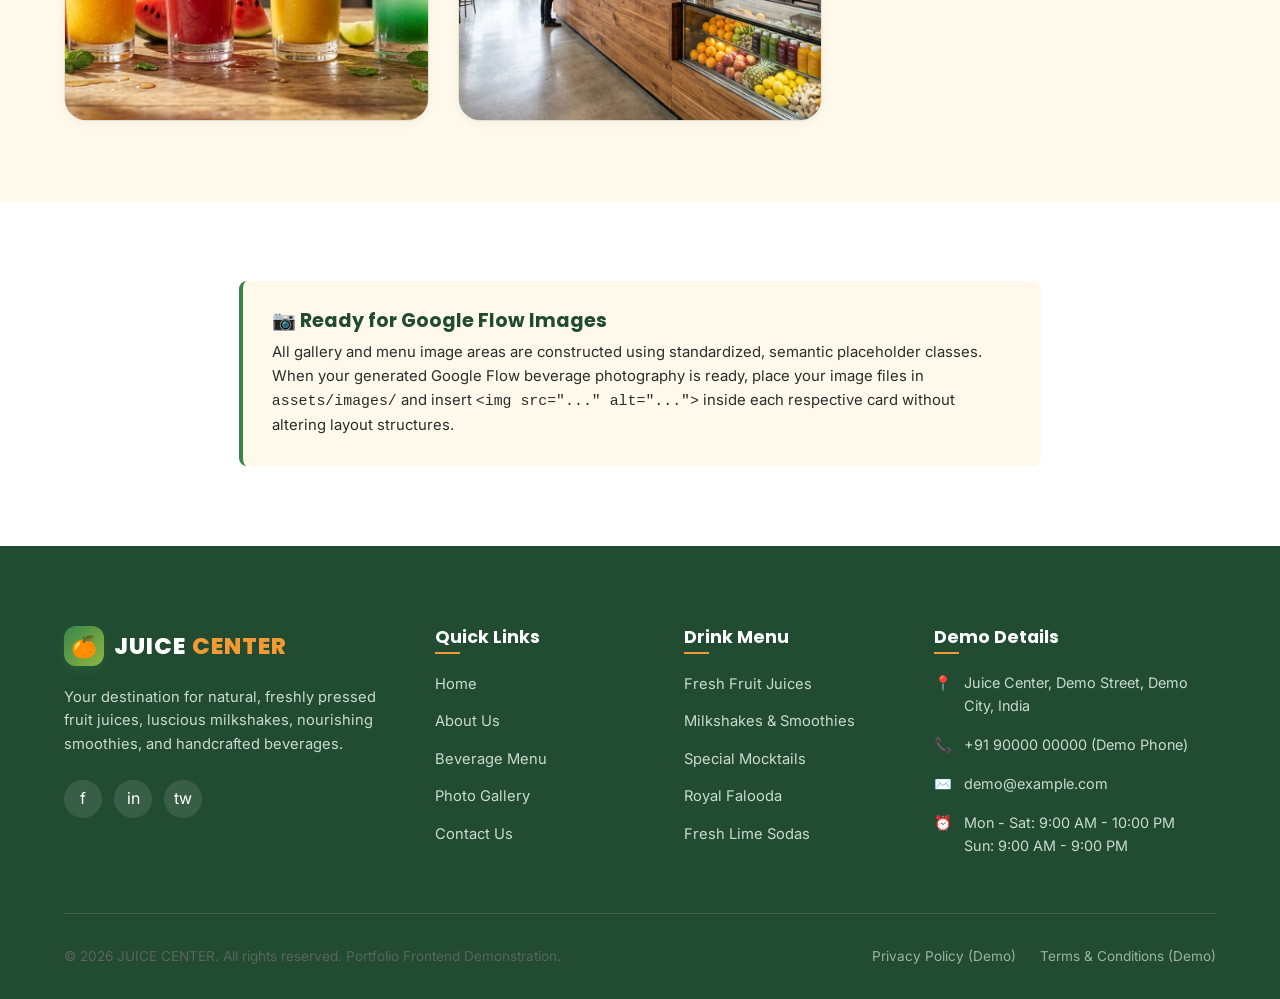
<file: gallery.html>
<!DOCTYPE html>
<html lang="en">
<head>
  <meta charset="UTF-8">
  <meta name="viewport" content="width=device-width, initial-scale=1.0">
  <title>Gallery | Juice Center</title>
  <meta name="description" content="Explore the Juice Center visual gallery. Discover fresh fruit displays, cold-pressed extraction, velvety smoothies, faloodas, and vibrant ambiance.">
  <meta property="og:title" content="Gallery | Juice Center">
  <meta property="og:description" content="Explore CSS placeholder previews ready for Google Flow final image replacements.">

  <!-- Google Fonts -->
  <link rel="preconnect" href="https://fonts.googleapis.com">
  <link rel="preconnect" href="https://fonts.gstatic.com" crossorigin>
  <link href="https://fonts.googleapis.com/css2?family=Inter:wght@400;500;600;700&family=Poppins:wght@600;700;800&display=swap" rel="stylesheet">

  <link rel="stylesheet" href="css/style.css">
</head>
<body>

  <!-- HEADER -->
  <header class="site-header">
    <div class="container header-container">
      <a href="index.html" class="site-logo" aria-label="Juice Center Home">
        <span class="site-logo-icon">🍊</span>
        <span class="site-logo-text">JUICE <span>CENTER</span></span>
      </a>

      <nav class="nav-menu" aria-label="Main Navigation">
        <a href="index.html" class="nav-link">Home</a>
        <a href="about.html" class="nav-link">About</a>
        <a href="menu.html" class="nav-link">Menu</a>
        <a href="fresh-juices.html" class="nav-link">Fresh Juices</a>
        <a href="milkshakes.html" class="nav-link">Milkshakes</a>
        <a href="special-drinks.html" class="nav-link">Special Drinks</a>
        <a href="gallery.html" class="nav-link active">Gallery</a>
        <a href="contact.html" class="nav-link">Contact</a>
      </nav>

      <div class="header-actions">
        <button class="cart-toggle-btn" aria-label="View shopping cart" title="Cart">
          🛒
          <span class="cart-badge" style="display: none;">0</span>
        </button>
        <a href="menu.html" class="btn btn-primary btn-sm">Order Now</a>
        <button class="mobile-nav-toggle" aria-label="Toggle navigation menu">
          <span></span>
          <span></span>
          <span></span>
        </button>
      </div>
    </div>
  </header>

  <main>
    <!-- PAGE BANNER -->
    <div class="page-banner">
      <div class="container">
        <div class="breadcrumb">
          <a href="index.html">Home</a>
          <span>/</span>
          <span>Beverage Gallery</span>
        </div>
        <h1>Juice Center Photo Gallery</h1>
        <p>A vibrant visual showcase of fresh fruits, cold-pressed extraction, creamy shakes, and welcoming juice bar ambiance.</p>
      </div>
    </div>

    <!-- GALLERY SECTION -->
    <section class="section section-bg-cream">
      <div class="container">

        <!-- Category Filters -->
        <div style="display: flex; justify-content: center; gap: 0.6rem; flex-wrap: wrap; margin-bottom: 2.5rem;">
          <button class="category-pill active" data-gallery-filter="all">All Photos (8)</button>
          <button class="category-pill" data-gallery-filter="juices">Fresh Juices</button>
          <button class="category-pill" data-gallery-filter="shakes">Shakes &amp; Smoothies</button>
          <button class="category-pill" data-gallery-filter="specials">Falooda &amp; Mocktails</button>
          <button class="category-pill" data-gallery-filter="ambiance">Fruits &amp; Interior</button>
        </div>

        <div style="text-align: center; margin-bottom: 2rem;">
          <span class="demo-badge">Click any card to open the interactive Lightbox preview</span>
        </div>

        <!-- Gallery Grid -->
        <div class="gallery-grid" id="mainGalleryGrid">
          <!-- 1. Fresh Orange Juice -->
          <div class="gallery-card" data-cat="juices" data-title="Fresh Orange Juice" data-category="Fresh Juices" data-image="assets/images/orange-juice.jpg" data-placeholder-class="placeholder-orange" data-label="FRESH ORANGE JUICE IMAGE">
            <div class="image-placeholder placeholder-orange">
              <img src="assets/images/orange-juice.jpg" alt="Fresh Orange Juice" loading="lazy" onerror="this.style.display='none'">
              <span class="placeholder-icon">🍊</span>
              <span class="placeholder-label">FRESH ORANGE JUICE IMAGE</span>
            </div>
            <div class="gallery-overlay">
              <h4>Fresh Orange Juice</h4>
              <span>Cold Pressed &amp; Refreshing</span>
              <span class="view-zoom-icon">🔍 Click to Preview</span>
            </div>
          </div>

          <!-- 2. Watermelon Juice -->
          <div class="gallery-card" data-cat="juices" data-title="Watermelon Juice" data-category="Fresh Juices" data-image="assets/images/watermelon-juice.jpg" data-placeholder-class="placeholder-watermelon" data-label="WATERMELON JUICE IMAGE">
            <div class="image-placeholder placeholder-watermelon">
              <img src="assets/images/watermelon-juice.jpg" alt="Watermelon Juice" loading="lazy" onerror="this.style.display='none'">
              <span class="placeholder-icon">🍉</span>
              <span class="placeholder-label">WATERMELON JUICE IMAGE</span>
            </div>
            <div class="gallery-overlay">
              <h4>Watermelon Juice</h4>
              <span>Hydrating Sweet Melon</span>
              <span class="view-zoom-icon">🔍 Click to Preview</span>
            </div>
          </div>

          <!-- 3. Mango Smoothie -->
          <div class="gallery-card" data-cat="shakes" data-title="Mango Smoothie" data-category="Smoothies" data-image="assets/images/mango-smoothie.jpg" data-placeholder-class="placeholder-mango" data-label="SMOOTHIE IMAGE">
            <div class="image-placeholder placeholder-mango">
              <img src="assets/images/mango-smoothie.jpg" alt="Mango Smoothie" loading="lazy" onerror="this.style.display='none'">
              <span class="placeholder-icon">🥭</span>
              <span class="placeholder-label">SMOOTHIE IMAGE</span>
            </div>
            <div class="gallery-overlay">
              <h4>Mango Smoothie</h4>
              <span>Velvety Rich Tropical Puree</span>
              <span class="view-zoom-icon">🔍 Click to Preview</span>
            </div>
          </div>

          <!-- 4. Chocolate Milkshake -->
          <div class="gallery-card" data-cat="shakes" data-title="Chocolate Milkshake" data-category="Milkshakes" data-image="assets/images/chocolate-milkshake.jpg" data-placeholder-class="placeholder-chocolate" data-label="MILKSHAKE IMAGE">
            <div class="image-placeholder placeholder-chocolate">
              <img src="assets/images/chocolate-milkshake.jpg" alt="Chocolate Milkshake" loading="lazy" onerror="this.style.display='none'">
              <span class="placeholder-icon">🍫</span>
              <span class="placeholder-label">MILKSHAKE IMAGE</span>
            </div>
            <div class="gallery-overlay">
              <h4>Chocolate Milkshake</h4>
              <span>Whipped Whole Milk &amp; Cocoa</span>
              <span class="view-zoom-icon">🔍 Click to Preview</span>
            </div>
          </div>

          <!-- 5. Classic Falooda -->
          <div class="gallery-card" data-cat="specials" data-title="Classic Rose Falooda" data-category="Special Drinks" data-image="assets/images/royal-falooda.jpg" data-placeholder-class="placeholder-pomegranate" data-label="FALOODA IMAGE">
            <div class="image-placeholder placeholder-pomegranate">
              <img src="assets/images/royal-falooda.jpg" alt="Classic Rose Falooda" loading="lazy" onerror="this.style.display='none'">
              <span class="placeholder-icon">🍨</span>
              <span class="placeholder-label">FALOODA IMAGE</span>
            </div>
            <div class="gallery-overlay">
              <h4>Classic Rose Falooda</h4>
              <span>Basil Seeds, Milk, &amp; Ice Cream</span>
              <span class="view-zoom-icon">🔍 Click to Preview</span>
            </div>
          </div>

          <!-- 6. Whole Fruit Selection -->
          <div class="gallery-card" data-cat="ambiance" data-title="Daily Fruit Selection" data-category="Produce" data-image="assets/images/fresh-fruit-counter.jpg" data-placeholder-class="placeholder-orange" data-label="FRESH FRUIT IMAGE">
            <div class="image-placeholder placeholder-orange">
              <img src="assets/images/fresh-fruit-counter.jpg" alt="Daily Fresh Fruit Display" loading="lazy" onerror="this.style.display='none'">
              <span class="placeholder-icon">🍍</span>
              <span class="placeholder-label">FRESH FRUIT IMAGE</span>
            </div>
            <div class="gallery-overlay">
              <h4>Daily Fresh Fruit Display</h4>
              <span>Whole Seasonal Produce</span>
              <span class="view-zoom-icon">🔍 Click to Preview</span>
            </div>
          </div>

          <!-- 7. Juice Preparation Station -->
          <div class="gallery-card" data-cat="ambiance" data-title="Cold Press Preparation" data-category="Behind Counter" data-image="assets/images/hero-juice-spread.jpg" data-placeholder-class="placeholder-green" data-label="JUICE PREPARATION IMAGE">
            <div class="image-placeholder placeholder-green">
              <img src="assets/images/hero-juice-spread.jpg" alt="Cold-Press Extraction Station" loading="lazy" onerror="this.style.display='none'">
              <span class="placeholder-icon">⚙️</span>
              <span class="placeholder-label">JUICE PREPARATION IMAGE</span>
            </div>
            <div class="gallery-overlay">
              <h4>Hygienic Juicing Station</h4>
              <span>Sanitized Stainless Equipment</span>
              <span class="view-zoom-icon">🔍 Click to Preview</span>
            </div>
          </div>

          <!-- 8. Juice Center Interior -->
          <div class="gallery-card" data-cat="ambiance" data-title="Juice Bar Interior" data-category="Atmosphere" data-image="assets/images/juice-center-interior.jpg" data-placeholder-class="placeholder-cool" data-label="JUICE CENTER INTERIOR IMAGE">
            <div class="image-placeholder placeholder-cool">
              <img src="assets/images/juice-center-interior.jpg" alt="Juice Center Interior" loading="lazy" onerror="this.style.display='none'">
              <span class="placeholder-icon">🏪</span>
              <span class="placeholder-label">JUICE CENTER INTERIOR IMAGE</span>
            </div>
            <div class="gallery-overlay">
              <h4>Juice Center Interior</h4>
              <span>Clean, Spacious &amp; Energetic</span>
              <span class="view-zoom-icon">🔍 Click to Preview</span>
            </div>
          </div>
        </div>

      </div>
    </section>

    <!-- GOOGLE FLOW REPLACEMENT INSTRUCTIONS SECTION -->
    <section class="section section-bg-white">
      <div class="container" style="max-width: 850px;">
        <div style="background: var(--color-cream); border-left: 4px solid var(--color-primary); padding: 1.8rem; border-radius: var(--radius-sm);">
          <h3 style="font-size: 1.2rem; margin-bottom: 0.5rem; color: var(--color-primary-dark);">📷 Ready for Google Flow Images</h3>
          <p style="font-size: 0.93rem; color: var(--color-charcoal);">
            All gallery and menu image areas are constructed using standardized, semantic placeholder classes. When your generated Google Flow beverage photography is ready, place your image files in <code>assets/images/</code> and insert <code>&lt;img src="..." alt="..."&gt;</code> inside each respective card without altering layout structures.
          </p>
        </div>
      </div>
    </section>
  </main>

  <!-- LIGHTBOX MODAL STRUCTURE -->
  <div class="lightbox-modal" id="lightboxModal" role="dialog" aria-modal="true" aria-label="Image Preview Lightbox">
    <div class="lightbox-content">
      <button class="lightbox-close-btn" id="lightboxClose" aria-label="Close Lightbox">✕</button>
      <button class="lightbox-nav-btn lightbox-prev" id="lightboxPrev" aria-label="Previous image">‹</button>
      <button class="lightbox-nav-btn lightbox-next" id="lightboxNext" aria-label="Next image">›</button>
      
      <div class="lightbox-placeholder-preview" id="lightboxPreview">
        <!-- Rendered dynamically -->
      </div>
      
      <h3 id="lightboxTitle" style="font-size: 1.35rem; margin-bottom: 0.4rem;">Beverage Preview</h3>
      <p id="lightboxDesc" style="color: var(--color-charcoal-muted); font-size: 0.9rem;">Category details</p>
    </div>
  </div>

  <!-- FOOTER -->
  <footer class="site-footer">
    <div class="container">
      <div class="footer-grid">
        <div class="footer-col footer-brand">
          <a href="index.html" class="site-logo">
            <span class="site-logo-icon">🍊</span>
            <span class="site-logo-text">JUICE <span>CENTER</span></span>
          </a>
          <p class="footer-desc">
            Your destination for natural, freshly pressed fruit juices, luscious milkshakes, nourishing smoothies, and handcrafted beverages.
          </p>
          <div class="footer-social-links">
            <a href="#" class="social-icon-btn" aria-label="Facebook">f</a>
            <a href="#" class="social-icon-btn" aria-label="Instagram">in</a>
            <a href="#" class="social-icon-btn" aria-label="Twitter">tw</a>
          </div>
        </div>

        <div class="footer-col">
          <h4>Quick Links</h4>
          <ul class="footer-links">
            <li><a href="index.html">Home</a></li>
            <li><a href="about.html">About Us</a></li>
            <li><a href="menu.html">Beverage Menu</a></li>
            <li><a href="gallery.html">Photo Gallery</a></li>
            <li><a href="contact.html">Contact Us</a></li>
          </ul>
        </div>

        <div class="footer-col">
          <h4>Drink Menu</h4>
          <ul class="footer-links">
            <li><a href="fresh-juices.html">Fresh Fruit Juices</a></li>
            <li><a href="milkshakes.html">Milkshakes &amp; Smoothies</a></li>
            <li><a href="special-drinks.html">Special Mocktails</a></li>
            <li><a href="special-drinks.html">Royal Falooda</a></li>
            <li><a href="special-drinks.html">Fresh Lime Sodas</a></li>
          </ul>
        </div>

        <div class="footer-col">
          <h4>Demo Details</h4>
          <div class="footer-contact-info">
            <div class="footer-contact-item">
              <span>📍</span>
              <span>Juice Center, Demo Street, Demo City, India</span>
            </div>
            <div class="footer-contact-item">
              <span>📞</span>
              <span>+91 90000 00000 (Demo Phone)</span>
            </div>
            <div class="footer-contact-item">
              <span>✉️</span>
              <span>demo@example.com</span>
            </div>
            <div class="footer-contact-item">
              <span>⏰</span>
              <span>Mon - Sat: 9:00 AM - 10:00 PM<br>Sun: 9:00 AM - 9:00 PM</span>
            </div>
          </div>
        </div>
      </div>

      <div class="footer-bottom">
        <p>&copy; 2026 JUICE CENTER. All rights reserved. Portfolio Frontend Demonstration.</p>
        <div class="footer-legal-links">
          <a href="#">Privacy Policy (Demo)</a>
          <a href="#">Terms &amp; Conditions (Demo)</a>
        </div>
      </div>
    </div>
  </footer>

  <!-- CART DRAWER & CHECKOUT MODALS -->
  <div class="cart-overlay" id="cartOverlay"></div>
  <aside class="cart-drawer" id="cartDrawer" aria-label="Shopping Cart">
    <div class="cart-drawer-header">
      <h3><span>🛒</span> Your Beverage Cart</h3>
      <button class="cart-close-btn" id="cartCloseBtn" aria-label="Close cart">✕</button>
    </div>
    <div class="cart-drawer-items" id="cartDrawerItems"></div>
    <div class="cart-drawer-footer">
      <div class="cart-summary-row"><span>Subtotal</span><span id="cartSubtotal">₹0</span></div>
      <div class="cart-summary-row"><span>Demo Delivery</span><span id="cartDelivery">₹20</span></div>
      <div class="cart-summary-row total-row"><span>Demo Total</span><span id="cartGrandTotal">₹0</span></div>
      <button class="btn btn-primary btn-block" id="cartCheckoutBtn">Proceed to Demo Checkout</button>
    </div>
  </aside>

  <div class="modal" id="checkoutModal">
    <div class="modal-dialog">
      <button class="modal-close-btn" id="checkoutCloseBtn" aria-label="Close modal">✕</button>
      <div class="modal-header">
        <span class="section-tag">Frontend Demo Only</span>
        <h3>Complete Demo Order</h3>
        <p>No real payments or data transmissions occur.</p>
      </div>
      <div id="modalOrderSummary"></div>
      <form id="checkoutForm">
        <div class="form-group">
          <label class="form-label" for="orderName">Full Name *</label>
          <input type="text" id="orderName" class="form-control" placeholder="e.g. Aditi Sharma" required>
        </div>
        <div class="form-group">
          <label class="form-label" for="orderPhone">Phone Number *</label>
          <input type="tel" id="orderPhone" class="form-control" placeholder="+91 90000 00000" required>
        </div>
        <div class="form-group">
          <label class="form-label" for="orderAddress">Delivery / Pickup Address *</label>
          <textarea id="orderAddress" class="form-control" rows="2" placeholder="Demo Address, Street, City" required></textarea>
        </div>
        <div class="form-group">
          <label class="form-label" for="orderNotes">Special Preparation Instructions</label>
          <input type="text" id="orderNotes" class="form-control" placeholder="e.g. Less ice, no added sugar">
        </div>
        <div style="display: flex; gap: 1rem; margin-top: 1.5rem;">
          <button type="button" class="btn btn-outline" id="checkoutCancelBtn" style="flex: 1;">Cancel</button>
          <button type="submit" class="btn btn-primary" style="flex: 2;">Confirm Demo Order</button>
        </div>
      </form>
    </div>
  </div>

  <div class="modal" id="orderSuccessModal">
    <div class="modal-dialog" style="text-align: center;">
      <div style="font-size: 3.5rem; margin-bottom: 1rem;">🎉</div>
      <span class="section-tag">Demo Simulation Confirmed</span>
      <h3 style="margin: 0.5rem 0 1rem 0;">Thank You for Your Order!</h3>
      <p style="margin-bottom: 1.5rem;">
        Your demo order reference is: <strong id="confirmedOrderRef" style="color: var(--color-primary); font-size: 1.1rem;">JC-000000</strong>
      </p>
      <button class="btn btn-primary btn-block" id="successCloseBtn">Continue Exploring Menu</button>
    </div>
  </div>

  <button class="back-to-top-btn" id="backToTop" aria-label="Back to top">↑</button>
  <script src="js/script.js"></script>

  <script>
    // Gallery Category Filter
    document.addEventListener('DOMContentLoaded', () => {
      const filterPills = document.querySelectorAll('[data-gallery-filter]');
      const cards = document.querySelectorAll('.gallery-card');

      filterPills.forEach(pill => {
        pill.addEventListener('click', () => {
          filterPills.forEach(p => p.classList.remove('active'));
          pill.classList.add('active');
          const target = pill.getAttribute('data-gallery-filter');

          cards.forEach(card => {
            const cat = card.getAttribute('data-cat');
            if (target === 'all' || cat === target) {
              card.style.display = 'block';
            } else {
              card.style.display = 'none';
            }
          });
        });
      });
    });
  </script>
</body>
</html>
</file>
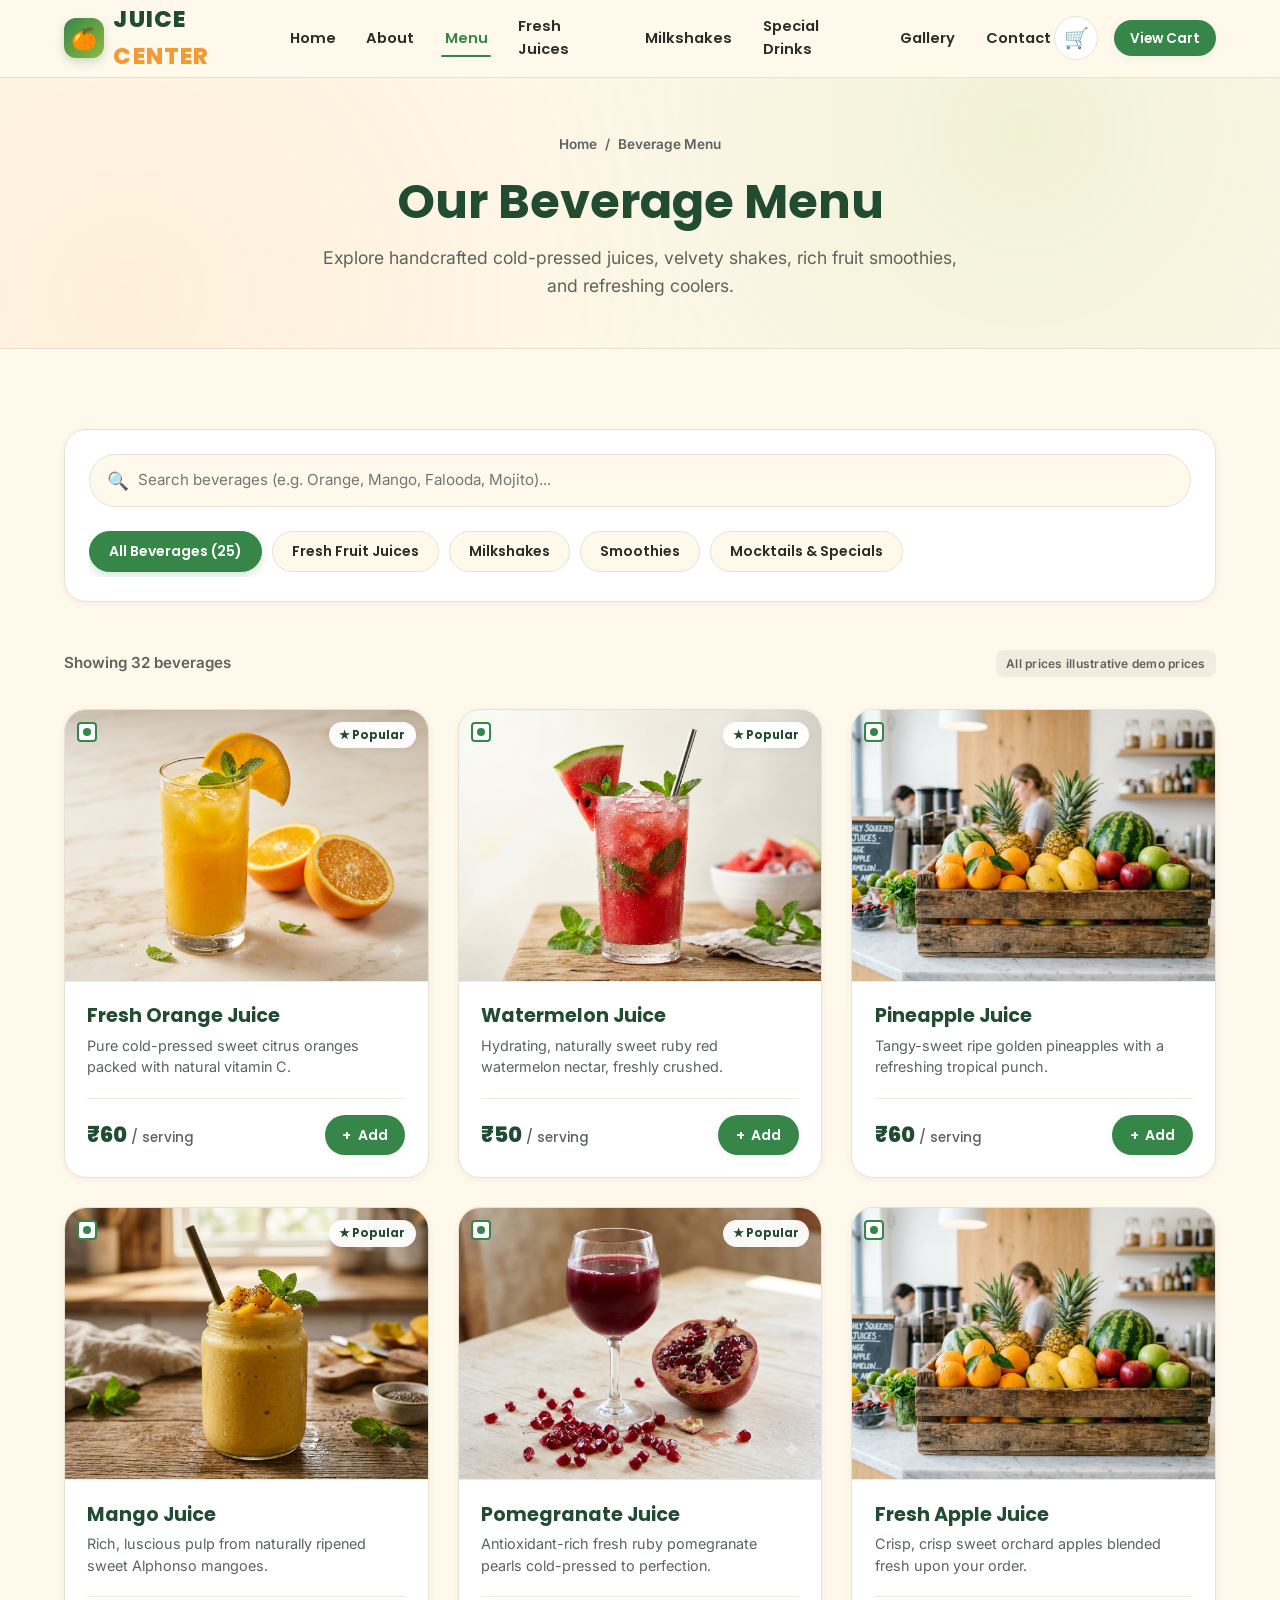
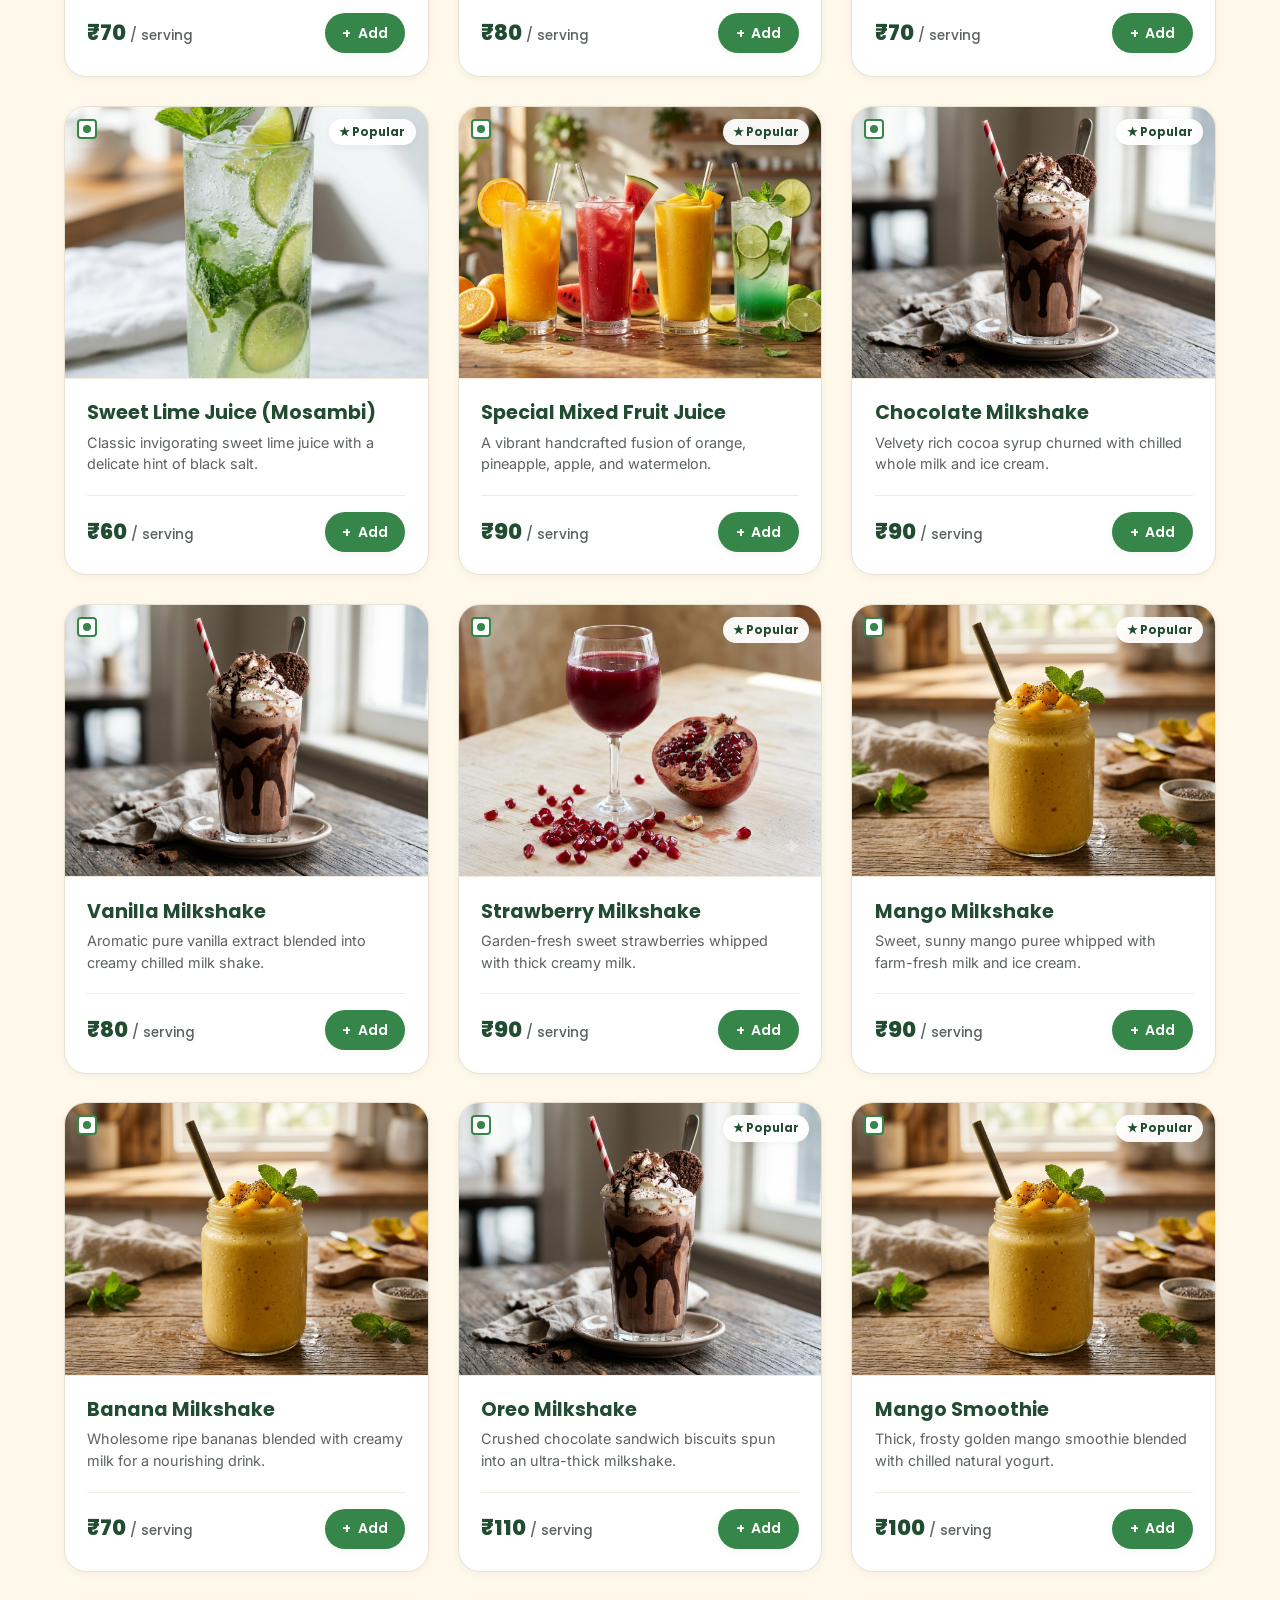
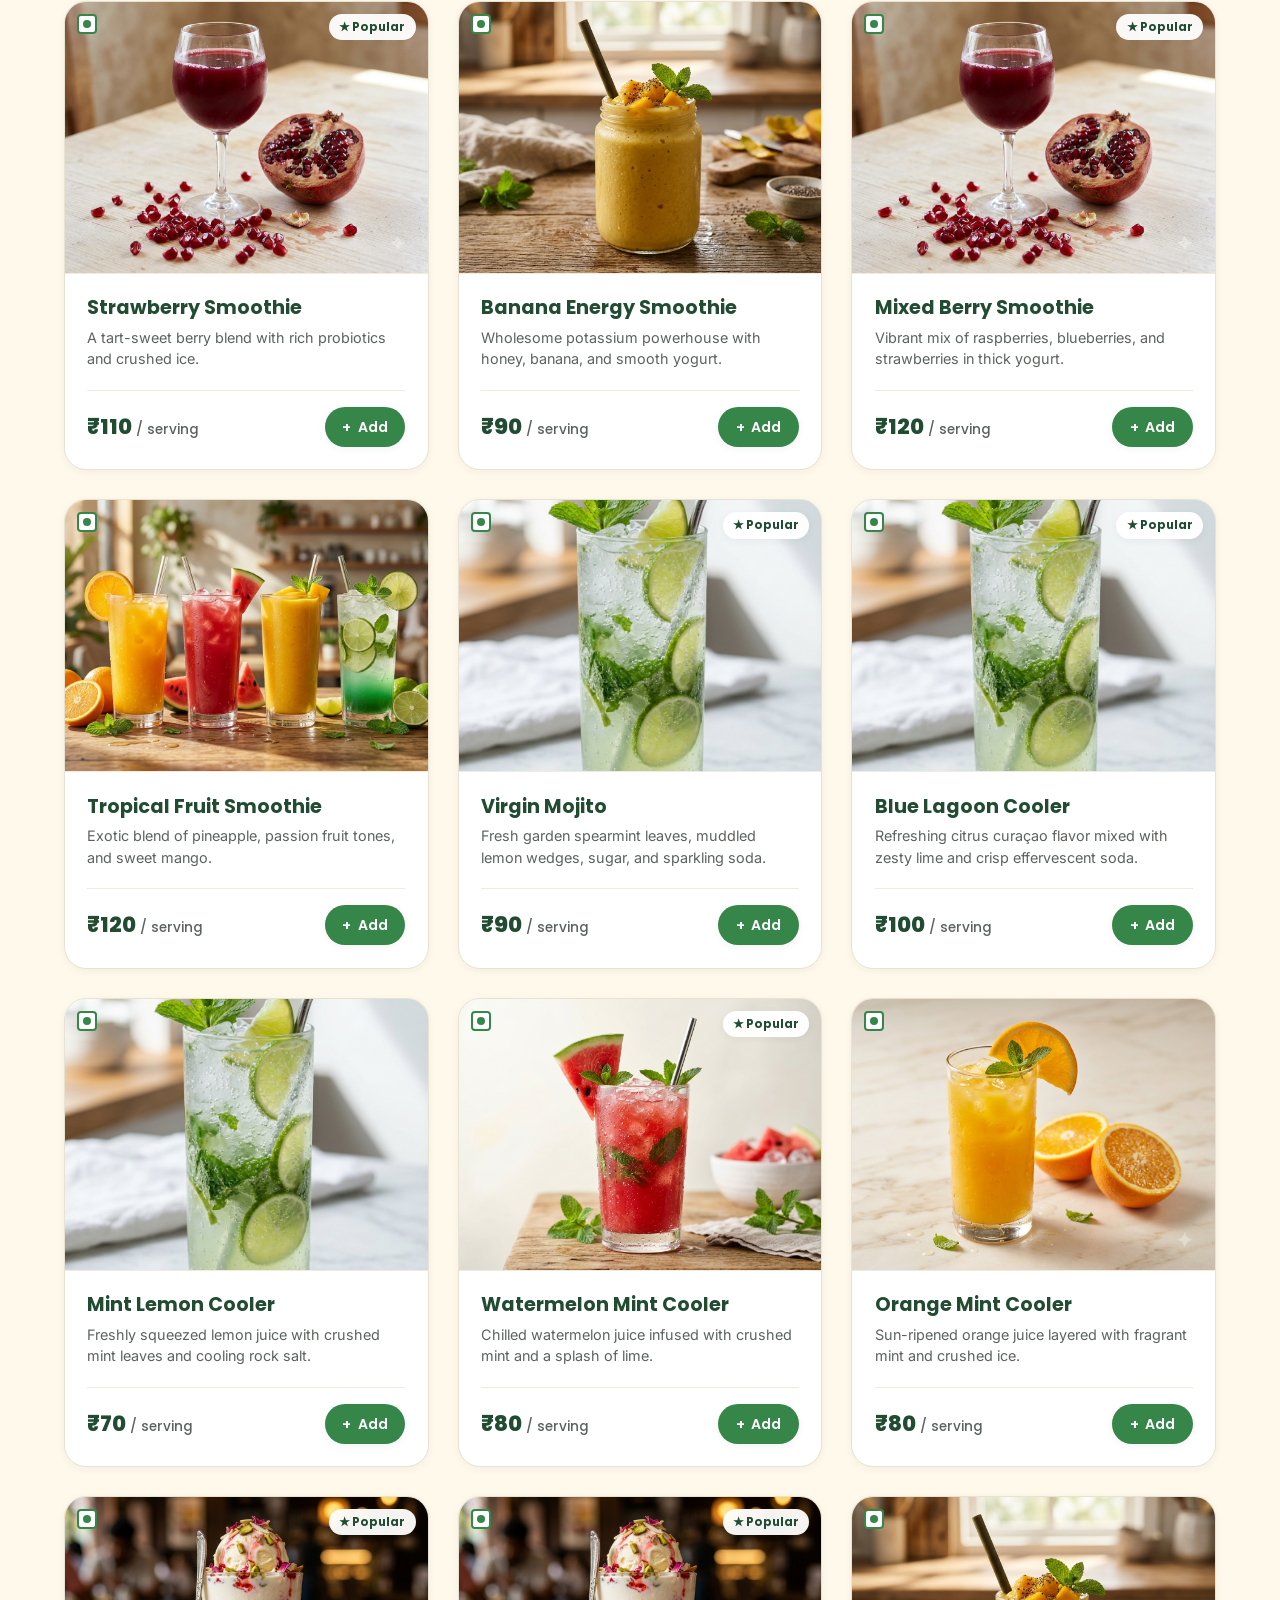
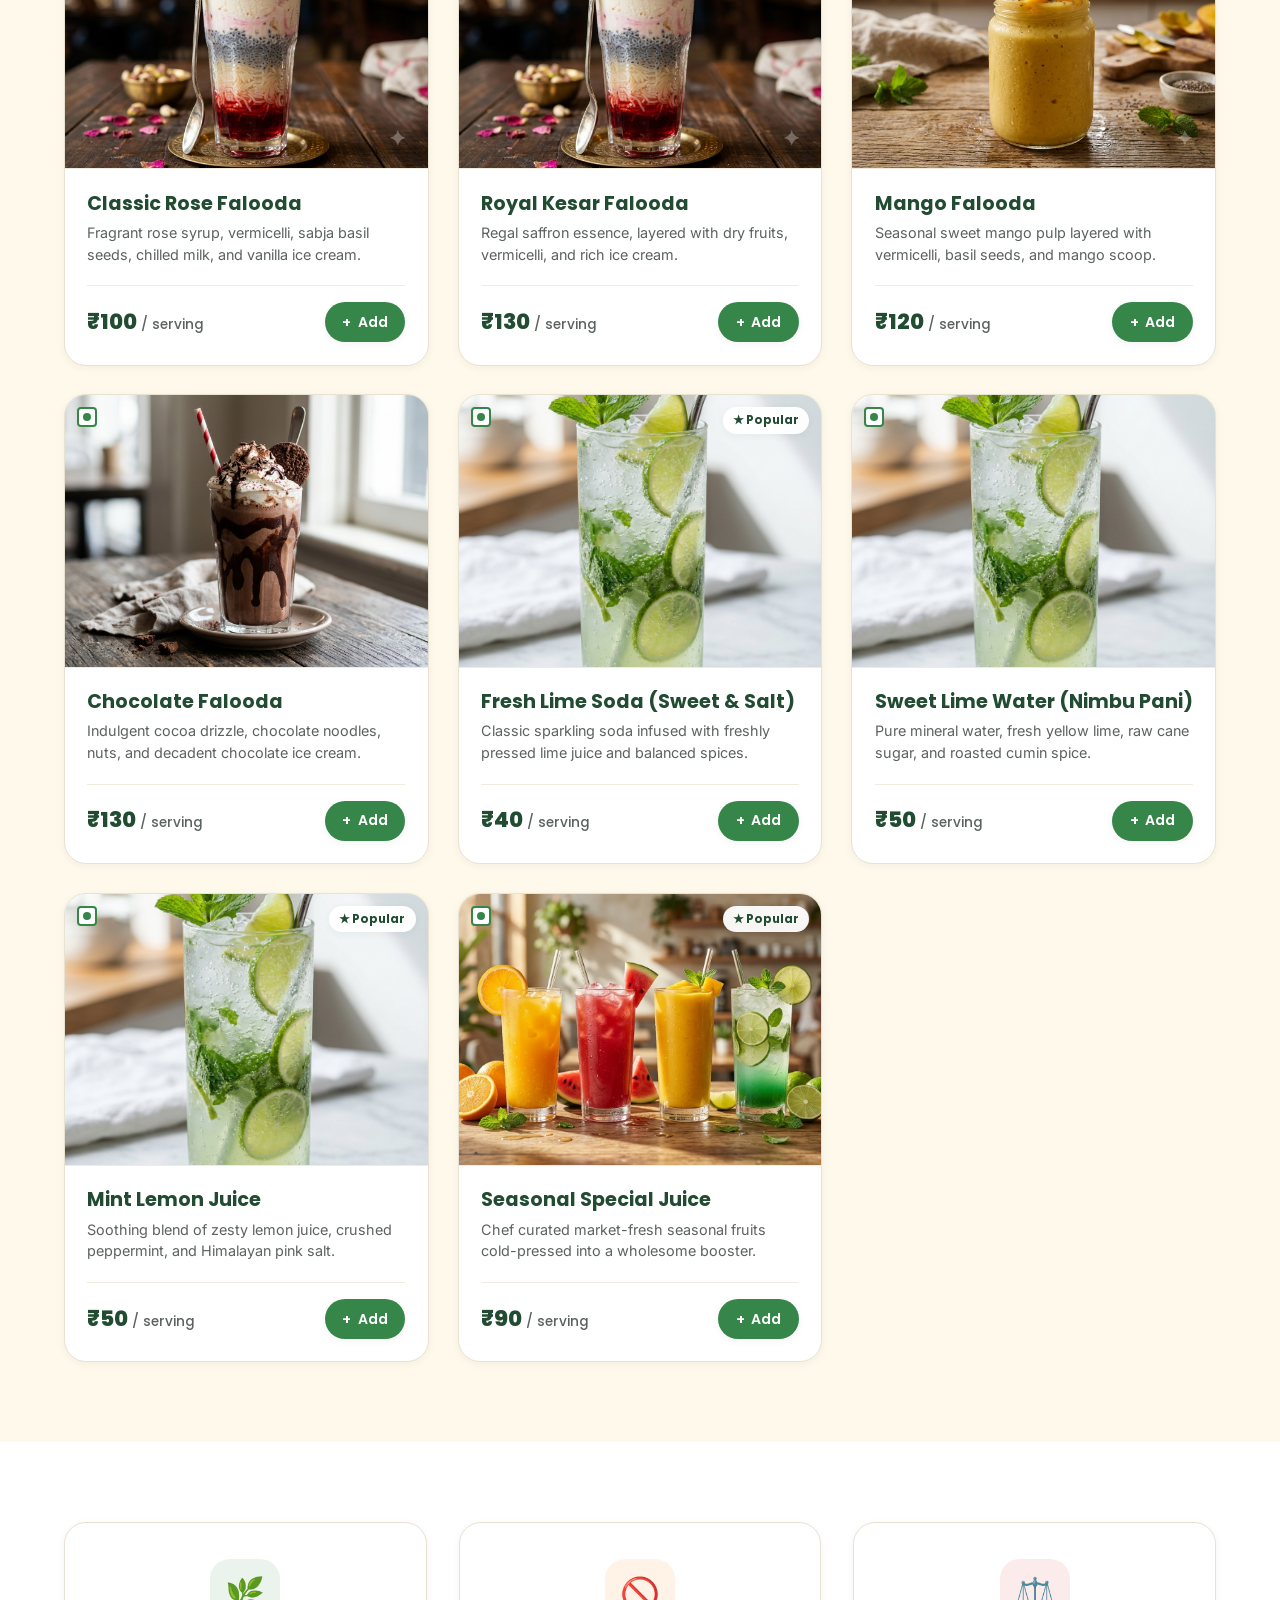
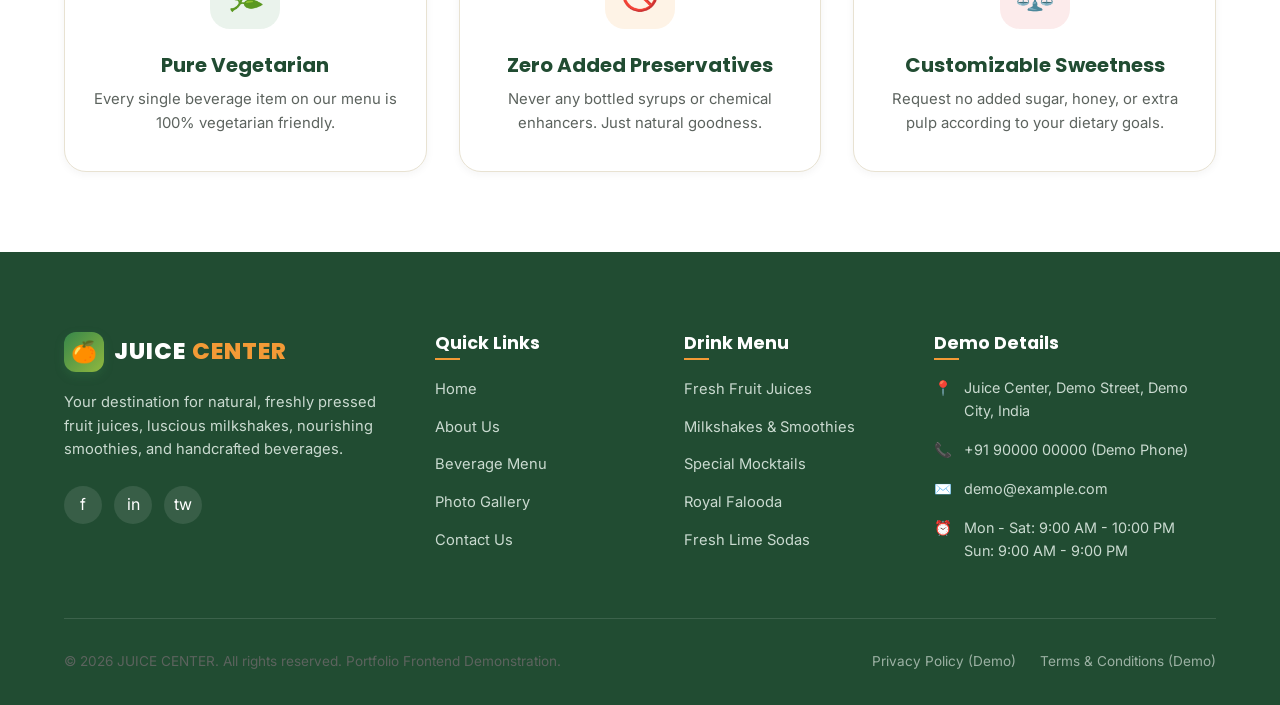
<file: menu.html>
<!DOCTYPE html>
<html lang="en">
<head>
  <meta charset="UTF-8">
  <meta name="viewport" content="width=device-width, initial-scale=1.0">
  <title>Digital Menu | Juice Center</title>
  <meta name="description" content="Explore the full digital menu of Juice Center. Fresh fruit juices, shakes, smoothies, mocktails, falooda, and lime coolers with interactive cart ordering.">
  <meta property="og:title" content="Digital Menu | Juice Center">
  <meta property="og:description" content="Browse 25+ fresh juices, smoothies, shakes, and mocktails. Add drinks to your demo cart.">

  <!-- Google Fonts -->
  <link rel="preconnect" href="https://fonts.googleapis.com">
  <link rel="preconnect" href="https://fonts.gstatic.com" crossorigin>
  <link href="https://fonts.googleapis.com/css2?family=Inter:wght@400;500;600;700&family=Poppins:wght@600;700;800&display=swap" rel="stylesheet">

  <link rel="stylesheet" href="css/style.css">
</head>
<body>

  <!-- HEADER -->
  <header class="site-header">
    <div class="container header-container">
      <a href="index.html" class="site-logo" aria-label="Juice Center Home">
        <span class="site-logo-icon">🍊</span>
        <span class="site-logo-text">JUICE <span>CENTER</span></span>
      </a>

      <nav class="nav-menu" aria-label="Main Navigation">
        <a href="index.html" class="nav-link">Home</a>
        <a href="about.html" class="nav-link">About</a>
        <a href="menu.html" class="nav-link active">Menu</a>
        <a href="fresh-juices.html" class="nav-link">Fresh Juices</a>
        <a href="milkshakes.html" class="nav-link">Milkshakes</a>
        <a href="special-drinks.html" class="nav-link">Special Drinks</a>
        <a href="gallery.html" class="nav-link">Gallery</a>
        <a href="contact.html" class="nav-link">Contact</a>
      </nav>

      <div class="header-actions">
        <button class="cart-toggle-btn" aria-label="View shopping cart" title="Cart">
          🛒
          <span class="cart-badge" style="display: none;">0</span>
        </button>
        <button class="btn btn-primary btn-sm" data-action="open-cart">View Cart</button>
        <button class="mobile-nav-toggle" aria-label="Toggle navigation menu">
          <span></span>
          <span></span>
          <span></span>
        </button>
      </div>
    </div>
  </header>

  <main>
    <!-- PAGE BANNER -->
    <div class="page-banner">
      <div class="container">
        <div class="breadcrumb">
          <a href="index.html">Home</a>
          <span>/</span>
          <span>Beverage Menu</span>
        </div>
        <h1>Our Beverage Menu</h1>
        <p>Explore handcrafted cold-pressed juices, velvety shakes, rich fruit smoothies, and refreshing coolers.</p>
      </div>
    </div>

    <!-- MENU CATALOG WITH REAL-TIME FILTERING & SEARCH -->
    <section class="section section-bg-cream">
      <div class="container">

        <!-- Filter & Search Bar -->
        <div class="filter-bar">
          <div class="search-box">
            <span class="search-box-icon">🔍</span>
            <input type="text" id="menuSearchInput" placeholder="Search beverages (e.g. Orange, Mango, Falooda, Mojito)..." aria-label="Search beverages">
          </div>

          <div class="category-filter-list" role="tablist" aria-label="Beverage Category Filter">
            <button class="category-pill active" data-filter="all">All Beverages (25)</button>
            <button class="category-pill" data-filter="fresh-juices">Fresh Fruit Juices</button>
            <button class="category-pill" data-filter="milkshakes">Milkshakes</button>
            <button class="category-pill" data-filter="smoothies">Smoothies</button>
            <button class="category-pill" data-filter="special-drinks">Mocktails &amp; Specials</button>
          </div>
        </div>

        <!-- Menu Item Counter and Status -->
        <div style="display: flex; justify-content: space-between; align-items: center; margin-bottom: 2rem;">
          <p id="menuCountStatus" style="font-size: 0.95rem; font-weight: 600; color: var(--color-charcoal-muted);">
            Showing all 25 beverages
          </p>
          <span class="demo-badge">All prices illustrative demo prices</span>
        </div>

        <!-- Dynamic Beverage Grid -->
        <div class="beverage-grid" id="fullMenuGrid">
          <!-- Populated by script -->
        </div>

        <!-- Empty Results Message -->
        <div id="noResultsNotice" style="display: none; text-align: center; padding: 4rem 1rem; background: var(--color-white); border-radius: var(--radius-lg); border: 1px solid var(--color-border); margin-top: 1rem;">
          <div style="font-size: 3rem; margin-bottom: 1rem;">🍹</div>
          <h3>No matching beverages found</h3>
          <p style="margin-top: 0.5rem; color: var(--color-charcoal-muted);">Try a different keyword or reset filters to explore all drinks.</p>
          <button class="btn btn-outline btn-sm" id="resetFilterBtn" style="margin-top: 1.2rem;">Reset Filters</button>
        </div>

      </div>
    </section>

    <!-- MENU NOTES / PROMISE -->
    <section class="section section-bg-white">
      <div class="container">
        <div class="feature-grid">
          <div class="feature-card">
            <div class="feature-icon-wrapper">🌿</div>
            <h3 class="feature-title">Pure Vegetarian</h3>
            <p class="feature-text">Every single beverage item on our menu is 100% vegetarian friendly.</p>
          </div>
          <div class="feature-card">
            <div class="feature-icon-wrapper">🚫</div>
            <h3 class="feature-title">Zero Added Preservatives</h3>
            <p class="feature-text">Never any bottled syrups or chemical enhancers. Just natural goodness.</p>
          </div>
          <div class="feature-card">
            <div class="feature-icon-wrapper">⚖️</div>
            <h3 class="feature-title">Customizable Sweetness</h3>
            <p class="feature-text">Request no added sugar, honey, or extra pulp according to your dietary goals.</p>
          </div>
        </div>
      </div>
    </section>
  </main>

  <!-- FOOTER -->
  <footer class="site-footer">
    <div class="container">
      <div class="footer-grid">
        <div class="footer-col footer-brand">
          <a href="index.html" class="site-logo">
            <span class="site-logo-icon">🍊</span>
            <span class="site-logo-text">JUICE <span>CENTER</span></span>
          </a>
          <p class="footer-desc">
            Your destination for natural, freshly pressed fruit juices, luscious milkshakes, nourishing smoothies, and handcrafted beverages.
          </p>
          <div class="footer-social-links">
            <a href="#" class="social-icon-btn" aria-label="Facebook">f</a>
            <a href="#" class="social-icon-btn" aria-label="Instagram">in</a>
            <a href="#" class="social-icon-btn" aria-label="Twitter">tw</a>
          </div>
        </div>

        <div class="footer-col">
          <h4>Quick Links</h4>
          <ul class="footer-links">
            <li><a href="index.html">Home</a></li>
            <li><a href="about.html">About Us</a></li>
            <li><a href="menu.html">Beverage Menu</a></li>
            <li><a href="gallery.html">Photo Gallery</a></li>
            <li><a href="contact.html">Contact Us</a></li>
          </ul>
        </div>

        <div class="footer-col">
          <h4>Drink Menu</h4>
          <ul class="footer-links">
            <li><a href="fresh-juices.html">Fresh Fruit Juices</a></li>
            <li><a href="milkshakes.html">Milkshakes &amp; Smoothies</a></li>
            <li><a href="special-drinks.html">Special Mocktails</a></li>
            <li><a href="special-drinks.html">Royal Falooda</a></li>
            <li><a href="special-drinks.html">Fresh Lime Sodas</a></li>
          </ul>
        </div>

        <div class="footer-col">
          <h4>Demo Details</h4>
          <div class="footer-contact-info">
            <div class="footer-contact-item">
              <span>📍</span>
              <span>Juice Center, Demo Street, Demo City, India</span>
            </div>
            <div class="footer-contact-item">
              <span>📞</span>
              <span>+91 90000 00000 (Demo Phone)</span>
            </div>
            <div class="footer-contact-item">
              <span>✉️</span>
              <span>demo@example.com</span>
            </div>
            <div class="footer-contact-item">
              <span>⏰</span>
              <span>Mon - Sat: 9:00 AM - 10:00 PM<br>Sun: 9:00 AM - 9:00 PM</span>
            </div>
          </div>
        </div>
      </div>

      <div class="footer-bottom">
        <p>&copy; 2026 JUICE CENTER. All rights reserved. Portfolio Frontend Demonstration.</p>
        <div class="footer-legal-links">
          <a href="#">Privacy Policy (Demo)</a>
          <a href="#">Terms &amp; Conditions (Demo)</a>
        </div>
      </div>
    </div>
  </footer>

  <!-- CART DRAWER & CHECKOUT MODALS -->
  <div class="cart-overlay" id="cartOverlay"></div>
  <aside class="cart-drawer" id="cartDrawer" aria-label="Shopping Cart">
    <div class="cart-drawer-header">
      <h3><span>🛒</span> Your Beverage Cart</h3>
      <button class="cart-close-btn" id="cartCloseBtn" aria-label="Close cart">✕</button>
    </div>
    <div class="cart-drawer-items" id="cartDrawerItems"></div>
    <div class="cart-drawer-footer">
      <div class="cart-summary-row"><span>Subtotal</span><span id="cartSubtotal">₹0</span></div>
      <div class="cart-summary-row"><span>Demo Delivery</span><span id="cartDelivery">₹20</span></div>
      <div class="cart-summary-row total-row"><span>Demo Total</span><span id="cartGrandTotal">₹0</span></div>
      <button class="btn btn-primary btn-block" id="cartCheckoutBtn">Proceed to Demo Checkout</button>
    </div>
  </aside>

  <div class="modal" id="checkoutModal">
    <div class="modal-dialog">
      <button class="modal-close-btn" id="checkoutCloseBtn" aria-label="Close modal">✕</button>
      <div class="modal-header">
        <span class="section-tag">Frontend Demo Only</span>
        <h3>Complete Demo Order</h3>
        <p>No real payments or data transmissions occur.</p>
      </div>
      <div id="modalOrderSummary"></div>
      <form id="checkoutForm">
        <div class="form-group">
          <label class="form-label" for="orderName">Full Name *</label>
          <input type="text" id="orderName" class="form-control" placeholder="e.g. Aditi Sharma" required>
        </div>
        <div class="form-group">
          <label class="form-label" for="orderPhone">Phone Number *</label>
          <input type="tel" id="orderPhone" class="form-control" placeholder="+91 90000 00000" required>
        </div>
        <div class="form-group">
          <label class="form-label" for="orderAddress">Delivery / Pickup Address *</label>
          <textarea id="orderAddress" class="form-control" rows="2" placeholder="Demo Address, Street, City" required></textarea>
        </div>
        <div class="form-group">
          <label class="form-label" for="orderNotes">Special Preparation Instructions</label>
          <input type="text" id="orderNotes" class="form-control" placeholder="e.g. Less ice, no added sugar">
        </div>
        <div style="display: flex; gap: 1rem; margin-top: 1.5rem;">
          <button type="button" class="btn btn-outline" id="checkoutCancelBtn" style="flex: 1;">Cancel</button>
          <button type="submit" class="btn btn-primary" style="flex: 2;">Confirm Demo Order</button>
        </div>
      </form>
    </div>
  </div>

  <div class="modal" id="orderSuccessModal">
    <div class="modal-dialog" style="text-align: center;">
      <div style="font-size: 3.5rem; margin-bottom: 1rem;">🎉</div>
      <span class="section-tag">Demo Simulation Confirmed</span>
      <h3 style="margin: 0.5rem 0 1rem 0;">Thank You for Your Order!</h3>
      <p style="margin-bottom: 1.5rem;">
        Your demo order reference is: <strong id="confirmedOrderRef" style="color: var(--color-primary); font-size: 1.1rem;">JC-000000</strong>
      </p>
      <button class="btn btn-primary btn-block" id="successCloseBtn">Continue Exploring Menu</button>
    </div>
  </div>

  <button class="back-to-top-btn" id="backToTop" aria-label="Back to top">↑</button>
  <script src="js/script.js"></script>

  <!-- Interactive Menu Script -->
  <script>
    document.addEventListener('DOMContentLoaded', () => {
      const grid = document.getElementById('fullMenuGrid');
      const searchInput = document.getElementById('menuSearchInput');
      const filterPills = document.querySelectorAll('.category-pill');
      const countStatus = document.getElementById('menuCountStatus');
      const noResults = document.getElementById('noResultsNotice');
      const resetBtn = document.getElementById('resetFilterBtn');

      let currentFilter = 'all';
      let currentQuery = '';

      function renderMenu() {
        const filtered = JUICE_MENU.filter(drink => {
          const matchCategory = (currentFilter === 'all') || (drink.category === currentFilter);
          const matchSearch = drink.name.toLowerCase().includes(currentQuery) ||
                              drink.desc.toLowerCase().includes(currentQuery);
          return matchCategory && matchSearch;
        });

        if (filtered.length === 0) {
          grid.innerHTML = '';
          noResults.style.display = 'block';
          countStatus.textContent = 'Found 0 beverages';
        } else {
          noResults.style.display = 'none';
          countStatus.textContent = `Showing ${filtered.length} beverage${filtered.length > 1 ? 's' : ''}`;
          grid.innerHTML = filtered.map(drink => createDrinkCard(drink)).join('');
        }
      }

      // Initial Render
      renderMenu();

      // Search Handler
      searchInput.addEventListener('input', (e) => {
        currentQuery = e.target.value.toLowerCase().trim();
        renderMenu();
      });

      // Filter Pill Handlers
      filterPills.forEach(pill => {
        pill.addEventListener('click', () => {
          filterPills.forEach(p => p.classList.remove('active'));
          pill.classList.add('active');
          currentFilter = pill.getAttribute('data-filter');
          renderMenu();
        });
      });

      // Reset
      resetBtn?.addEventListener('click', () => {
        currentFilter = 'all';
        currentQuery = '';
        searchInput.value = '';
        filterPills.forEach(p => p.classList.remove('active'));
        filterPills[0].classList.add('active');
        renderMenu();
      });
    });
  </script>
</body>
</html>
</file>
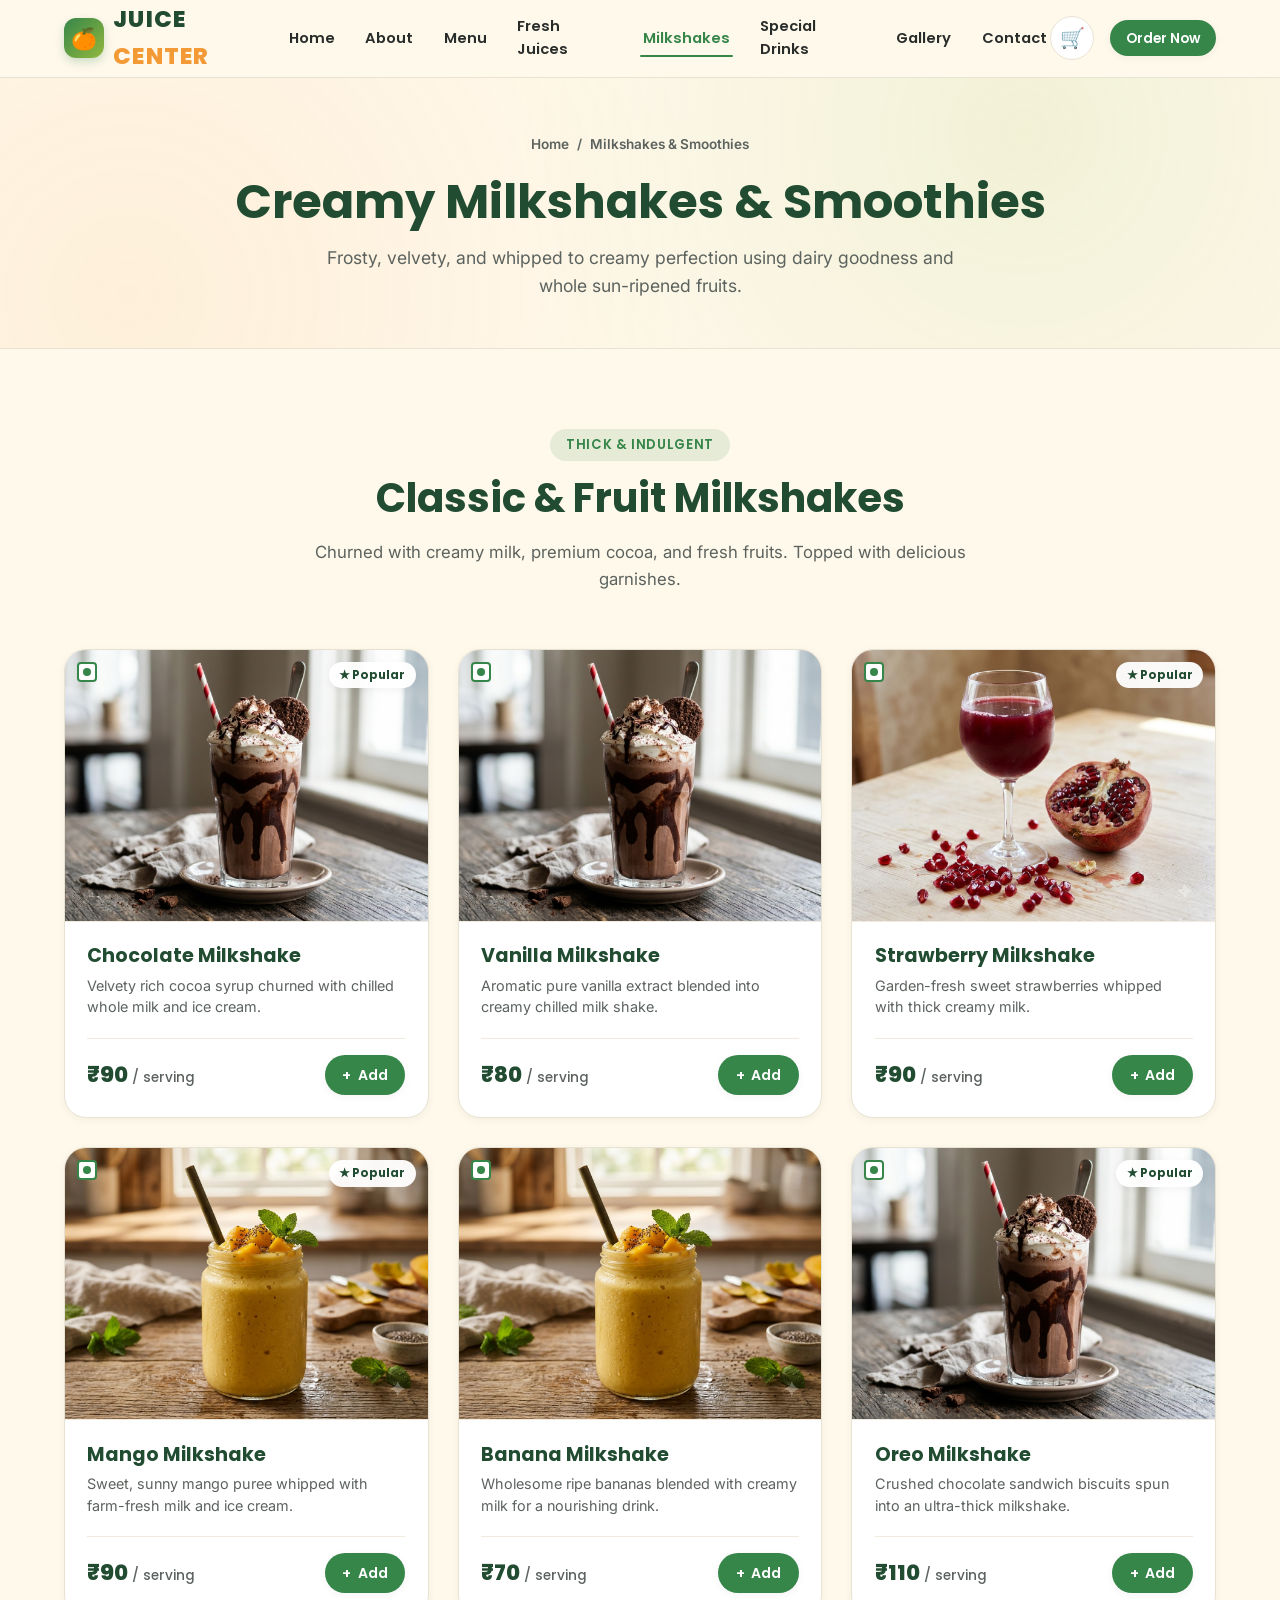
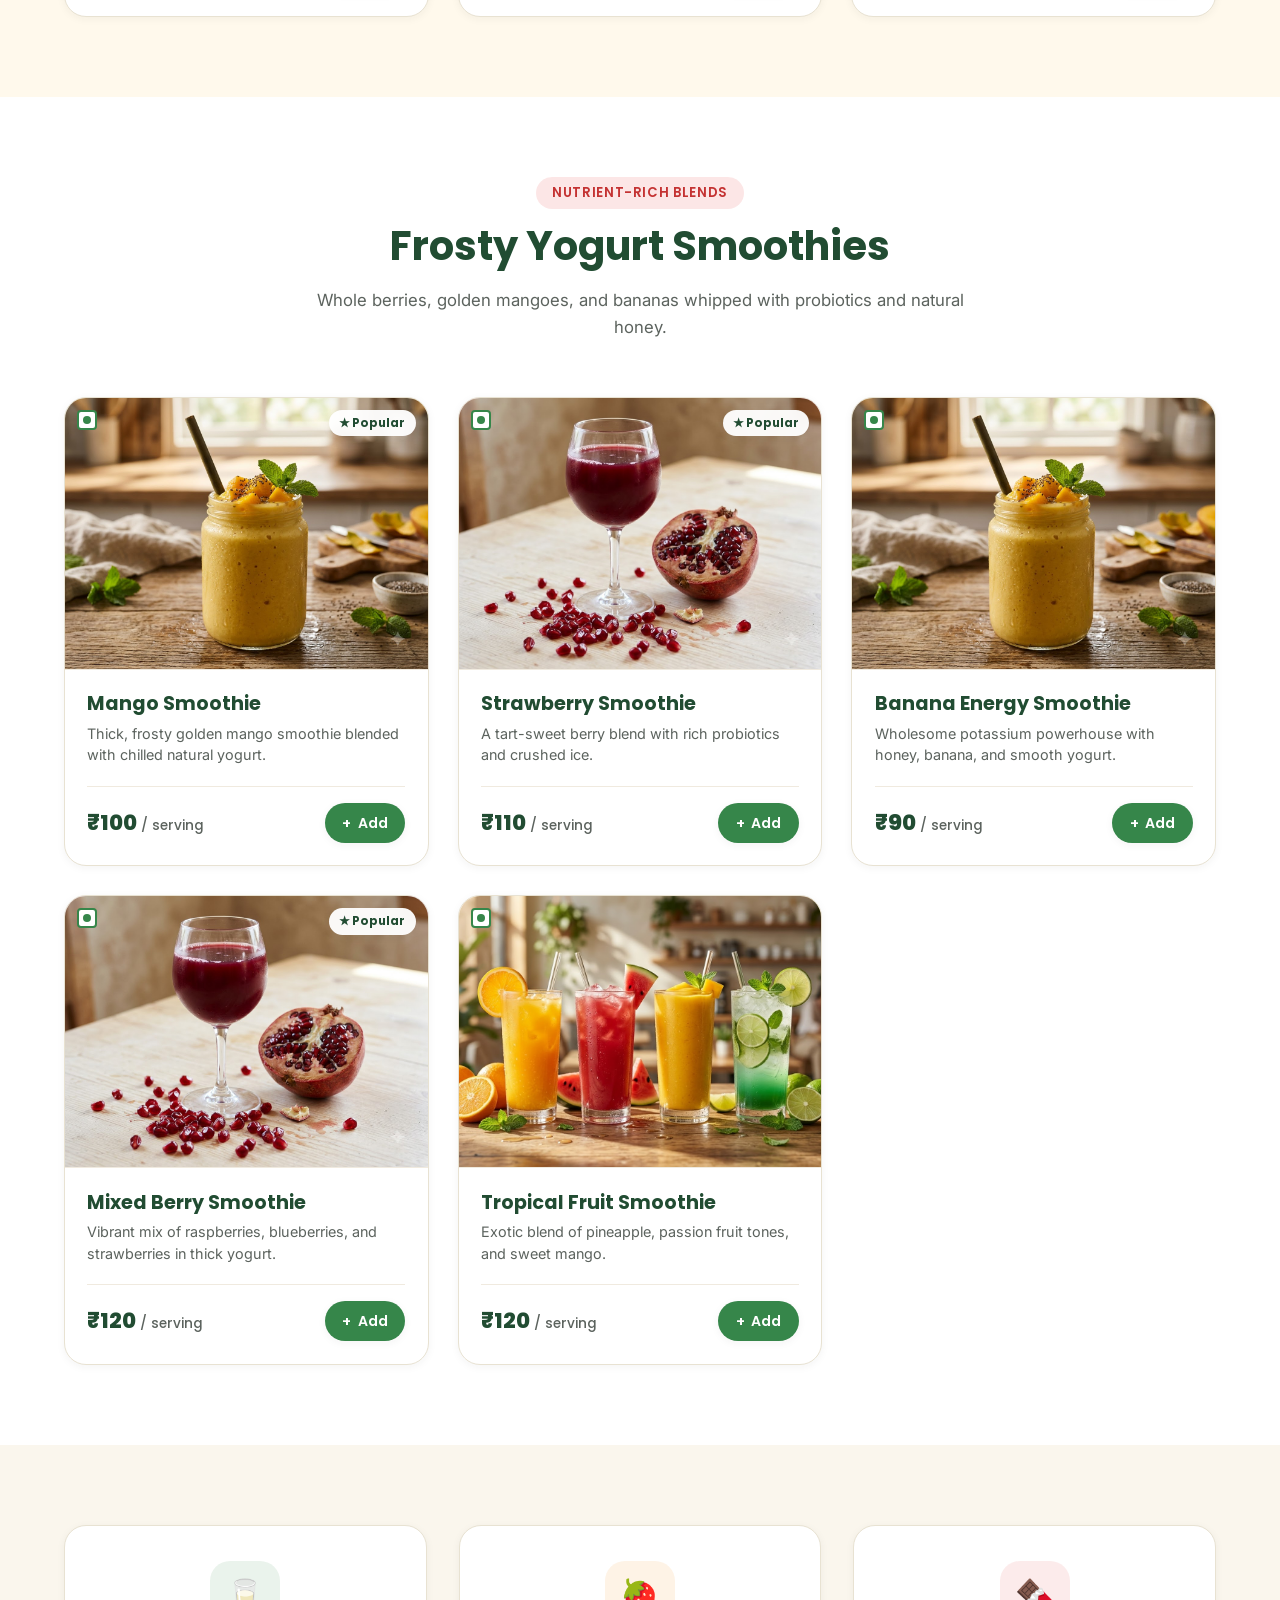
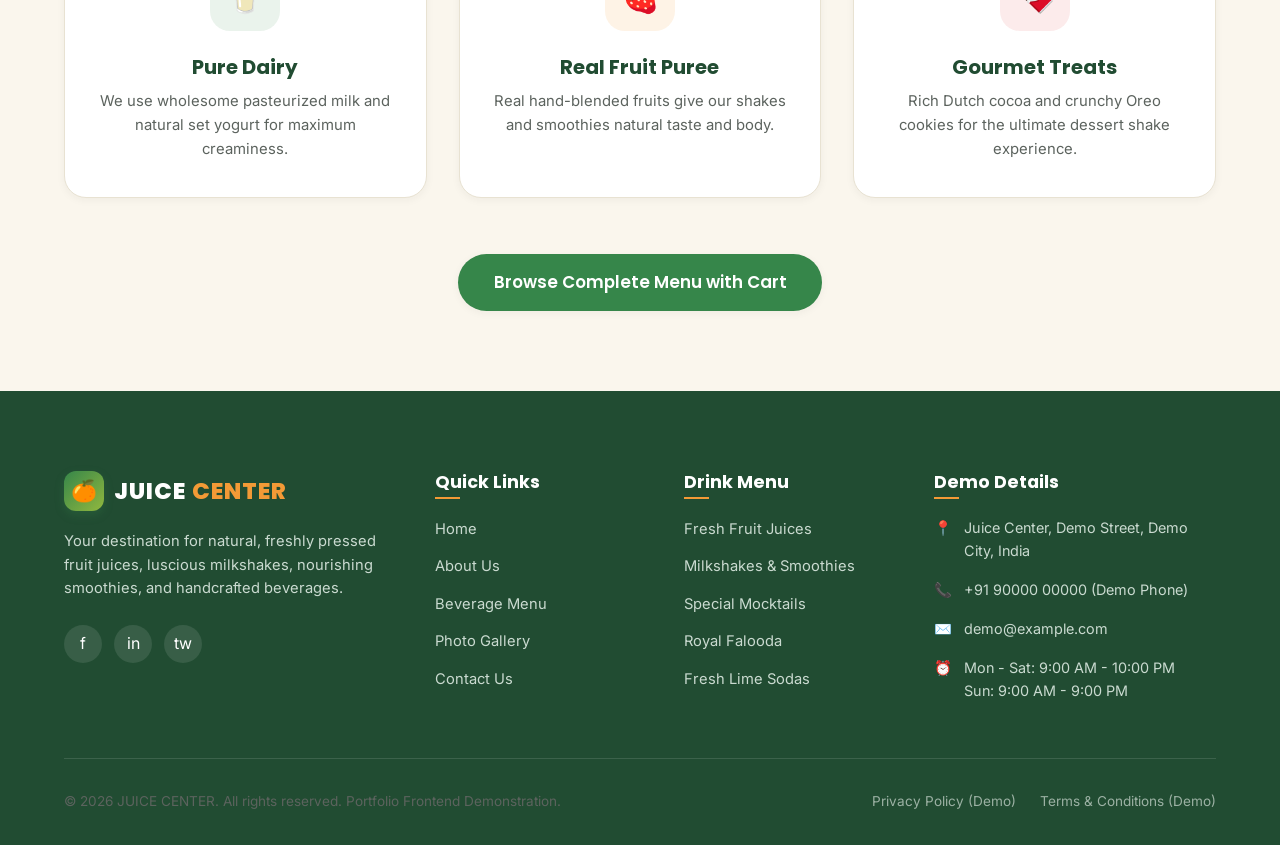
<file: milkshakes.html>
<!DOCTYPE html>
<html lang="en">
<head>
  <meta charset="UTF-8">
  <meta name="viewport" content="width=device-width, initial-scale=1.0">
  <title>Milkshakes &amp; Smoothies | Juice Center</title>
  <meta name="description" content="Indulge in velvety thick milkshakes and nourishing real-fruit smoothies. Handcrafted with whole milk, fresh fruits, and delicious toppings.">
  <meta property="og:title" content="Milkshakes &amp; Smoothies | Juice Center">
  <meta property="og:description" content="Discover rich chocolate shakes, fresh fruit shakes, and frosty thick smoothies at Juice Center.">

  <!-- Google Fonts -->
  <link rel="preconnect" href="https://fonts.googleapis.com">
  <link rel="preconnect" href="https://fonts.gstatic.com" crossorigin>
  <link href="https://fonts.googleapis.com/css2?family=Inter:wght@400;500;600;700&family=Poppins:wght@600;700;800&display=swap" rel="stylesheet">

  <link rel="stylesheet" href="css/style.css">
</head>
<body>

  <!-- HEADER -->
  <header class="site-header">
    <div class="container header-container">
      <a href="index.html" class="site-logo" aria-label="Juice Center Home">
        <span class="site-logo-icon">🍊</span>
        <span class="site-logo-text">JUICE <span>CENTER</span></span>
      </a>

      <nav class="nav-menu" aria-label="Main Navigation">
        <a href="index.html" class="nav-link">Home</a>
        <a href="about.html" class="nav-link">About</a>
        <a href="menu.html" class="nav-link">Menu</a>
        <a href="fresh-juices.html" class="nav-link">Fresh Juices</a>
        <a href="milkshakes.html" class="nav-link active">Milkshakes</a>
        <a href="special-drinks.html" class="nav-link">Special Drinks</a>
        <a href="gallery.html" class="nav-link">Gallery</a>
        <a href="contact.html" class="nav-link">Contact</a>
      </nav>

      <div class="header-actions">
        <button class="cart-toggle-btn" aria-label="View shopping cart" title="Cart">
          🛒
          <span class="cart-badge" style="display: none;">0</span>
        </button>
        <a href="menu.html" class="btn btn-primary btn-sm">Order Now</a>
        <button class="mobile-nav-toggle" aria-label="Toggle navigation menu">
          <span></span>
          <span></span>
          <span></span>
        </button>
      </div>
    </div>
  </header>

  <main>
    <!-- PAGE BANNER -->
    <div class="page-banner">
      <div class="container">
        <div class="breadcrumb">
          <a href="index.html">Home</a>
          <span>/</span>
          <span>Milkshakes &amp; Smoothies</span>
        </div>
        <h1>Creamy Milkshakes &amp; Smoothies</h1>
        <p>Frosty, velvety, and whipped to creamy perfection using dairy goodness and whole sun-ripened fruits.</p>
      </div>
    </div>

    <!-- MILKSHAKES SECTION -->
    <section class="section section-bg-cream">
      <div class="container">
        <div class="section-header">
          <span class="section-tag">Thick &amp; Indulgent</span>
          <h2 class="section-title">Classic &amp; Fruit Milkshakes</h2>
          <p class="section-subtitle">
            Churned with creamy milk, premium cocoa, and fresh fruits. Topped with delicious garnishes.
          </p>
        </div>

        <div class="beverage-grid" id="milkshakesGrid">
          <!-- Populated by script -->
        </div>
      </div>
    </section>

    <!-- SMOOTHIES SECTION -->
    <section class="section section-bg-white">
      <div class="container">
        <div class="section-header">
          <span class="section-tag tag-watermelon">Nutrient-Rich Blends</span>
          <h2 class="section-title">Frosty Yogurt Smoothies</h2>
          <p class="section-subtitle">
            Whole berries, golden mangoes, and bananas whipped with probiotics and natural honey.
          </p>
        </div>

        <div class="beverage-grid" id="smoothiesGrid">
          <!-- Populated by script -->
        </div>
      </div>
    </section>

    <!-- QUALITY INGREDIENTS BANNER -->
    <section class="section section-bg-subtle">
      <div class="container">
        <div class="feature-grid">
          <div class="feature-card">
            <div class="feature-icon-wrapper">🥛</div>
            <h3 class="feature-title">Pure Dairy</h3>
            <p class="feature-text">We use wholesome pasteurized milk and natural set yogurt for maximum creaminess.</p>
          </div>
          <div class="feature-card">
            <div class="feature-icon-wrapper">🍓</div>
            <h3 class="feature-title">Real Fruit Puree</h3>
            <p class="feature-text">Real hand-blended fruits give our shakes and smoothies natural taste and body.</p>
          </div>
          <div class="feature-card">
            <div class="feature-icon-wrapper">🍫</div>
            <h3 class="feature-title">Gourmet Treats</h3>
            <p class="feature-text">Rich Dutch cocoa and crunchy Oreo cookies for the ultimate dessert shake experience.</p>
          </div>
        </div>

        <div style="text-align: center; margin-top: 3.5rem;">
          <a href="menu.html" class="btn btn-primary btn-lg">Browse Complete Menu with Cart</a>
        </div>
      </div>
    </section>
  </main>

  <!-- FOOTER -->
  <footer class="site-footer">
    <div class="container">
      <div class="footer-grid">
        <div class="footer-col footer-brand">
          <a href="index.html" class="site-logo">
            <span class="site-logo-icon">🍊</span>
            <span class="site-logo-text">JUICE <span>CENTER</span></span>
          </a>
          <p class="footer-desc">
            Your destination for natural, freshly pressed fruit juices, luscious milkshakes, nourishing smoothies, and handcrafted beverages.
          </p>
          <div class="footer-social-links">
            <a href="#" class="social-icon-btn" aria-label="Facebook">f</a>
            <a href="#" class="social-icon-btn" aria-label="Instagram">in</a>
            <a href="#" class="social-icon-btn" aria-label="Twitter">tw</a>
          </div>
        </div>

        <div class="footer-col">
          <h4>Quick Links</h4>
          <ul class="footer-links">
            <li><a href="index.html">Home</a></li>
            <li><a href="about.html">About Us</a></li>
            <li><a href="menu.html">Beverage Menu</a></li>
            <li><a href="gallery.html">Photo Gallery</a></li>
            <li><a href="contact.html">Contact Us</a></li>
          </ul>
        </div>

        <div class="footer-col">
          <h4>Drink Menu</h4>
          <ul class="footer-links">
            <li><a href="fresh-juices.html">Fresh Fruit Juices</a></li>
            <li><a href="milkshakes.html">Milkshakes &amp; Smoothies</a></li>
            <li><a href="special-drinks.html">Special Mocktails</a></li>
            <li><a href="special-drinks.html">Royal Falooda</a></li>
            <li><a href="special-drinks.html">Fresh Lime Sodas</a></li>
          </ul>
        </div>

        <div class="footer-col">
          <h4>Demo Details</h4>
          <div class="footer-contact-info">
            <div class="footer-contact-item">
              <span>📍</span>
              <span>Juice Center, Demo Street, Demo City, India</span>
            </div>
            <div class="footer-contact-item">
              <span>📞</span>
              <span>+91 90000 00000 (Demo Phone)</span>
            </div>
            <div class="footer-contact-item">
              <span>✉️</span>
              <span>demo@example.com</span>
            </div>
            <div class="footer-contact-item">
              <span>⏰</span>
              <span>Mon - Sat: 9:00 AM - 10:00 PM<br>Sun: 9:00 AM - 9:00 PM</span>
            </div>
          </div>
        </div>
      </div>

      <div class="footer-bottom">
        <p>&copy; 2026 JUICE CENTER. All rights reserved. Portfolio Frontend Demonstration.</p>
        <div class="footer-legal-links">
          <a href="#">Privacy Policy (Demo)</a>
          <a href="#">Terms &amp; Conditions (Demo)</a>
        </div>
      </div>
    </div>
  </footer>

  <!-- CART DRAWER & CHECKOUT MODALS -->
  <div class="cart-overlay" id="cartOverlay"></div>
  <aside class="cart-drawer" id="cartDrawer" aria-label="Shopping Cart">
    <div class="cart-drawer-header">
      <h3><span>🛒</span> Your Beverage Cart</h3>
      <button class="cart-close-btn" id="cartCloseBtn" aria-label="Close cart">✕</button>
    </div>
    <div class="cart-drawer-items" id="cartDrawerItems"></div>
    <div class="cart-drawer-footer">
      <div class="cart-summary-row"><span>Subtotal</span><span id="cartSubtotal">₹0</span></div>
      <div class="cart-summary-row"><span>Demo Delivery</span><span id="cartDelivery">₹20</span></div>
      <div class="cart-summary-row total-row"><span>Demo Total</span><span id="cartGrandTotal">₹0</span></div>
      <button class="btn btn-primary btn-block" id="cartCheckoutBtn">Proceed to Demo Checkout</button>
    </div>
  </aside>

  <div class="modal" id="checkoutModal">
    <div class="modal-dialog">
      <button class="modal-close-btn" id="checkoutCloseBtn" aria-label="Close modal">✕</button>
      <div class="modal-header">
        <span class="section-tag">Frontend Demo Only</span>
        <h3>Complete Demo Order</h3>
        <p>No real payments or data transmissions occur.</p>
      </div>
      <div id="modalOrderSummary"></div>
      <form id="checkoutForm">
        <div class="form-group">
          <label class="form-label" for="orderName">Full Name *</label>
          <input type="text" id="orderName" class="form-control" placeholder="e.g. Aditi Sharma" required>
        </div>
        <div class="form-group">
          <label class="form-label" for="orderPhone">Phone Number *</label>
          <input type="tel" id="orderPhone" class="form-control" placeholder="+91 90000 00000" required>
        </div>
        <div class="form-group">
          <label class="form-label" for="orderAddress">Delivery / Pickup Address *</label>
          <textarea id="orderAddress" class="form-control" rows="2" placeholder="Demo Address, Street, City" required></textarea>
        </div>
        <div class="form-group">
          <label class="form-label" for="orderNotes">Special Preparation Instructions</label>
          <input type="text" id="orderNotes" class="form-control" placeholder="e.g. Less ice, no added sugar">
        </div>
        <div style="display: flex; gap: 1rem; margin-top: 1.5rem;">
          <button type="button" class="btn btn-outline" id="checkoutCancelBtn" style="flex: 1;">Cancel</button>
          <button type="submit" class="btn btn-primary" style="flex: 2;">Confirm Demo Order</button>
        </div>
      </form>
    </div>
  </div>

  <div class="modal" id="orderSuccessModal">
    <div class="modal-dialog" style="text-align: center;">
      <div style="font-size: 3.5rem; margin-bottom: 1rem;">🎉</div>
      <span class="section-tag">Demo Simulation Confirmed</span>
      <h3 style="margin: 0.5rem 0 1rem 0;">Thank You for Your Order!</h3>
      <p style="margin-bottom: 1.5rem;">
        Your demo order reference is: <strong id="confirmedOrderRef" style="color: var(--color-primary); font-size: 1.1rem;">JC-000000</strong>
      </p>
      <button class="btn btn-primary btn-block" id="successCloseBtn">Continue Exploring Menu</button>
    </div>
  </div>

  <button class="back-to-top-btn" id="backToTop" aria-label="Back to top">↑</button>
  <script src="js/script.js"></script>

  <script>
    document.addEventListener('DOMContentLoaded', () => {
      const milkshakes = JUICE_MENU.filter(item => item.category === 'milkshakes');
      const smoothies = JUICE_MENU.filter(item => item.category === 'smoothies');
      
      const msGrid = document.getElementById('milkshakesGrid');
      const smGrid = document.getElementById('smoothiesGrid');

      if (msGrid) msGrid.innerHTML = milkshakes.map(d => createDrinkCard(d)).join('');
      if (smGrid) smGrid.innerHTML = smoothies.map(d => createDrinkCard(d)).join('');
    });
  </script>
</body>
</html>
</file>
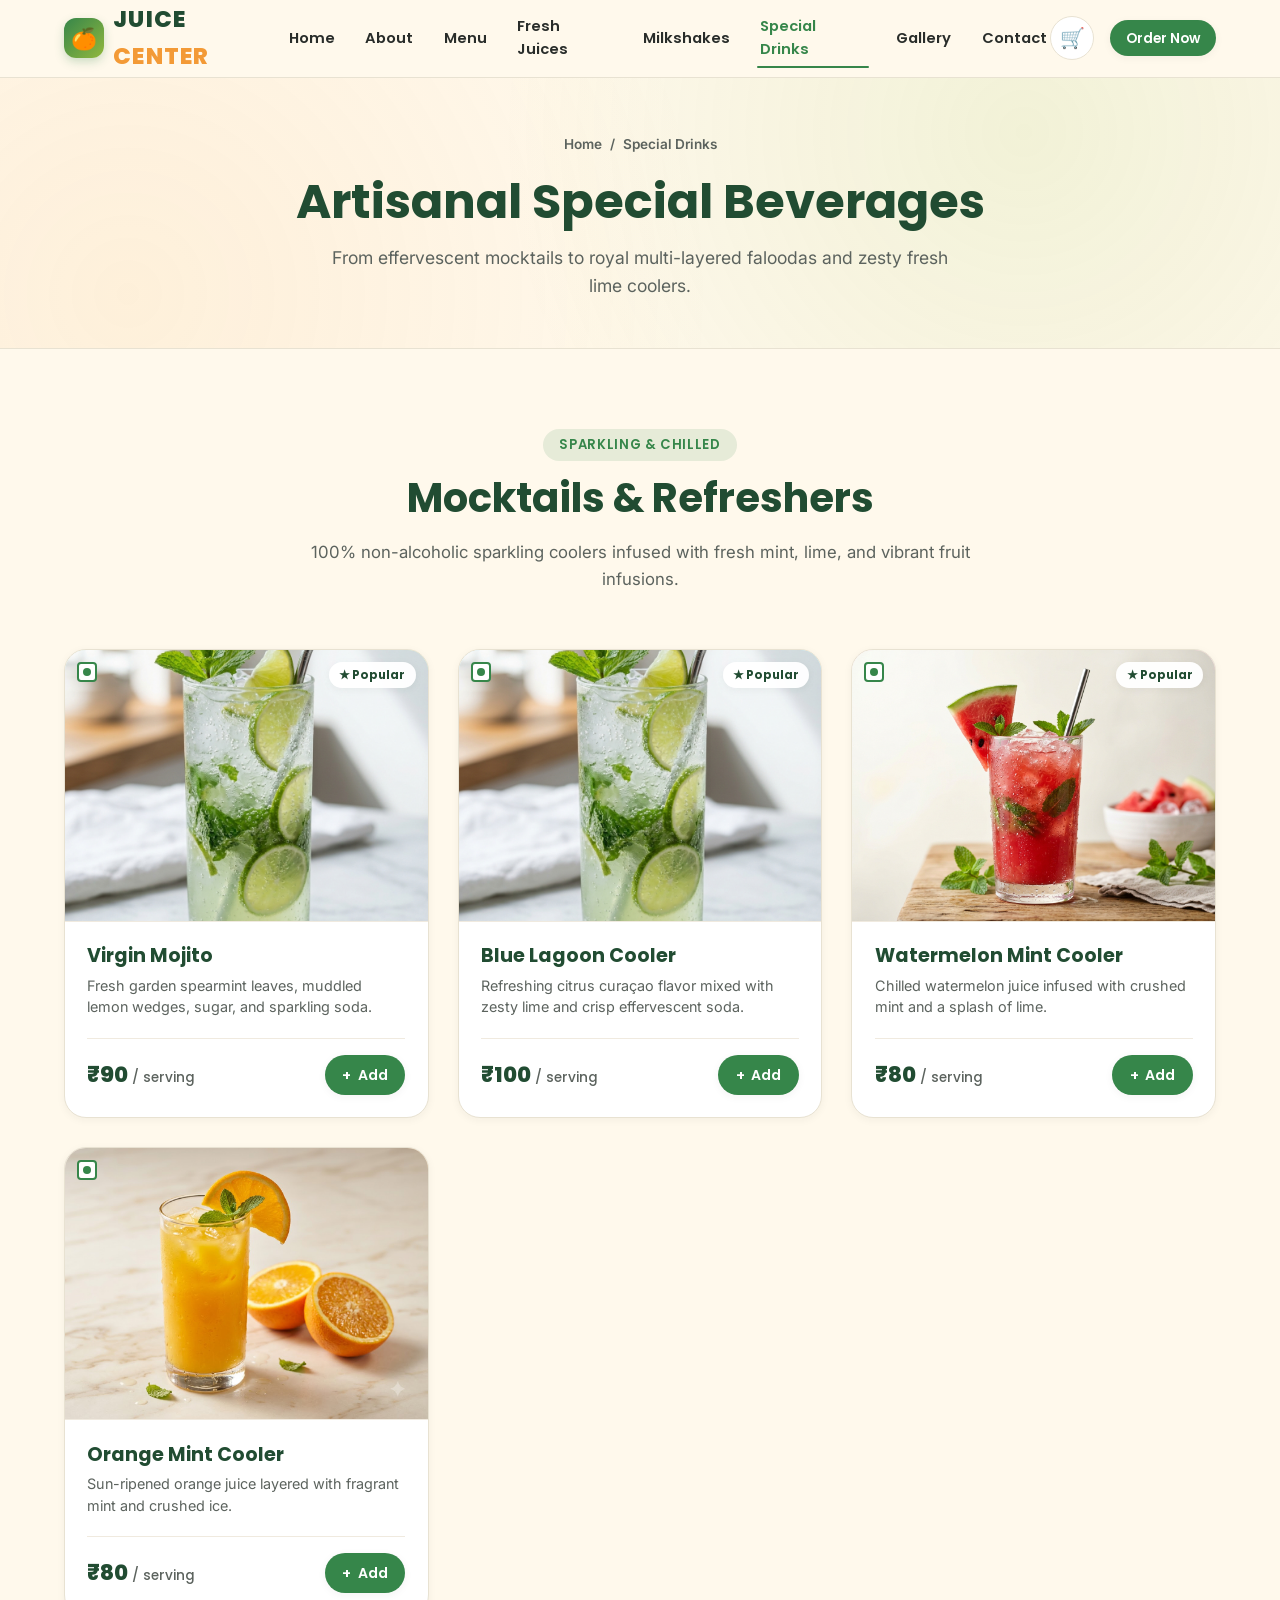
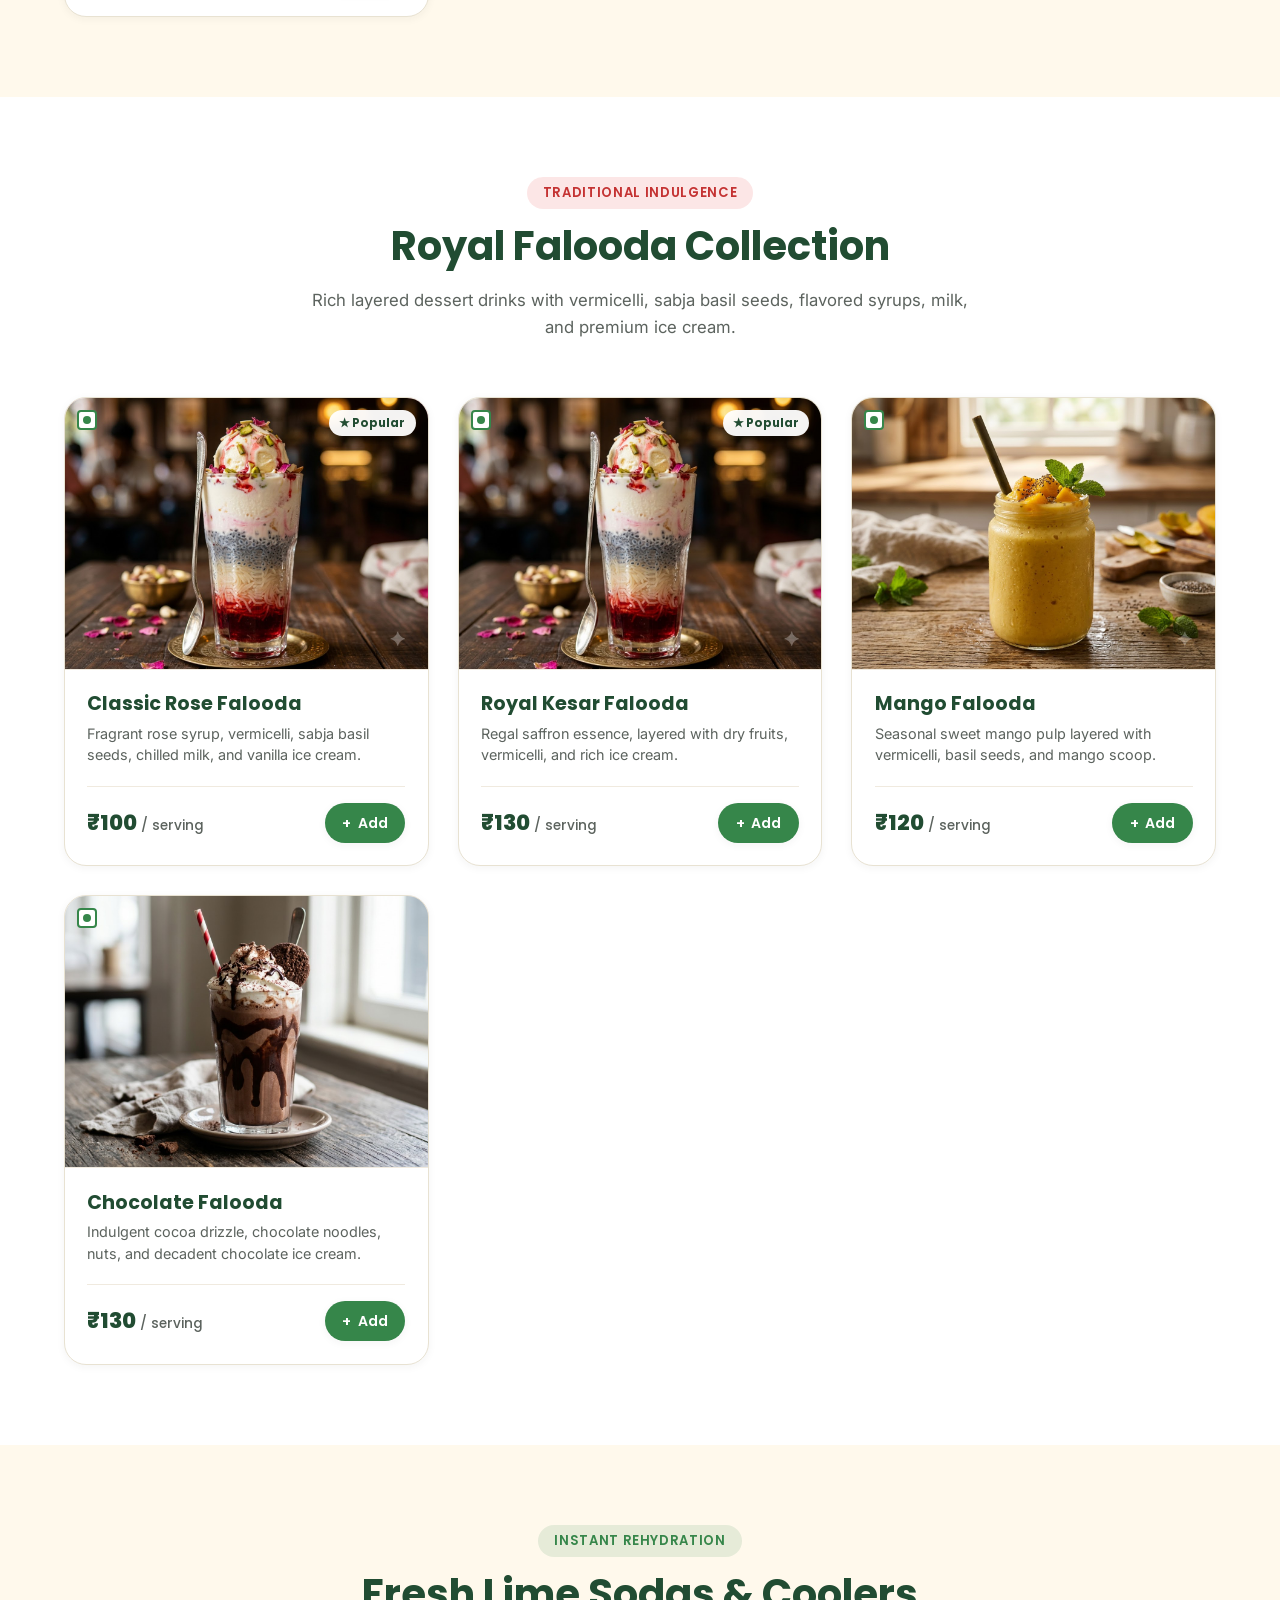
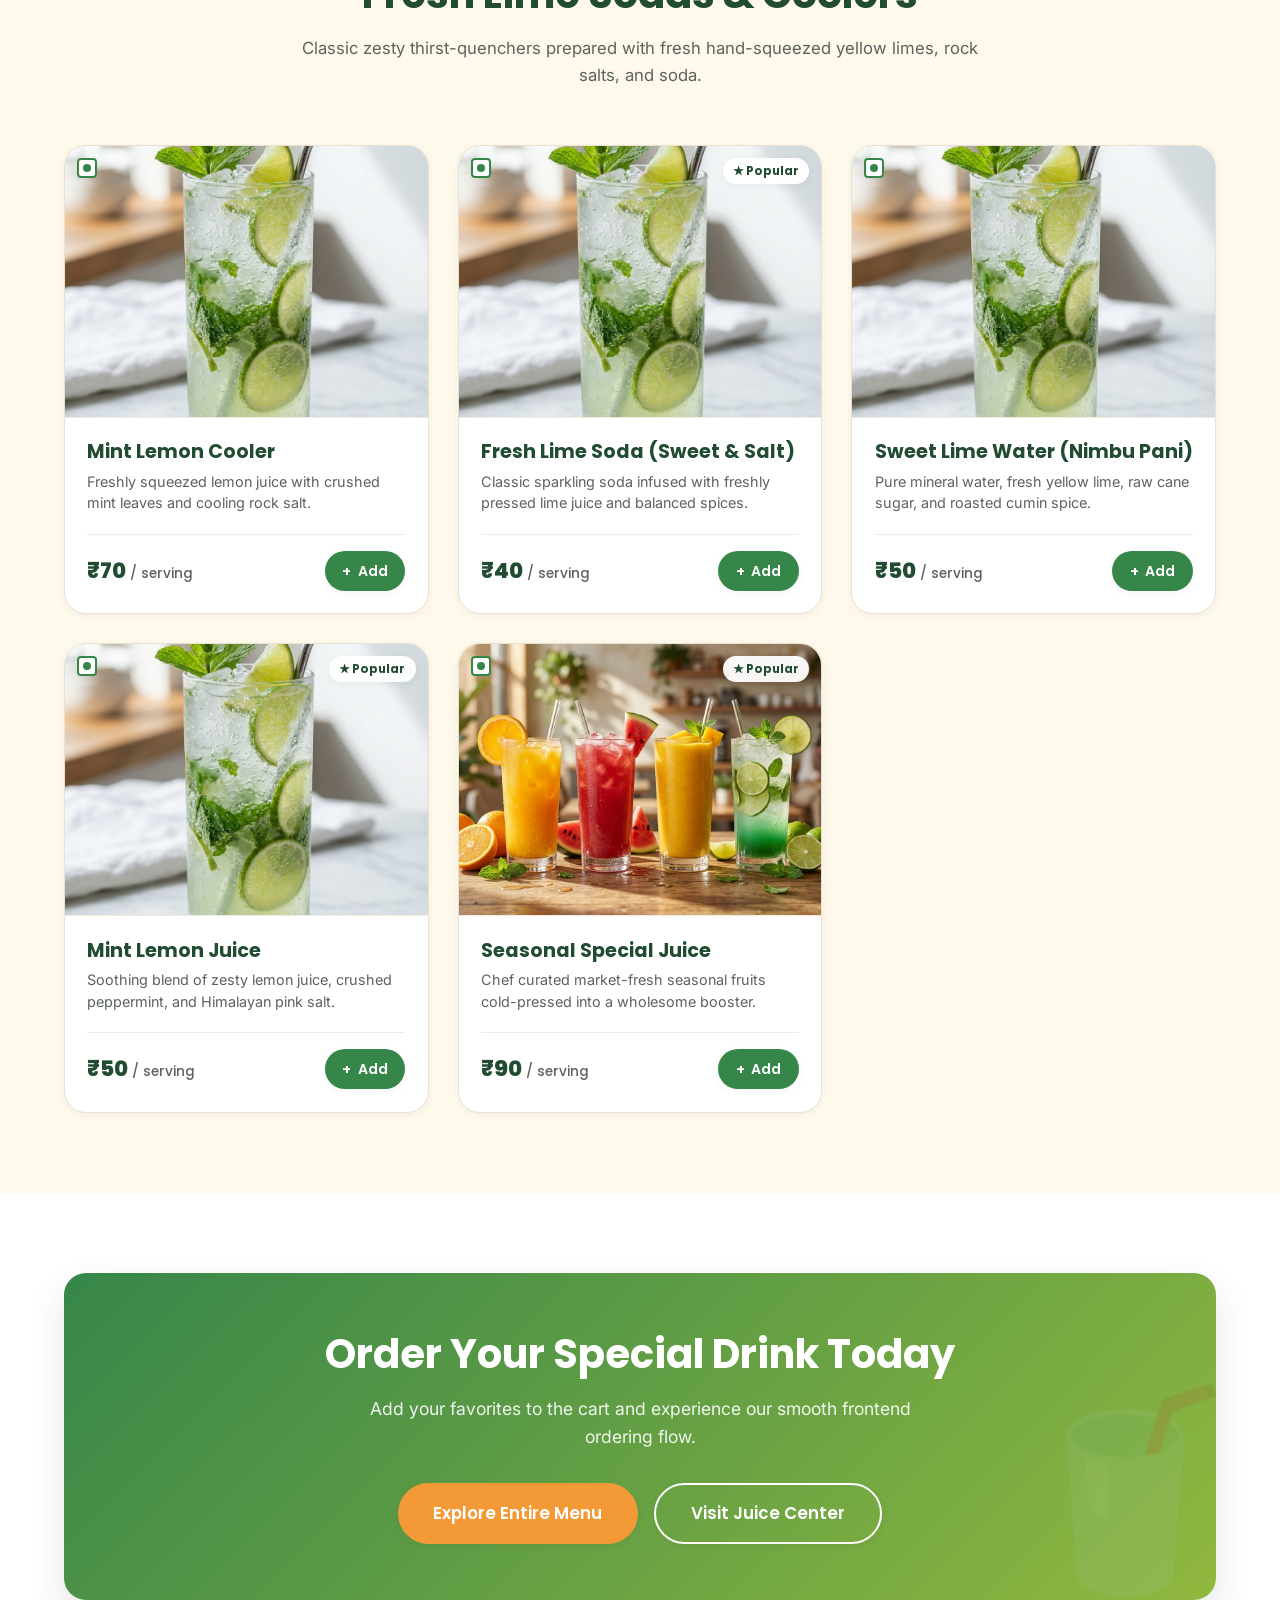
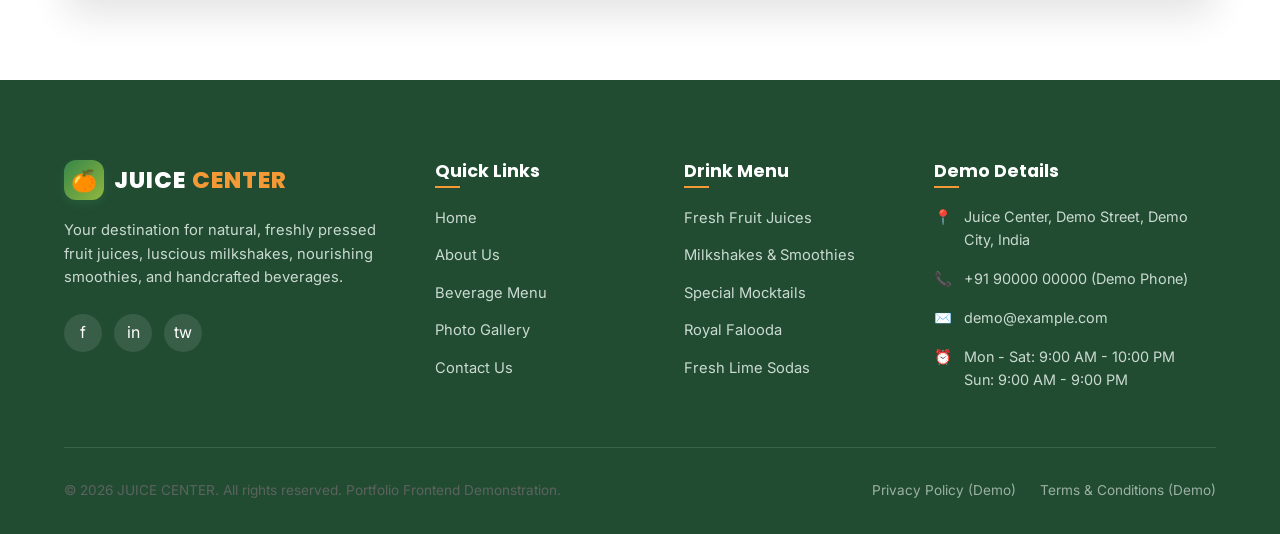
<file: special-drinks.html>
<!DOCTYPE html>
<html lang="en">
<head>
  <meta charset="UTF-8">
  <meta name="viewport" content="width=device-width, initial-scale=1.0">
  <title>Special Drinks | Juice Center</title>
  <meta name="description" content="Discover sparkling mocktails, royal falooda, fresh lime sodas, and handcrafted coolers at Juice Center. 100% non-alcoholic demo beverages.">
  <meta property="og:title" content="Special Drinks | Juice Center">
  <meta property="og:description" content="Sparkling virgin mojitos, royal falooda, lime sodas, and signature coolers.">

  <!-- Google Fonts -->
  <link rel="preconnect" href="https://fonts.googleapis.com">
  <link rel="preconnect" href="https://fonts.gstatic.com" crossorigin>
  <link href="https://fonts.googleapis.com/css2?family=Inter:wght@400;500;600;700&family=Poppins:wght@600;700;800&display=swap" rel="stylesheet">

  <link rel="stylesheet" href="css/style.css">
</head>
<body>

  <!-- HEADER -->
  <header class="site-header">
    <div class="container header-container">
      <a href="index.html" class="site-logo" aria-label="Juice Center Home">
        <span class="site-logo-icon">🍊</span>
        <span class="site-logo-text">JUICE <span>CENTER</span></span>
      </a>

      <nav class="nav-menu" aria-label="Main Navigation">
        <a href="index.html" class="nav-link">Home</a>
        <a href="about.html" class="nav-link">About</a>
        <a href="menu.html" class="nav-link">Menu</a>
        <a href="fresh-juices.html" class="nav-link">Fresh Juices</a>
        <a href="milkshakes.html" class="nav-link">Milkshakes</a>
        <a href="special-drinks.html" class="nav-link active">Special Drinks</a>
        <a href="gallery.html" class="nav-link">Gallery</a>
        <a href="contact.html" class="nav-link">Contact</a>
      </nav>

      <div class="header-actions">
        <button class="cart-toggle-btn" aria-label="View shopping cart" title="Cart">
          🛒
          <span class="cart-badge" style="display: none;">0</span>
        </button>
        <a href="menu.html" class="btn btn-primary btn-sm">Order Now</a>
        <button class="mobile-nav-toggle" aria-label="Toggle navigation menu">
          <span></span>
          <span></span>
          <span></span>
        </button>
      </div>
    </div>
  </header>

  <main>
    <!-- PAGE BANNER -->
    <div class="page-banner">
      <div class="container">
        <div class="breadcrumb">
          <a href="index.html">Home</a>
          <span>/</span>
          <span>Special Drinks</span>
        </div>
        <h1>Artisanal Special Beverages</h1>
        <p>From effervescent mocktails to royal multi-layered faloodas and zesty fresh lime coolers.</p>
      </div>
    </div>

    <!-- MOCKTAILS & COOLERS -->
    <section class="section section-bg-cream">
      <div class="container">
        <div class="section-header">
          <span class="section-tag">Sparkling &amp; Chilled</span>
          <h2 class="section-title">Mocktails &amp; Refreshers</h2>
          <p class="section-subtitle">
            100% non-alcoholic sparkling coolers infused with fresh mint, lime, and vibrant fruit infusions.
          </p>
        </div>

        <div class="beverage-grid" id="mocktailsGrid">
          <!-- Populated by script -->
        </div>
      </div>
    </section>

    <!-- ROYAL FALOODA SHOWCASE -->
    <section class="section section-bg-white">
      <div class="container">
        <div class="section-header">
          <span class="section-tag tag-watermelon">Traditional Indulgence</span>
          <h2 class="section-title">Royal Falooda Collection</h2>
          <p class="section-subtitle">
            Rich layered dessert drinks with vermicelli, sabja basil seeds, flavored syrups, milk, and premium ice cream.
          </p>
        </div>

        <div class="beverage-grid" id="faloodaGrid">
          <!-- Populated by script -->
        </div>
      </div>
    </section>

    <!-- FRESH LIME & CITRUS SPECIALS -->
    <section class="section section-bg-cream">
      <div class="container">
        <div class="section-header">
          <span class="section-tag">Instant Rehydration</span>
          <h2 class="section-title">Fresh Lime Sodas &amp; Coolers</h2>
          <p class="section-subtitle">
            Classic zesty thirst-quenchers prepared with fresh hand-squeezed yellow limes, rock salts, and soda.
          </p>
        </div>

        <div class="beverage-grid" id="limeGrid">
          <!-- Populated by script -->
        </div>
      </div>
    </section>

    <!-- CTA BANNER -->
    <section class="section section-bg-white">
      <div class="container">
        <div class="cta-banner">
          <h2>Order Your Special Drink Today</h2>
          <p>
            Add your favorites to the cart and experience our smooth frontend ordering flow.
          </p>
          <div class="cta-actions">
            <a href="menu.html" class="btn btn-secondary btn-lg">Explore Entire Menu</a>
            <a href="contact.html" class="btn btn-outline-white btn-lg">Visit Juice Center</a>
          </div>
        </div>
      </div>
    </section>
  </main>

  <!-- FOOTER -->
  <footer class="site-footer">
    <div class="container">
      <div class="footer-grid">
        <div class="footer-col footer-brand">
          <a href="index.html" class="site-logo">
            <span class="site-logo-icon">🍊</span>
            <span class="site-logo-text">JUICE <span>CENTER</span></span>
          </a>
          <p class="footer-desc">
            Your destination for natural, freshly pressed fruit juices, luscious milkshakes, nourishing smoothies, and handcrafted beverages.
          </p>
          <div class="footer-social-links">
            <a href="#" class="social-icon-btn" aria-label="Facebook">f</a>
            <a href="#" class="social-icon-btn" aria-label="Instagram">in</a>
            <a href="#" class="social-icon-btn" aria-label="Twitter">tw</a>
          </div>
        </div>

        <div class="footer-col">
          <h4>Quick Links</h4>
          <ul class="footer-links">
            <li><a href="index.html">Home</a></li>
            <li><a href="about.html">About Us</a></li>
            <li><a href="menu.html">Beverage Menu</a></li>
            <li><a href="gallery.html">Photo Gallery</a></li>
            <li><a href="contact.html">Contact Us</a></li>
          </ul>
        </div>

        <div class="footer-col">
          <h4>Drink Menu</h4>
          <ul class="footer-links">
            <li><a href="fresh-juices.html">Fresh Fruit Juices</a></li>
            <li><a href="milkshakes.html">Milkshakes &amp; Smoothies</a></li>
            <li><a href="special-drinks.html">Special Mocktails</a></li>
            <li><a href="special-drinks.html">Royal Falooda</a></li>
            <li><a href="special-drinks.html">Fresh Lime Sodas</a></li>
          </ul>
        </div>

        <div class="footer-col">
          <h4>Demo Details</h4>
          <div class="footer-contact-info">
            <div class="footer-contact-item">
              <span>📍</span>
              <span>Juice Center, Demo Street, Demo City, India</span>
            </div>
            <div class="footer-contact-item">
              <span>📞</span>
              <span>+91 90000 00000 (Demo Phone)</span>
            </div>
            <div class="footer-contact-item">
              <span>✉️</span>
              <span>demo@example.com</span>
            </div>
            <div class="footer-contact-item">
              <span>⏰</span>
              <span>Mon - Sat: 9:00 AM - 10:00 PM<br>Sun: 9:00 AM - 9:00 PM</span>
            </div>
          </div>
        </div>
      </div>

      <div class="footer-bottom">
        <p>&copy; 2026 JUICE CENTER. All rights reserved. Portfolio Frontend Demonstration.</p>
        <div class="footer-legal-links">
          <a href="#">Privacy Policy (Demo)</a>
          <a href="#">Terms &amp; Conditions (Demo)</a>
        </div>
      </div>
    </div>
  </footer>

  <!-- CART DRAWER & CHECKOUT MODALS -->
  <div class="cart-overlay" id="cartOverlay"></div>
  <aside class="cart-drawer" id="cartDrawer" aria-label="Shopping Cart">
    <div class="cart-drawer-header">
      <h3><span>🛒</span> Your Beverage Cart</h3>
      <button class="cart-close-btn" id="cartCloseBtn" aria-label="Close cart">✕</button>
    </div>
    <div class="cart-drawer-items" id="cartDrawerItems"></div>
    <div class="cart-drawer-footer">
      <div class="cart-summary-row"><span>Subtotal</span><span id="cartSubtotal">₹0</span></div>
      <div class="cart-summary-row"><span>Demo Delivery</span><span id="cartDelivery">₹20</span></div>
      <div class="cart-summary-row total-row"><span>Demo Total</span><span id="cartGrandTotal">₹0</span></div>
      <button class="btn btn-primary btn-block" id="cartCheckoutBtn">Proceed to Demo Checkout</button>
    </div>
  </aside>

  <div class="modal" id="checkoutModal">
    <div class="modal-dialog">
      <button class="modal-close-btn" id="checkoutCloseBtn" aria-label="Close modal">✕</button>
      <div class="modal-header">
        <span class="section-tag">Frontend Demo Only</span>
        <h3>Complete Demo Order</h3>
        <p>No real payments or data transmissions occur.</p>
      </div>
      <div id="modalOrderSummary"></div>
      <form id="checkoutForm">
        <div class="form-group">
          <label class="form-label" for="orderName">Full Name *</label>
          <input type="text" id="orderName" class="form-control" placeholder="e.g. Aditi Sharma" required>
        </div>
        <div class="form-group">
          <label class="form-label" for="orderPhone">Phone Number *</label>
          <input type="tel" id="orderPhone" class="form-control" placeholder="+91 90000 00000" required>
        </div>
        <div class="form-group">
          <label class="form-label" for="orderAddress">Delivery / Pickup Address *</label>
          <textarea id="orderAddress" class="form-control" rows="2" placeholder="Demo Address, Street, City" required></textarea>
        </div>
        <div class="form-group">
          <label class="form-label" for="orderNotes">Special Preparation Instructions</label>
          <input type="text" id="orderNotes" class="form-control" placeholder="e.g. Less ice, no added sugar">
        </div>
        <div style="display: flex; gap: 1rem; margin-top: 1.5rem;">
          <button type="button" class="btn btn-outline" id="checkoutCancelBtn" style="flex: 1;">Cancel</button>
          <button type="submit" class="btn btn-primary" style="flex: 2;">Confirm Demo Order</button>
        </div>
      </form>
    </div>
  </div>

  <div class="modal" id="orderSuccessModal">
    <div class="modal-dialog" style="text-align: center;">
      <div style="font-size: 3.5rem; margin-bottom: 1rem;">🎉</div>
      <span class="section-tag">Demo Simulation Confirmed</span>
      <h3 style="margin: 0.5rem 0 1rem 0;">Thank You for Your Order!</h3>
      <p style="margin-bottom: 1.5rem;">
        Your demo order reference is: <strong id="confirmedOrderRef" style="color: var(--color-primary); font-size: 1.1rem;">JC-000000</strong>
      </p>
      <button class="btn btn-primary btn-block" id="successCloseBtn">Continue Exploring Menu</button>
    </div>
  </div>

  <button class="back-to-top-btn" id="backToTop" aria-label="Back to top">↑</button>
  <script src="js/script.js"></script>

  <script>
    document.addEventListener('DOMContentLoaded', () => {
      const specials = JUICE_MENU.filter(item => item.category === 'special-drinks');
      
      const mocktails = specials.filter(s => ['mocktail', 'refresher'].includes(s.subCategory));
      const falooda = specials.filter(s => s.subCategory === 'falooda');
      const lime = specials.filter(s => ['lime', 'special'].includes(s.subCategory));

      const mocktailsGrid = document.getElementById('mocktailsGrid');
      const faloodaGrid = document.getElementById('faloodaGrid');
      const limeGrid = document.getElementById('limeGrid');

      if (mocktailsGrid) mocktailsGrid.innerHTML = mocktails.map(d => createDrinkCard(d)).join('');
      if (faloodaGrid) faloodaGrid.innerHTML = falooda.map(d => createDrinkCard(d)).join('');
      if (limeGrid) limeGrid.innerHTML = lime.map(d => createDrinkCard(d)).join('');
    });
  </script>
</body>
</html>
</file>
<file: css/style.css>
/* ==========================================================================
   JUICE CENTER - MASTER STYLESHEET
   Clean, Modern, Vibrant & Responsive Vanilla CSS
   ========================================================================== */

/* --------------------------------------------------------------------------
   1. CSS VARIABLES & THEME SETUP
   -------------------------------------------------------------------------- */
:root {
  /* Brand Palette */
  --color-primary: #36864A;        /* Fresh Green */
  --color-primary-dark: #214C32;   /* Dark Green */
  --color-primary-light: #48a660;
  --color-lime: #91B83E;           /* Lime Green */
  --color-orange: #F39A36;         /* Zesty Orange */
  --color-mango: #FFD166;          /* Mango Yellow */
  --color-watermelon: #E65B5B;     /* Watermelon Red */
  --color-cream: #FFF9EC;          /* Warm Cream Background */
  --color-cream-subtle: #FAF6ED;
  --color-white: #FFFFFF;
  --color-charcoal: #292D2A;       /* Text Color */
  --color-charcoal-muted: #5C635E;
  --color-border: #E8E2D2;
  --color-border-light: #F0EADF;

  /* Accent Gradient Helpers */
  --gradient-fresh: linear-gradient(135deg, #36864A 0%, #91B83E 100%);
  --gradient-citrus: linear-gradient(135deg, #F39A36 0%, #FFD166 100%);
  --gradient-berry: linear-gradient(135deg, #E65B5B 0%, #F39A36 100%);
  --gradient-cool: linear-gradient(135deg, #1aa39c 0%, #48cae4 100%);
  --gradient-hero-overlay: linear-gradient(180deg, rgba(33, 76, 50, 0.85) 0%, rgba(54, 134, 74, 0.7) 100%);

  /* Typography */
  --font-heading: 'Poppins', -apple-system, BlinkMacSystemFont, 'Segoe UI', Roboto, Helvetica, Arial, sans-serif;
  --font-body: 'Inter', -apple-system, BlinkMacSystemFont, 'Segoe UI', Roboto, Helvetica, Arial, sans-serif;

  /* Shadows */
  --shadow-sm: 0 2px 8px rgba(41, 45, 42, 0.05);
  --shadow-md: 0 8px 20px rgba(41, 45, 42, 0.08);
  --shadow-lg: 0 16px 36px rgba(41, 45, 42, 0.12);
  --shadow-hover: 0 20px 40px rgba(54, 134, 74, 0.18);

  /* Radius */
  --radius-sm: 8px;
  --radius-md: 14px;
  --radius-lg: 22px;
  --radius-full: 9999px;

  /* Transitions */
  --transition-fast: 0.2s cubic-bezier(0.16, 1, 0.3, 1);
  --transition-smooth: 0.35s cubic-bezier(0.16, 1, 0.3, 1);

  /* Container */
  --container-max: 1200px;
}

/* --------------------------------------------------------------------------
   2. CSS RESET & GLOBAL BASE
   -------------------------------------------------------------------------- */
*, *::before, *::after {
  box-sizing: border-box;
  margin: 0;
  padding: 0;
}

html {
  font-size: 16px;
  scroll-behavior: smooth;
  -webkit-font-smoothing: antialiased;
  -moz-osx-font-smoothing: grayscale;
}

body {
  font-family: var(--font-body);
  color: var(--color-charcoal);
  background-color: var(--color-cream);
  line-height: 1.6;
  min-height: 100vh;
  display: flex;
  flex-direction: column;
  overflow-x: hidden;
}

img {
  max-width: 100%;
  height: auto;
  display: block;
}

a {
  color: inherit;
  text-decoration: none;
  transition: color var(--transition-fast);
}

button, input, textarea, select {
  font: inherit;
  border: none;
  outline: none;
  background: none;
}

button {
  cursor: pointer;
}

ul, ol {
  list-style: none;
}

/* Headings */
h1, h2, h3, h4, h5, h6 {
  font-family: var(--font-heading);
  color: var(--color-primary-dark);
  line-height: 1.25;
  font-weight: 700;
}

h1 { font-size: clamp(2.2rem, 5vw, 3.5rem); }
h2 { font-size: clamp(1.8rem, 3.5vw, 2.5rem); }
h3 { font-size: clamp(1.3rem, 2.5vw, 1.75rem); }
h4 { font-size: 1.2rem; }

p {
  color: var(--color-charcoal-muted);
}

.container {
  width: 100%;
  max-width: var(--container-max);
  margin: 0 auto;
  padding: 0 1.5rem;
}

.section {
  padding: 5rem 0;
  position: relative;
}

.section-bg-white {
  background-color: var(--color-white);
}

.section-bg-cream {
  background-color: var(--color-cream);
}

.section-bg-subtle {
  background-color: var(--color-cream-subtle);
}

.section-header {
  text-align: center;
  max-width: 680px;
  margin: 0 auto 3.5rem auto;
}

.section-tag {
  display: inline-block;
  padding: 0.35rem 1rem;
  background-color: rgba(54, 134, 74, 0.12);
  color: var(--color-primary);
  font-family: var(--font-heading);
  font-size: 0.82rem;
  font-weight: 600;
  letter-spacing: 0.05em;
  text-transform: uppercase;
  border-radius: var(--radius-full);
  margin-bottom: 0.75rem;
}

.section-tag.tag-orange {
  background-color: rgba(243, 154, 54, 0.15);
  color: #c96e0f;
}

.section-tag.tag-watermelon {
  background-color: rgba(230, 91, 91, 0.15);
  color: #c43232;
}

.section-title {
  margin-bottom: 1rem;
}

.section-subtitle {
  font-size: 1.05rem;
  color: var(--color-charcoal-muted);
}

/* --------------------------------------------------------------------------
   3. BUTTONS & UI COMPONENTS
   -------------------------------------------------------------------------- */
.btn {
  display: inline-flex;
  align-items: center;
  justify-content: center;
  gap: 0.5rem;
  padding: 0.75rem 1.6rem;
  font-family: var(--font-heading);
  font-size: 0.95rem;
  font-weight: 600;
  border-radius: var(--radius-full);
  transition: all var(--transition-smooth);
  white-space: nowrap;
  box-shadow: var(--shadow-sm);
  cursor: pointer;
}

.btn-primary {
  background-color: var(--color-primary);
  color: var(--color-white);
}

.btn-primary:hover {
  background-color: var(--color-primary-dark);
  box-shadow: var(--shadow-hover);
  transform: translateY(-2px);
}

.btn-secondary {
  background-color: var(--color-orange);
  color: var(--color-white);
}

.btn-secondary:hover {
  background-color: #d88122;
  box-shadow: 0 10px 24px rgba(243, 154, 54, 0.28);
  transform: translateY(-2px);
}

.btn-outline {
  border: 2px solid var(--color-primary);
  color: var(--color-primary);
  background-color: transparent;
}

.btn-outline:hover {
  background-color: var(--color-primary);
  color: var(--color-white);
  transform: translateY(-2px);
}

.btn-outline-white {
  border: 2px solid var(--color-white);
  color: var(--color-white);
  background-color: transparent;
}

.btn-outline-white:hover {
  background-color: var(--color-white);
  color: var(--color-primary-dark);
  transform: translateY(-2px);
}

.btn-sm {
  padding: 0.45rem 1rem;
  font-size: 0.85rem;
}

.btn-lg {
  padding: 0.95rem 2.2rem;
  font-size: 1.05rem;
}

.btn-block {
  width: 100%;
}

/* Demo Notice Banner */
.demo-badge {
  display: inline-flex;
  align-items: center;
  gap: 0.35rem;
  font-size: 0.75rem;
  font-weight: 600;
  color: var(--color-charcoal-muted);
  background: rgba(41, 45, 42, 0.06);
  padding: 0.25rem 0.65rem;
  border-radius: var(--radius-sm);
  letter-spacing: 0.02em;
}

/* --------------------------------------------------------------------------
   4. NAVIGATION HEADER
   -------------------------------------------------------------------------- */
.site-header {
  position: sticky;
  top: 0;
  z-index: 100;
  background-color: rgba(255, 249, 236, 0.95);
  backdrop-filter: blur(12px);
  -webkit-backdrop-filter: blur(12px);
  border-bottom: 1px solid var(--color-border);
  transition: all var(--transition-fast);
}

.site-header.is-scrolled {
  background-color: rgba(255, 255, 255, 0.98);
  box-shadow: 0 4px 20px rgba(0, 0, 0, 0.06);
  border-bottom-color: transparent;
}

.header-container {
  display: flex;
  align-items: center;
  justify-content: space-between;
  height: 4.8rem;
}

/* Text Logo */
.site-logo {
  display: flex;
  align-items: center;
  gap: 0.6rem;
  text-decoration: none;
}

.site-logo-icon {
  width: 40px;
  height: 40px;
  border-radius: 12px;
  background: var(--gradient-fresh);
  display: flex;
  align-items: center;
  justify-content: center;
  font-size: 1.3rem;
  box-shadow: 0 4px 10px rgba(54, 134, 74, 0.25);
}

.site-logo-text {
  font-family: var(--font-heading);
  font-size: 1.45rem;
  font-weight: 800;
  letter-spacing: 0.05em;
  color: var(--color-primary-dark);
  text-transform: uppercase;
}

.site-logo-text span {
  color: var(--color-orange);
}

/* Navigation Links */
.nav-menu {
  display: flex;
  align-items: center;
  gap: 1.5rem;
}

.nav-link {
  font-family: var(--font-heading);
  font-size: 0.92rem;
  font-weight: 600;
  color: var(--color-charcoal);
  padding: 0.4rem 0.2rem;
  position: relative;
  transition: color var(--transition-fast);
}

.nav-link::after {
  content: '';
  position: absolute;
  bottom: 0;
  left: 0;
  width: 0%;
  height: 2px;
  background-color: var(--color-primary);
  border-radius: 2px;
  transition: width var(--transition-smooth);
}

.nav-link:hover,
.nav-link.active {
  color: var(--color-primary);
}

.nav-link.active::after {
  width: 100%;
}

/* Header Actions */
.header-actions {
  display: flex;
  align-items: center;
  gap: 1rem;
}

.cart-toggle-btn {
  position: relative;
  width: 44px;
  height: 44px;
  border-radius: var(--radius-full);
  background-color: var(--color-white);
  border: 1px solid var(--color-border);
  display: flex;
  align-items: center;
  justify-content: center;
  font-size: 1.25rem;
  color: var(--color-charcoal);
  transition: all var(--transition-fast);
}

.cart-toggle-btn:hover {
  background-color: var(--color-primary);
  color: var(--color-white);
  border-color: var(--color-primary);
}

.cart-badge {
  position: absolute;
  top: -4px;
  right: -4px;
  width: 20px;
  height: 20px;
  border-radius: 50%;
  background-color: var(--color-watermelon);
  color: var(--color-white);
  font-size: 0.72rem;
  font-weight: 700;
  display: flex;
  align-items: center;
  justify-content: center;
  box-shadow: 0 2px 5px rgba(230, 91, 91, 0.4);
}

/* Mobile Toggle Hamburger */
.mobile-nav-toggle {
  display: none;
  flex-direction: column;
  justify-content: center;
  align-items: center;
  width: 42px;
  height: 42px;
  border-radius: var(--radius-sm);
  background-color: var(--color-white);
  border: 1px solid var(--color-border);
  gap: 5px;
  cursor: pointer;
  z-index: 120;
}

.mobile-nav-toggle span {
  display: block;
  width: 22px;
  height: 2px;
  background-color: var(--color-charcoal);
  transition: all 0.3s ease;
}

.mobile-nav-toggle.open span:nth-child(1) {
  transform: translateY(7px) rotate(45deg);
}
.mobile-nav-toggle.open span:nth-child(2) {
  opacity: 0;
}
.mobile-nav-toggle.open span:nth-child(3) {
  transform: translateY(-7px) rotate(-45deg);
}

/* --------------------------------------------------------------------------
   5. PLACEHOLDER IMAGE CONTAINERS (CSS-DESIGNED ONLY)
   -------------------------------------------------------------------------- */
.image-placeholder {
  position: relative;
  width: 100%;
  aspect-ratio: 4 / 3;
  border-radius: var(--radius-md);
  overflow: hidden;
  display: flex;
  flex-direction: column;
  align-items: center;
  justify-content: center;
  text-align: center;
  padding: 1.5rem;
  background-color: var(--color-cream);
  border: 1px solid var(--color-border);
  box-shadow: inset 0 2px 6px rgba(0, 0, 0, 0.03);
  transition: transform var(--transition-smooth), box-shadow var(--transition-smooth);
}

.image-placeholder::before {
  content: '';
  position: absolute;
  inset: 0;
  opacity: 0.85;
  background: radial-gradient(circle at 50% 20%, rgba(255, 255, 255, 0.8), transparent 70%);
  pointer-events: none;
}

.placeholder-icon {
  font-size: 2.8rem;
  margin-bottom: 0.6rem;
  filter: drop-shadow(0 4px 6px rgba(0, 0, 0, 0.08));
  transition: transform var(--transition-smooth);
  position: relative;
  z-index: 2;
}

.placeholder-label {
  font-family: var(--font-heading);
  font-size: 0.78rem;
  font-weight: 700;
  letter-spacing: 0.06em;
  text-transform: uppercase;
  color: var(--color-charcoal);
  background: rgba(255, 255, 255, 0.88);
  backdrop-filter: blur(4px);
  padding: 0.35rem 0.85rem;
  border-radius: var(--radius-full);
  box-shadow: var(--shadow-sm);
  position: relative;
  z-index: 2;
}

.placeholder-subtag {
  font-size: 0.68rem;
  color: var(--color-charcoal-muted);
  margin-top: 0.35rem;
  position: relative;
  z-index: 2;
}

/* In case user puts <img> directly inside placeholder */
.image-placeholder img {
  position: absolute;
  inset: 0;
  width: 100%;
  height: 100%;
  object-fit: cover;
  z-index: 3;
  border-radius: inherit;
  transition: transform var(--transition-smooth);
}

.beverage-card:hover .image-placeholder img,
.gallery-card:hover .image-placeholder img {
  transform: scale(1.06);
}

.image-placeholder:has(img) .placeholder-icon,
.image-placeholder:has(img) .placeholder-label,
.image-placeholder:has(img) .placeholder-subtag {
  display: none !important;
}

/* Specific Placeholder Palette Gradients */
.placeholder-orange {
  background: linear-gradient(145deg, #FFF3E0 0%, #FFE0B2 50%, #FFCC80 100%);
  border-color: #FFE082;
}
.placeholder-watermelon {
  background: linear-gradient(145deg, #FFEBEE 0%, #FFCDD2 50%, #EF9A9A 100%);
  border-color: #FFCDD2;
}
.placeholder-mango {
  background: linear-gradient(145deg, #FFFDE7 0%, #FFF9C4 50%, #FFF59D 100%);
  border-color: #FFF176;
}
.placeholder-pomegranate {
  background: linear-gradient(145deg, #FCE4EC 0%, #F8BBD0 50%, #F48FB1 100%);
  border-color: #F8BBD0;
}
.placeholder-green {
  background: linear-gradient(145deg, #E8F5E9 0%, #C8E6C9 50%, #A5D6A7 100%);
  border-color: #C8E6C9;
}
.placeholder-chocolate {
  background: linear-gradient(145deg, #EFEBE9 0%, #D7CCC8 50%, #BCAAA4 100%);
  border-color: #D7CCC8;
}
.placeholder-berry {
  background: linear-gradient(145deg, #F3E5F5 0%, #E1BEE7 50%, #CE93D8 100%);
  border-color: #E1BEE7;
}
.placeholder-cool {
  background: linear-gradient(145deg, #E0F7FA 0%, #B2EBF2 50%, #80DEEA 100%);
  border-color: #B2EBF2;
}
.placeholder-hero {
  aspect-ratio: 16 / 10;
  background: radial-gradient(circle at 30% 30%, #FFF8E7, #FFE5B4 60%, #E8F5E9 100%);
  border: 2px dashed #91B83E;
}

/* --------------------------------------------------------------------------
   6. HERO SECTION
   -------------------------------------------------------------------------- */
.hero {
  padding: 4rem 0 5rem 0;
  position: relative;
  overflow: hidden;
  background: radial-gradient(circle at 90% 10%, rgba(145, 184, 62, 0.15), transparent 40%),
              radial-gradient(circle at 10% 90%, rgba(243, 154, 54, 0.12), transparent 45%),
              var(--color-cream);
}

.hero-grid {
  display: grid;
  grid-template-columns: 1.15fr 0.85fr;
  align-items: center;
  gap: 3.5rem;
}

.hero-content {
  position: relative;
  z-index: 2;
}

.hero-badge {
  display: inline-flex;
  align-items: center;
  gap: 0.5rem;
  background-color: var(--color-white);
  padding: 0.4rem 1rem;
  border-radius: var(--radius-full);
  box-shadow: var(--shadow-sm);
  margin-bottom: 1.5rem;
  border: 1px solid var(--color-border);
}

.hero-badge-dot {
  width: 8px;
  height: 8px;
  border-radius: 50%;
  background-color: var(--color-primary);
}

.hero-badge-text {
  font-family: var(--font-heading);
  font-size: 0.85rem;
  font-weight: 600;
  color: var(--color-primary-dark);
}

.hero-title {
  font-size: clamp(2.5rem, 5.5vw, 4rem);
  font-weight: 800;
  line-height: 1.12;
  margin-bottom: 1.25rem;
  color: var(--color-primary-dark);
}

.hero-title span {
  color: var(--color-primary);
  position: relative;
  display: inline-block;
}

.hero-title span::after {
  content: '';
  position: absolute;
  left: 0;
  bottom: 6px;
  width: 100%;
  height: 8px;
  background-color: rgba(255, 209, 102, 0.55);
  z-index: -1;
  border-radius: 4px;
}

.hero-description {
  font-size: 1.15rem;
  color: var(--color-charcoal-muted);
  margin-bottom: 2.2rem;
  max-width: 540px;
}

.hero-actions {
  display: flex;
  align-items: center;
  flex-wrap: wrap;
  gap: 1rem;
  margin-bottom: 2.5rem;
}

.hero-stats {
  display: grid;
  grid-template-columns: repeat(3, auto);
  gap: 2rem;
  padding-top: 1.8rem;
  border-top: 1px solid var(--color-border);
}

.stat-item h3 {
  font-size: 1.6rem;
  color: var(--color-primary-dark);
  font-weight: 800;
  margin-bottom: 0.15rem;
}

.stat-item p {
  font-size: 0.85rem;
  color: var(--color-charcoal-muted);
  font-weight: 500;
}

/* Hero Media Display */
.hero-media {
  position: relative;
}

.hero-card-main {
  background-color: var(--color-white);
  padding: 1.25rem;
  border-radius: var(--radius-lg);
  box-shadow: var(--shadow-lg);
  border: 1px solid var(--color-border);
}

.hero-floating-badge {
  position: absolute;
  background: var(--color-white);
  padding: 0.75rem 1.2rem;
  border-radius: var(--radius-md);
  box-shadow: var(--shadow-md);
  display: flex;
  align-items: center;
  gap: 0.75rem;
  z-index: 5;
  border: 1px solid var(--color-border-light);
  animation: float 4s ease-in-out infinite;
}

.badge-top-left {
  top: -20px;
  left: -20px;
}

.badge-bottom-right {
  bottom: -20px;
  right: -20px;
  animation-delay: 2s;
}

@keyframes float {
  0%, 100% { transform: translateY(0); }
  50% { transform: translateY(-8px); }
}

.floating-icon {
  font-size: 1.8rem;
}

.floating-text strong {
  display: block;
  font-size: 0.9rem;
  color: var(--color-primary-dark);
}

.floating-text span {
  font-size: 0.75rem;
  color: var(--color-charcoal-muted);
}

/* --------------------------------------------------------------------------
   7. BEVERAGE CARD & MENU GRID
   -------------------------------------------------------------------------- */
.beverage-grid {
  display: grid;
  grid-template-columns: repeat(auto-fill, minmax(280px, 1fr));
  gap: 1.8rem;
}

.beverage-card {
  background-color: var(--color-white);
  border-radius: var(--radius-lg);
  overflow: hidden;
  box-shadow: var(--shadow-sm);
  border: 1px solid var(--color-border);
  display: flex;
  flex-direction: column;
  transition: transform var(--transition-smooth), box-shadow var(--transition-smooth), border-color var(--transition-smooth);
  position: relative;
}

.beverage-card:hover {
  transform: translateY(-6px);
  box-shadow: var(--shadow-hover);
  border-color: rgba(54, 134, 74, 0.4);
}

.beverage-card-media {
  position: relative;
  overflow: hidden;
}

.beverage-card .image-placeholder {
  aspect-ratio: 4 / 3;
  border-radius: 0;
  border: none;
  border-bottom: 1px solid var(--color-border-light);
}

.beverage-badge-veg {
  position: absolute;
  top: 12px;
  left: 12px;
  width: 20px;
  height: 20px;
  border: 2px solid #36864A;
  border-radius: 4px;
  display: flex;
  align-items: center;
  justify-content: center;
  background-color: var(--color-white);
  z-index: 4;
}

.beverage-badge-veg::after {
  content: '';
  width: 8px;
  height: 8px;
  background-color: #36864A;
  border-radius: 50%;
}

.beverage-tag {
  position: absolute;
  top: 12px;
  right: 12px;
  background: rgba(255, 255, 255, 0.95);
  backdrop-filter: blur(4px);
  font-family: var(--font-heading);
  font-size: 0.72rem;
  font-weight: 700;
  padding: 0.25rem 0.65rem;
  border-radius: var(--radius-full);
  color: var(--color-primary-dark);
  box-shadow: var(--shadow-sm);
  z-index: 4;
}

.beverage-card-body {
  padding: 1.4rem;
  display: flex;
  flex-direction: column;
  flex-grow: 1;
}

.beverage-title {
  font-size: 1.2rem;
  margin-bottom: 0.4rem;
  color: var(--color-primary-dark);
}

.beverage-desc {
  font-size: 0.9rem;
  color: var(--color-charcoal-muted);
  margin-bottom: 1.25rem;
  flex-grow: 1;
  line-height: 1.5;
}

.beverage-card-footer {
  display: flex;
  align-items: center;
  justify-content: space-between;
  padding-top: 1rem;
  border-top: 1px solid var(--color-border-light);
  gap: 0.5rem;
}

.beverage-price {
  font-family: var(--font-heading);
  font-size: 1.35rem;
  font-weight: 800;
  color: var(--color-primary-dark);
}

.beverage-price span {
  font-size: 0.85rem;
  font-weight: 500;
  color: var(--color-charcoal-muted);
}

.btn-add-cart {
  display: inline-flex;
  align-items: center;
  gap: 0.4rem;
  padding: 0.55rem 1.1rem;
  background-color: var(--color-primary);
  color: var(--color-white);
  border-radius: var(--radius-full);
  font-size: 0.88rem;
  font-weight: 600;
  transition: all var(--transition-fast);
}

.btn-add-cart:hover {
  background-color: var(--color-primary-dark);
  transform: translateY(-2px);
  box-shadow: 0 4px 12px rgba(54, 134, 74, 0.3);
}

/* --------------------------------------------------------------------------
   8. CATEGORY PILLS & SEARCH FILTER BAR
   -------------------------------------------------------------------------- */
.filter-bar {
  display: flex;
  flex-direction: column;
  gap: 1.5rem;
  margin-bottom: 3rem;
  background-color: var(--color-white);
  padding: 1.5rem;
  border-radius: var(--radius-lg);
  border: 1px solid var(--color-border);
  box-shadow: var(--shadow-sm);
}

.search-box {
  position: relative;
  width: 100%;
}

.search-box input {
  width: 100%;
  padding: 0.85rem 1.2rem 0.85rem 3rem;
  background-color: var(--color-cream);
  border: 1px solid var(--color-border);
  border-radius: var(--radius-full);
  font-size: 0.95rem;
  color: var(--color-charcoal);
  transition: border-color var(--transition-fast), background-color var(--transition-fast);
}

.search-box input:focus {
  background-color: var(--color-white);
  border-color: var(--color-primary);
  box-shadow: 0 0 0 3px rgba(54, 134, 74, 0.15);
}

.search-box-icon {
  position: absolute;
  left: 1.1rem;
  top: 50%;
  transform: translateY(-50%);
  font-size: 1.1rem;
  color: var(--color-charcoal-muted);
  pointer-events: none;
}

.category-filter-list {
  display: flex;
  align-items: center;
  gap: 0.6rem;
  overflow-x: auto;
  padding-bottom: 0.3rem;
  scrollbar-width: thin;
}

.category-filter-list::-webkit-scrollbar {
  height: 4px;
}
.category-filter-list::-webkit-scrollbar-thumb {
  background: var(--color-border);
  border-radius: 4px;
}

.category-pill {
  padding: 0.5rem 1.2rem;
  border-radius: var(--radius-full);
  background-color: var(--color-cream);
  color: var(--color-charcoal);
  font-family: var(--font-heading);
  font-size: 0.88rem;
  font-weight: 600;
  border: 1px solid var(--color-border);
  white-space: nowrap;
  cursor: pointer;
  transition: all var(--transition-fast);
}

.category-pill:hover,
.category-pill.active {
  background-color: var(--color-primary);
  color: var(--color-white);
  border-color: var(--color-primary);
  box-shadow: 0 4px 10px rgba(54, 134, 74, 0.2);
}

/* --------------------------------------------------------------------------
   9. FEATURE BOXES / HIGHLIGHT CARDS
   -------------------------------------------------------------------------- */
.feature-grid {
  display: grid;
  grid-template-columns: repeat(auto-fit, minmax(260px, 1fr));
  gap: 2rem;
}

.feature-card {
  background: var(--color-white);
  padding: 2.2rem 1.8rem;
  border-radius: var(--radius-lg);
  border: 1px solid var(--color-border);
  box-shadow: var(--shadow-sm);
  text-align: center;
  transition: transform var(--transition-smooth), box-shadow var(--transition-smooth);
}

.feature-card:hover {
  transform: translateY(-6px);
  box-shadow: var(--shadow-md);
}

.feature-icon-wrapper {
  width: 70px;
  height: 70px;
  border-radius: 20px;
  margin: 0 auto 1.5rem auto;
  display: flex;
  align-items: center;
  justify-content: center;
  font-size: 2rem;
  background-color: rgba(54, 134, 74, 0.1);
  color: var(--color-primary);
}

.feature-card:nth-child(2) .feature-icon-wrapper {
  background-color: rgba(243, 154, 54, 0.12);
}

.feature-card:nth-child(3) .feature-icon-wrapper {
  background-color: rgba(230, 91, 91, 0.12);
}

.feature-card:nth-child(4) .feature-icon-wrapper {
  background-color: rgba(145, 184, 62, 0.15);
}

.feature-title {
  font-size: 1.25rem;
  margin-bottom: 0.65rem;
}

.feature-text {
  font-size: 0.93rem;
  color: var(--color-charcoal-muted);
  line-height: 1.6;
}

/* Category Highlights Showcase */
.category-highlight-grid {
  display: grid;
  grid-template-columns: repeat(auto-fit, minmax(240px, 1fr));
  gap: 1.5rem;
}

.category-highlight-card {
  position: relative;
  background-color: var(--color-white);
  border-radius: var(--radius-lg);
  padding: 2rem 1.5rem;
  text-align: center;
  border: 1px solid var(--color-border);
  box-shadow: var(--shadow-sm);
  transition: all var(--transition-smooth);
  display: flex;
  flex-direction: column;
  align-items: center;
}

.category-highlight-card:hover {
  transform: translateY(-6px);
  box-shadow: var(--shadow-hover);
  border-color: var(--color-primary);
}

.category-icon-circle {
  width: 80px;
  height: 80px;
  border-radius: 50%;
  display: flex;
  align-items: center;
  justify-content: center;
  font-size: 2.5rem;
  margin-bottom: 1.25rem;
  background-color: var(--color-cream);
  border: 2px dashed var(--color-border);
}

/* --------------------------------------------------------------------------
   10. TESTIMONIALS (CLEARLY LABELED DEMO CONTENT)
   -------------------------------------------------------------------------- */
.testimonial-grid {
  display: grid;
  grid-template-columns: repeat(auto-fit, minmax(300px, 1fr));
  gap: 2rem;
}

.testimonial-card {
  background-color: var(--color-white);
  padding: 2rem;
  border-radius: var(--radius-lg);
  border: 1px solid var(--color-border);
  box-shadow: var(--shadow-sm);
  display: flex;
  flex-direction: column;
  justify-content: space-between;
}

.testimonial-quote {
  font-size: 0.98rem;
  font-style: italic;
  color: var(--color-charcoal);
  margin-bottom: 1.5rem;
  line-height: 1.6;
  position: relative;
}

.testimonial-quote::before {
  content: '“';
  font-size: 3rem;
  line-height: 1;
  color: var(--color-orange);
  opacity: 0.35;
  display: block;
  margin-bottom: -0.8rem;
}

.testimonial-author {
  display: flex;
  align-items: center;
  gap: 1rem;
}

.testimonial-avatar {
  width: 48px;
  height: 48px;
  border-radius: 50%;
  background: var(--gradient-citrus);
  display: flex;
  align-items: center;
  justify-content: center;
  font-weight: 700;
  color: var(--color-primary-dark);
  font-size: 1.1rem;
}

.author-info h4 {
  font-size: 0.98rem;
  margin-bottom: 0.15rem;
}

.author-info p {
  font-size: 0.8rem;
  color: var(--color-charcoal-muted);
}

/* --------------------------------------------------------------------------
   11. FAQ ACCORDION
   -------------------------------------------------------------------------- */
.faq-list {
  max-width: 800px;
  margin: 0 auto;
  display: flex;
  flex-direction: column;
  gap: 1rem;
}

.faq-item {
  background-color: var(--color-white);
  border-radius: var(--radius-md);
  border: 1px solid var(--color-border);
  overflow: hidden;
  transition: border-color var(--transition-fast);
}

.faq-item.active {
  border-color: var(--color-primary);
}

.faq-question {
  width: 100%;
  padding: 1.25rem 1.5rem;
  text-align: left;
  display: flex;
  align-items: center;
  justify-content: space-between;
  font-family: var(--font-heading);
  font-size: 1.05rem;
  font-weight: 600;
  color: var(--color-primary-dark);
  cursor: pointer;
}

.faq-icon {
  font-size: 1.2rem;
  transition: transform var(--transition-smooth);
  color: var(--color-primary);
}

.faq-item.active .faq-icon {
  transform: rotate(45deg);
}

.faq-answer {
  max-height: 0;
  overflow: hidden;
  transition: max-height 0.4s ease, padding 0.4s ease;
  padding: 0 1.5rem;
  color: var(--color-charcoal-muted);
  font-size: 0.95rem;
  line-height: 1.6;
}

.faq-item.active .faq-answer {
  max-height: 300px;
  padding: 0 1.5rem 1.25rem 1.5rem;
}

/* --------------------------------------------------------------------------
   12. GALLERY & LIGHTBOX
   -------------------------------------------------------------------------- */
.gallery-grid {
  display: grid;
  grid-template-columns: repeat(auto-fill, minmax(280px, 1fr));
  gap: 1.8rem;
}

.gallery-card {
  position: relative;
  border-radius: var(--radius-lg);
  overflow: hidden;
  box-shadow: var(--shadow-sm);
  border: 1px solid var(--color-border);
  cursor: pointer;
  background-color: var(--color-white);
  transition: transform var(--transition-smooth), box-shadow var(--transition-smooth);
}

.gallery-card:hover {
  transform: translateY(-6px);
  box-shadow: var(--shadow-hover);
}

.gallery-card .image-placeholder {
  aspect-ratio: 1 / 1;
  border-radius: 0;
  border: none;
}

.gallery-card:hover .placeholder-icon {
  transform: scale(1.15);
}

.gallery-overlay {
  position: absolute;
  inset: 0;
  background: rgba(33, 76, 50, 0.88);
  display: flex;
  flex-direction: column;
  align-items: center;
  justify-content: center;
  opacity: 0;
  transition: opacity var(--transition-smooth);
  padding: 1.5rem;
  text-align: center;
  color: var(--color-white);
  z-index: 10;
}

.gallery-card:hover .gallery-overlay {
  opacity: 1;
}

.gallery-overlay h4 {
  color: var(--color-white);
  font-size: 1.2rem;
  margin-bottom: 0.3rem;
}

.gallery-overlay span {
  font-size: 0.85rem;
  color: var(--color-mango);
}

.gallery-overlay .view-zoom-icon {
  margin-top: 1rem;
  font-size: 1.5rem;
}

/* Lightbox Modal */
.lightbox-modal {
  position: fixed;
  inset: 0;
  background: rgba(0, 0, 0, 0.92);
  z-index: 1000;
  display: flex;
  align-items: center;
  justify-content: center;
  padding: 1.5rem;
  opacity: 0;
  visibility: hidden;
  transition: opacity 0.3s ease, visibility 0.3s ease;
}

.lightbox-modal.active {
  opacity: 1;
  visibility: visible;
}

.lightbox-content {
  position: relative;
  max-width: 650px;
  width: 100%;
  background: var(--color-white);
  border-radius: var(--radius-lg);
  overflow: hidden;
  box-shadow: var(--shadow-lg);
  text-align: center;
  padding: 2rem;
}

.lightbox-placeholder-preview {
  width: 100%;
  aspect-ratio: 16 / 10;
  border-radius: var(--radius-md);
  margin-bottom: 1.5rem;
}

.lightbox-close-btn {
  position: absolute;
  top: 15px;
  right: 15px;
  background: rgba(0, 0, 0, 0.1);
  color: var(--color-charcoal);
  width: 36px;
  height: 36px;
  border-radius: 50%;
  font-size: 1.2rem;
  display: flex;
  align-items: center;
  justify-content: center;
  cursor: pointer;
  transition: background var(--transition-fast);
}

.lightbox-close-btn:hover {
  background: var(--color-watermelon);
  color: var(--color-white);
}

.lightbox-nav-btn {
  position: absolute;
  top: 50%;
  transform: translateY(-50%);
  background: rgba(255, 255, 255, 0.9);
  color: var(--color-charcoal);
  width: 44px;
  height: 44px;
  border-radius: 50%;
  display: flex;
  align-items: center;
  justify-content: center;
  font-size: 1.4rem;
  cursor: pointer;
  box-shadow: var(--shadow-md);
  transition: all var(--transition-fast);
}

.lightbox-nav-btn:hover {
  background: var(--color-primary);
  color: var(--color-white);
}

.lightbox-prev {
  left: 10px;
}

.lightbox-next {
  right: 10px;
}

/* --------------------------------------------------------------------------
   13. CONTACT PAGE & FORMS
   -------------------------------------------------------------------------- */
.contact-grid {
  display: grid;
  grid-template-columns: 1fr 1.25fr;
  gap: 3.5rem;
}

.contact-info-card {
  background: var(--color-white);
  padding: 2.5rem;
  border-radius: var(--radius-lg);
  border: 1px solid var(--color-border);
  box-shadow: var(--shadow-sm);
}

.contact-details-list {
  display: flex;
  flex-direction: column;
  gap: 1.8rem;
  margin: 2rem 0;
}

.contact-detail-item {
  display: flex;
  align-items: flex-start;
  gap: 1.2rem;
}

.contact-detail-icon {
  width: 48px;
  height: 48px;
  border-radius: var(--radius-md);
  background-color: rgba(54, 134, 74, 0.12);
  color: var(--color-primary);
  display: flex;
  align-items: center;
  justify-content: center;
  font-size: 1.3rem;
  flex-shrink: 0;
}

.contact-detail-text h4 {
  font-size: 1rem;
  margin-bottom: 0.2rem;
}

.contact-detail-text p {
  font-size: 0.92rem;
}

.contact-form-card {
  background: var(--color-white);
  padding: 2.5rem;
  border-radius: var(--radius-lg);
  border: 1px solid var(--color-border);
  box-shadow: var(--shadow-sm);
}

.form-group {
  margin-bottom: 1.4rem;
}

.form-label {
  display: block;
  font-family: var(--font-heading);
  font-size: 0.88rem;
  font-weight: 600;
  margin-bottom: 0.45rem;
  color: var(--color-primary-dark);
}

.form-control {
  width: 100%;
  padding: 0.8rem 1.1rem;
  border-radius: var(--radius-sm);
  background-color: var(--color-cream);
  border: 1px solid var(--color-border);
  font-size: 0.95rem;
  color: var(--color-charcoal);
  transition: all var(--transition-fast);
}

.form-control:focus {
  background-color: var(--color-white);
  border-color: var(--color-primary);
  box-shadow: 0 0 0 3px rgba(54, 134, 74, 0.15);
}

textarea.form-control {
  resize: vertical;
  min-height: 120px;
}

.form-error {
  color: var(--color-watermelon);
  font-size: 0.8rem;
  margin-top: 0.35rem;
  display: none;
}

.form-group.has-error .form-error {
  display: block;
}

.form-group.has-error .form-control {
  border-color: var(--color-watermelon);
  background-color: #FFF5F5;
}

/* --------------------------------------------------------------------------
   14. SHOPPING CART DRAWER & ORDER SUMMARY
   -------------------------------------------------------------------------- */
.cart-overlay {
  position: fixed;
  inset: 0;
  background: rgba(0, 0, 0, 0.5);
  backdrop-filter: blur(4px);
  z-index: 500;
  opacity: 0;
  visibility: hidden;
  transition: all var(--transition-smooth);
}

.cart-overlay.active {
  opacity: 1;
  visibility: visible;
}

.cart-drawer {
  position: fixed;
  top: 0;
  right: -480px;
  width: 100%;
  max-width: 440px;
  height: 100vh;
  background-color: var(--color-white);
  z-index: 501;
  box-shadow: -5px 0 30px rgba(0, 0, 0, 0.15);
  display: flex;
  flex-direction: column;
  transition: right 0.4s cubic-bezier(0.16, 1, 0.3, 1);
}

.cart-drawer.active {
  right: 0;
}

.cart-drawer-header {
  padding: 1.5rem;
  border-bottom: 1px solid var(--color-border);
  display: flex;
  align-items: center;
  justify-content: space-between;
}

.cart-drawer-header h3 {
  font-size: 1.25rem;
  display: flex;
  align-items: center;
  gap: 0.5rem;
}

.cart-close-btn {
  font-size: 1.4rem;
  color: var(--color-charcoal-muted);
  width: 36px;
  height: 36px;
  border-radius: 50%;
  display: flex;
  align-items: center;
  justify-content: center;
  cursor: pointer;
  transition: all var(--transition-fast);
}

.cart-close-btn:hover {
  background-color: var(--color-cream);
  color: var(--color-charcoal);
}

.cart-drawer-items {
  flex-grow: 1;
  overflow-y: auto;
  padding: 1.5rem;
  display: flex;
  flex-direction: column;
  gap: 1.2rem;
}

.cart-item {
  display: flex;
  align-items: center;
  gap: 1rem;
  padding-bottom: 1.2rem;
  border-bottom: 1px solid var(--color-border-light);
}

.cart-item-placeholder {
  width: 60px;
  height: 60px;
  border-radius: var(--radius-sm);
  display: flex;
  align-items: center;
  justify-content: center;
  font-size: 1.5rem;
  flex-shrink: 0;
  background: var(--color-cream);
  border: 1px solid var(--color-border);
}

.cart-item-info {
  flex-grow: 1;
}

.cart-item-title {
  font-family: var(--font-heading);
  font-size: 0.95rem;
  font-weight: 600;
  color: var(--color-primary-dark);
  margin-bottom: 0.2rem;
}

.cart-item-price {
  font-size: 0.88rem;
  font-weight: 700;
  color: var(--color-primary);
}

.cart-item-controls {
  display: flex;
  align-items: center;
  gap: 0.5rem;
  background-color: var(--color-cream);
  border-radius: var(--radius-full);
  padding: 0.2rem 0.5rem;
  border: 1px solid var(--color-border);
}

.qty-btn {
  width: 24px;
  height: 24px;
  border-radius: 50%;
  display: flex;
  align-items: center;
  justify-content: center;
  font-weight: 700;
  font-size: 0.95rem;
  color: var(--color-charcoal);
  transition: background-color var(--transition-fast);
}

.qty-btn:hover {
  background-color: var(--color-white);
  color: var(--color-primary);
}

.qty-count {
  font-size: 0.85rem;
  font-weight: 600;
  min-width: 18px;
  text-align: center;
}

.cart-item-remove {
  color: #adb5bd;
  font-size: 1.1rem;
  transition: color var(--transition-fast);
  padding: 0.2rem;
}

.cart-item-remove:hover {
  color: var(--color-watermelon);
}

.cart-empty-message {
  text-align: center;
  padding: 3rem 1rem;
  color: var(--color-charcoal-muted);
}

.cart-empty-icon {
  font-size: 3rem;
  margin-bottom: 1rem;
  opacity: 0.7;
}

.cart-drawer-footer {
  padding: 1.5rem;
  border-top: 1px solid var(--color-border);
  background-color: var(--color-cream);
}

.cart-summary-row {
  display: flex;
  justify-content: space-between;
  font-size: 0.92rem;
  margin-bottom: 0.5rem;
  color: var(--color-charcoal-muted);
}

.cart-summary-row.total-row {
  font-size: 1.2rem;
  font-weight: 800;
  color: var(--color-primary-dark);
  padding-top: 0.75rem;
  border-top: 1px dashed var(--color-border);
  margin-top: 0.75rem;
  margin-bottom: 1.25rem;
}

/* Demo Checkout Modal */
.modal {
  position: fixed;
  inset: 0;
  background: rgba(0, 0, 0, 0.6);
  backdrop-filter: blur(4px);
  z-index: 1000;
  display: flex;
  align-items: center;
  justify-content: center;
  padding: 1.5rem;
  opacity: 0;
  visibility: hidden;
  transition: all var(--transition-smooth);
}

.modal.active {
  opacity: 1;
  visibility: visible;
}

.modal-dialog {
  background: var(--color-white);
  width: 100%;
  max-width: 540px;
  max-height: 90vh;
  overflow-y: auto;
  border-radius: var(--radius-lg);
  box-shadow: var(--shadow-lg);
  padding: 2.2rem;
  position: relative;
  transform: translateY(20px);
  transition: transform var(--transition-smooth);
}

.modal.active .modal-dialog {
  transform: translateY(0);
}

.modal-header {
  margin-bottom: 1.5rem;
  text-align: center;
}

.modal-close-btn {
  position: absolute;
  top: 20px;
  right: 20px;
  font-size: 1.2rem;
  width: 32px;
  height: 32px;
  border-radius: 50%;
  display: flex;
  align-items: center;
  justify-content: center;
  background: var(--color-cream);
  cursor: pointer;
}

/* --------------------------------------------------------------------------
   15. CTA BANNER
   -------------------------------------------------------------------------- */
.cta-banner {
  background: var(--gradient-fresh);
  color: var(--color-white);
  border-radius: var(--radius-lg);
  padding: 3.5rem 2.5rem;
  text-align: center;
  position: relative;
  overflow: hidden;
  box-shadow: var(--shadow-lg);
}

.cta-banner::before {
  content: '🥤';
  position: absolute;
  font-size: 12rem;
  opacity: 0.1;
  right: -30px;
  bottom: -40px;
  pointer-events: none;
}

.cta-banner h2 {
  color: var(--color-white);
  margin-bottom: 1rem;
}

.cta-banner p {
  color: rgba(255, 255, 255, 0.9);
  max-width: 600px;
  margin: 0 auto 2rem auto;
  font-size: 1.1rem;
}

.cta-actions {
  display: flex;
  justify-content: center;
  gap: 1rem;
  flex-wrap: wrap;
}

/* --------------------------------------------------------------------------
   16. FOOTER
   -------------------------------------------------------------------------- */
.site-footer {
  background-color: var(--color-primary-dark);
  color: #cadad0;
  padding: 5rem 0 2rem 0;
  margin-top: auto;
}

.footer-grid {
  display: grid;
  grid-template-columns: 1.6fr 1fr 1fr 1.4fr;
  gap: 3rem;
  margin-bottom: 3.5rem;
}

.footer-brand .site-logo-text {
  color: var(--color-white);
}

.footer-desc {
  color: #cadad0;
  font-size: 0.92rem;
  margin: 1.2rem 0 1.5rem 0;
  line-height: 1.6;
}

.footer-social-links {
  display: flex;
  gap: 0.75rem;
}

.social-icon-btn {
  width: 38px;
  height: 38px;
  border-radius: 50%;
  background: rgba(255, 255, 255, 0.1);
  color: var(--color-white);
  display: flex;
  align-items: center;
  justify-content: center;
  font-size: 1rem;
  transition: all var(--transition-fast);
}

.social-icon-btn:hover {
  background: var(--color-orange);
  transform: translateY(-2px);
}

.footer-col h4 {
  color: var(--color-white);
  font-size: 1.1rem;
  margin-bottom: 1.4rem;
  position: relative;
}

.footer-col h4::after {
  content: '';
  position: absolute;
  bottom: -6px;
  left: 0;
  width: 25px;
  height: 2px;
  background-color: var(--color-orange);
}

.footer-links {
  display: flex;
  flex-direction: column;
  gap: 0.75rem;
}

.footer-links a {
  color: #cadad0;
  font-size: 0.92rem;
  transition: color var(--transition-fast), transform var(--transition-fast);
}

.footer-links a:hover {
  color: var(--color-mango);
  transform: translateX(4px);
}

.footer-contact-info {
  display: flex;
  flex-direction: column;
  gap: 1rem;
  font-size: 0.9rem;
}

.footer-contact-item {
  display: flex;
  align-items: flex-start;
  gap: 0.75rem;
}

.footer-bottom {
  padding-top: 2rem;
  border-top: 1px solid rgba(255, 255, 255, 0.12);
  display: flex;
  flex-wrap: wrap;
  align-items: center;
  justify-content: space-between;
  gap: 1rem;
  font-size: 0.85rem;
  color: #9cb1a4;
}

.footer-legal-links {
  display: flex;
  gap: 1.5rem;
}

.footer-legal-links a:hover {
  color: var(--color-white);
}

/* Back To Top Button */
.back-to-top-btn {
  position: fixed;
  bottom: 25px;
  right: 25px;
  width: 45px;
  height: 45px;
  border-radius: 50%;
  background: var(--color-primary);
  color: var(--color-white);
  display: flex;
  align-items: center;
  justify-content: center;
  font-size: 1.2rem;
  box-shadow: var(--shadow-md);
  cursor: pointer;
  opacity: 0;
  visibility: hidden;
  transition: all var(--transition-smooth);
  z-index: 90;
}

.back-to-top-btn.visible {
  opacity: 1;
  visibility: visible;
}

.back-to-top-btn:hover {
  background: var(--color-primary-dark);
  transform: translateY(-4px);
}

/* Toast Notifications */
.toast-container {
  position: fixed;
  bottom: 30px;
  left: 30px;
  z-index: 1100;
  display: flex;
  flex-direction: column;
  gap: 0.75rem;
  pointer-events: none;
}

.toast {
  background-color: var(--color-primary-dark);
  color: var(--color-white);
  padding: 0.85rem 1.4rem;
  border-radius: var(--radius-md);
  box-shadow: var(--shadow-lg);
  display: flex;
  align-items: center;
  gap: 0.75rem;
  font-size: 0.92rem;
  font-weight: 500;
  pointer-events: auto;
  animation: slideToast 0.35s ease forwards;
  border-left: 4px solid var(--color-lime);
}

.toast.toast-error {
  border-left-color: var(--color-watermelon);
}

@keyframes slideToast {
  from {
    opacity: 0;
    transform: translateY(20px);
  }
  to {
    opacity: 1;
    transform: translateY(0);
  }
}

/* --------------------------------------------------------------------------
   17. PAGE BANNER HEADER (FOR SUB-PAGES)
   -------------------------------------------------------------------------- */
.page-banner {
  padding: 3.5rem 0 3rem 0;
  background: radial-gradient(circle at 80% 20%, rgba(145, 184, 62, 0.12), transparent 50%),
              radial-gradient(circle at 10% 80%, rgba(243, 154, 54, 0.1), transparent 50%),
              var(--color-cream);
  border-bottom: 1px solid var(--color-border);
  text-align: center;
}

.page-banner h1 {
  font-size: clamp(2rem, 4vw, 3rem);
  margin-bottom: 0.75rem;
}

.page-banner p {
  max-width: 650px;
  margin: 0 auto;
  font-size: 1.1rem;
}

.breadcrumb {
  display: flex;
  align-items: center;
  justify-content: center;
  gap: 0.5rem;
  font-size: 0.85rem;
  font-weight: 600;
  color: var(--color-charcoal-muted);
  margin-bottom: 1rem;
}

.breadcrumb a:hover {
  color: var(--color-primary);
}

/* --------------------------------------------------------------------------
   18. RESPONSIVE MEDIA QUERIES (MOBILE-FIRST PRINCIPLE)
   -------------------------------------------------------------------------- */
@media (max-width: 992px) {
  .hero-grid {
    grid-template-columns: 1fr;
    text-align: center;
    gap: 3rem;
  }

  .hero-description {
    margin-left: auto;
    margin-right: auto;
  }

  .hero-actions {
    justify-content: center;
  }

  .hero-stats {
    justify-content: center;
  }

  .footer-grid {
    grid-template-columns: 1fr 1fr;
    gap: 2.5rem;
  }

  .contact-grid {
    grid-template-columns: 1fr;
    gap: 2.5rem;
  }
}

@media (max-width: 768px) {
  .mobile-nav-toggle {
    display: flex;
  }

  .nav-menu {
    position: fixed;
    top: 4.8rem;
    left: 0;
    width: 100%;
    background-color: var(--color-white);
    flex-direction: column;
    padding: 2rem 1.5rem;
    gap: 1.2rem;
    border-bottom: 1px solid var(--color-border);
    box-shadow: 0 10px 25px rgba(0, 0, 0, 0.1);
    transform: translateY(-150%);
    opacity: 0;
    visibility: hidden;
    transition: all 0.35s ease;
  }

  .nav-menu.open {
    transform: translateY(0);
    opacity: 1;
    visibility: visible;
  }

  .nav-link {
    font-size: 1.05rem;
    width: 100%;
    text-align: center;
  }

  .footer-grid {
    grid-template-columns: 1fr;
  }

  .footer-bottom {
    flex-direction: column;
    text-align: center;
  }

  .badge-top-left {
    top: 10px;
    left: 10px;
  }

  .badge-bottom-right {
    bottom: 10px;
    right: 10px;
  }
}

@media (max-width: 480px) {
  .section {
    padding: 3.5rem 0;
  }

  .hero-stats {
    grid-template-columns: 1fr;
    gap: 1rem;
  }

  .cart-drawer {
    max-width: 100%;
  }
}

/* Reduced Motion for Accessibility */
@media (prefers-reduced-motion: reduce) {
  *, *::before, *::after {
    animation-duration: 0.01ms !important;
    animation-iteration-count: 1 !important;
    transition-duration: 0.01ms !important;
    scroll-behavior: auto !important;
  }
}
</file>
